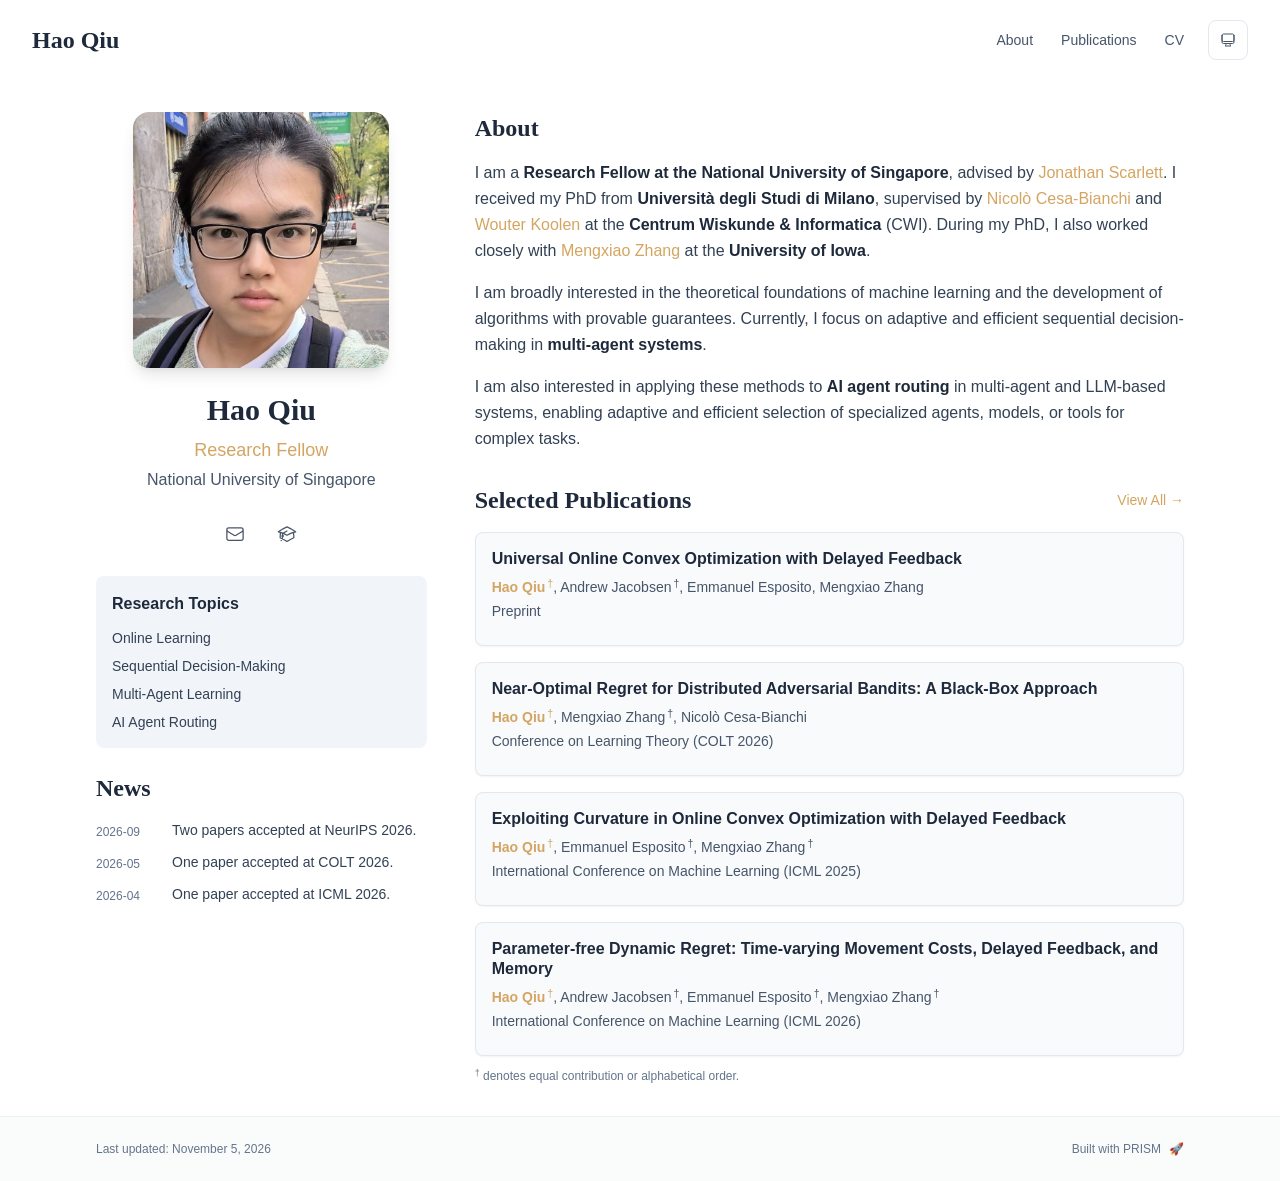
<file: index.html>
<!DOCTYPE html><html lang="en" class="scroll-smooth"><head><meta charSet="utf-8"/><meta name="viewport" content="width=device-width, initial-scale=1"/><link rel="preload" as="image" href="/avatar.jpg"/><link rel="stylesheet" href="/_next/static/css/0f0ed3a03ead60fb.css" data-precedence="next"/><link rel="preload" as="script" fetchPriority="low" href="/_next/static/chunks/webpack-26315814ab64e90c.js"/><script src="/_next/static/chunks/594be1c0-6ae170dead7b0930.js" async=""></script><script src="/_next/static/chunks/172-5ac7b469010a2cfb.js" async=""></script><script src="/_next/static/chunks/main-app-515088f2f0cce254.js" async=""></script><script src="/_next/static/chunks/888-49c37c585af29909.js" async=""></script><script src="/_next/static/chunks/842-acccbd03236f4dfc.js" async=""></script><script src="/_next/static/chunks/800-3b8a0f8f7a1401d0.js" async=""></script><script src="/_next/static/chunks/app/layout-7c42a1c9aaa54ec1.js" async=""></script><script src="/_next/static/chunks/271-d2ed9885f86d4b56.js" async=""></script><script src="/_next/static/chunks/620-1c143b6e38920475.js" async=""></script><script src="/_next/static/chunks/app/page-17a260ae84b84f2a.js" async=""></script><link rel="icon" href="/favicon.svg" type="image/svg+xml"/><script>
              try {
                const theme = localStorage.getItem('theme-storage');
                const parsed = theme ? JSON.parse(theme) : null;
                const setting = parsed?.state?.theme || 'system';
                const prefersDark = typeof window !== 'undefined' && window.matchMedia && window.matchMedia('(prefers-color-scheme: dark)').matches;
                const effective = setting === 'dark' ? 'dark' : (setting === 'light' ? 'light' : (prefersDark ? 'dark' : 'light'));
                var root = document.documentElement;
                root.classList.add(effective);
                root.setAttribute('data-theme', effective);
              } catch (e) {
                var root = document.documentElement;
                root.classList.add('light');
                root.setAttribute('data-theme', 'light');
              }
            </script><script>
    try {
      const cfg = {"enabled":false,"locales":["en"],"defaultLocale":"en","mode":"fixed","fixedLocale":"en","persist":false,"switcher":false,"labels":{"en":"English"}};
      const storageKey = 'locale-storage';
      const normalize = (value) => typeof value === 'string' ? value.trim().replace('_', '-').toLowerCase() : '';
      const matchLocale = (candidate) => {
        const normalized = normalize(candidate);
        if (!normalized) return null;
        if (cfg.locales.includes(normalized)) return normalized;
        const language = normalized.split('-')[0];
        if (cfg.locales.includes(language)) return language;
        return null;
      };

      let resolved = null;

      if (!cfg.enabled) {
        resolved = cfg.defaultLocale;
      } else if (cfg.persist) {
        resolved = matchLocale(localStorage.getItem(storageKey));
      }

      if (!resolved) {
        if (cfg.mode === 'fixed') {
          resolved = cfg.fixedLocale;
        } else {
          resolved = matchLocale(navigator.language);
        }
      }

      if (!resolved) {
        resolved = cfg.defaultLocale;
      }

      const root = document.documentElement;
      root.lang = resolved;
      root.setAttribute('data-locale', resolved);

      if (cfg.persist) {
        localStorage.setItem(storageKey, resolved);
      }
    } catch (e) {
      const root = document.documentElement;
      root.lang = 'en';
      root.setAttribute('data-locale', 'en');
    }
  </script><title>Hao Qiu</title><meta name="description" content="Hao Qiu is a Research Fellow at the National University of Singapore and received his PhD from Università degli Studi di Milano."/><meta name="author" content="Hao Qiu"/><meta name="keywords" content="Hao Qiu,PhD,Research,National University of Singapore"/><meta name="creator" content="Hao Qiu"/><meta name="publisher" content="Hao Qiu"/><meta property="og:title" content="Hao Qiu"/><meta property="og:description" content="Hao Qiu is a Research Fellow at the National University of Singapore and received his PhD from Università degli Studi di Milano."/><meta property="og:site_name" content="Hao Qiu&#x27;s Academic Website"/><meta property="og:locale" content="en_US"/><meta property="og:type" content="website"/><meta name="twitter:card" content="summary"/><meta name="twitter:title" content="Hao Qiu"/><meta name="twitter:description" content="Hao Qiu is a Research Fellow at the National University of Singapore and received his PhD from Università degli Studi di Milano."/><link rel="icon" href="/favicon.svg"/><script>document.querySelectorAll('body link[rel="icon"], body link[rel="apple-touch-icon"]').forEach(el => document.head.appendChild(el))</script><script src="/_next/static/chunks/polyfills-42372ed130431b0a.js" noModule=""></script></head><body class="font-sans antialiased"><div style="visibility:hidden"><nav class="fixed top-0 left-0 right-0 z-50" data-headlessui-state=""><div class="transition-all duration-300 ease-out bg-transparent" style="transform:translateY(-100px)"><div class="max-w-7xl mx-auto px-4 sm:px-6 lg:px-8"><div class="flex justify-between items-center h-16 lg:h-20"><div class="flex-shrink-0" tabindex="0"><a class="text-xl lg:text-2xl font-serif font-semibold text-primary hover:text-accent transition-colors duration-200" href="/">Hao Qiu</a></div><div class="hidden lg:block"><div class="ml-10 flex items-center space-x-3"><div class="relative flex items-baseline space-x-1"><a data-nav-href="/" class="relative px-3 py-2 text-sm font-medium rounded-lg transition-colors duration-150 text-primary" href="/">About</a><a data-nav-href="/publications" class="relative px-3 py-2 text-sm font-medium rounded-lg transition-colors duration-150 text-neutral-600" href="/publications/">Publications</a><a data-nav-href="/cv.pdf" class="relative px-3 py-2 text-sm font-medium rounded-lg transition-colors duration-150 text-neutral-600" href="/cv.pdf" target="_blank" rel="noopener noreferrer">CV</a></div><div class="flex items-center justify-center w-10 h-10 rounded-lg border border-neutral-200 dark:border-[rgba(148,163,184,0.24)] bg-background dark:bg-neutral-800"><div class="w-4 h-4 rounded-full bg-neutral-300 animate-pulse"></div></div></div></div><div class="lg:hidden flex items-center space-x-2"><div class="flex items-center justify-center w-10 h-10 rounded-lg border border-neutral-200 dark:border-[rgba(148,163,184,0.24)] bg-background dark:bg-neutral-800"><div class="w-4 h-4 rounded-full bg-neutral-300 animate-pulse"></div></div><button class="inline-flex items-center justify-center p-2 rounded-md text-neutral-600 hover:text-primary hover:bg-neutral-100 dark:hover:bg-neutral-800 focus:outline-none focus:ring-2 focus:ring-inset focus:ring-accent transition-colors duration-200" id="headlessui-disclosure-button-«R7pdb»" type="button" aria-expanded="false" data-headlessui-state=""><span class="sr-only">Open main menu</span><div><svg xmlns="http://www.w3.org/2000/svg" fill="none" viewBox="0 0 24 24" stroke-width="1.5" stroke="currentColor" aria-hidden="true" data-slot="icon" class="block h-6 w-6"><path stroke-linecap="round" stroke-linejoin="round" d="M3.75 6.75h16.5M3.75 12h16.5m-16.5 5.25h16.5"></path></svg></div></button></div></div></div></div></nav><main class="min-h-screen pt-16 lg:pt-20"><div class="max-w-6xl mx-auto px-4 sm:px-6 lg:px-8 py-8 bg-background min-h-screen"><div class="grid grid-cols-1 lg:grid-cols-3 gap-12"><div class="lg:col-span-1"><div class="sticky top-8" style="opacity:0;transform:translateY(20px)"><div class="w-64 h-64 mx-auto mb-6 rounded-2xl overflow-hidden shadow-lg hover:shadow-xl transition-all duration-200 hover:scale-105"><img alt="Hao Qiu" width="256" height="256" decoding="async" data-nimg="1" class="w-full h-full object-cover object-center" style="color:transparent" src="/avatar.jpg"/></div><div class="text-center mb-6"><h1 class="text-3xl font-serif font-bold text-primary mb-2">Hao Qiu</h1><p class="text-lg text-accent font-medium mb-1">Research Fellow</p><p class="text-neutral-600 mb-2">National University of Singapore</p></div><div class="flex flex-wrap justify-center gap-3 sm:gap-4 mb-6 relative px-2"><div class="relative"><button class="p-2 sm:p-2 transition-colors duration-200 text-neutral-600 dark:text-neutral-400 hover:text-accent" aria-label="Email"><svg xmlns="http://www.w3.org/2000/svg" fill="none" viewBox="0 0 24 24" stroke-width="1.5" stroke="currentColor" aria-hidden="true" data-slot="icon" class="h-5 w-5"><path stroke-linecap="round" stroke-linejoin="round" d="M21.75 6.75v10.5a2.25 2.25 0 0 1-2.25 2.25h-15a2.25 2.25 0 0 1-2.25-2.25V6.75m19.5 0A2.25 2.25 0 0 0 19.5 4.5h-15a2.25 2.25 0 0 0-2.25 2.25m19.5 0v.243a2.25 2.25 0 0 1-1.07 1.916l-7.5 4.615a2.25 2.25 0 0 1-2.36 0L3.32 8.91a2.25 2.25 0 0 1-1.07-1.916V6.75"></path></svg></button></div><a href="https://scholar.google.com/citations?user=1qCDd8cAAAAJ&amp;hl=zh-CN" target="_blank" rel="noopener noreferrer" class="p-2 sm:p-2 text-neutral-600 dark:text-neutral-400 hover:text-accent transition-colors duration-200" aria-label="Google Scholar"><svg xmlns="http://www.w3.org/2000/svg" fill="none" viewBox="0 0 24 24" stroke-width="1.5" stroke="currentColor" aria-hidden="true" data-slot="icon" class="h-5 w-5"><path stroke-linecap="round" stroke-linejoin="round" d="M4.26 10.147a60.438 60.438 0 0 0-.491 6.347A48.62 48.62 0 0 1 12 20.904a48.62 48.62 0 0 1 8.232-4.41 60.46 60.46 0 0 0-.491-6.347m-15.482 0a50.636 50.636 0 0 0-2.658-.813A59.906 59.906 0 0 1 12 3.493a59.903 59.903 0 0 1 10.399 5.84c-.896.248-1.783.52-2.658.814m-15.482 0A50.717 50.717 0 0 1 12 13.489a50.702 50.702 0 0 1 7.74-3.342M6.75 15a.75.75 0 1 0 0-1.5.75.75 0 0 0 0 1.5Zm0 0v-3.675A55.378 55.378 0 0 1 12 8.443m-7.007 11.55A5.981 5.981 0 0 0 6.75 15.75v-1.5"></path></svg></a></div><div class="bg-neutral-100 dark:bg-neutral-800 rounded-lg p-4 mb-6 hover:shadow-lg transition-all duration-200 hover:scale-[1.02]"><h3 class="font-semibold text-primary mb-3">Research Topics</h3><div class="space-y-2 text-sm text-neutral-700 dark:text-neutral-500"><div>Online Learning</div><div>Sequential Decision-Making</div><div>Multi-Agent Learning</div><div>AI Agent Routing</div></div></div><section style="opacity:0;transform:translateY(20px)"><h2 class="text-2xl font-serif font-bold text-primary mb-4">News</h2><div class="space-y-3"><div class="flex items-start space-x-3"><span class="text-xs text-neutral-500 mt-1 w-16 flex-shrink-0">2026-09</span><p class="text-sm text-neutral-700">Two papers accepted at NeurIPS 2026.</p></div><div class="flex items-start space-x-3"><span class="text-xs text-neutral-500 mt-1 w-16 flex-shrink-0">2026-05</span><p class="text-sm text-neutral-700">One paper accepted at COLT 2026.</p></div><div class="flex items-start space-x-3"><span class="text-xs text-neutral-500 mt-1 w-16 flex-shrink-0">2026-04</span><p class="text-sm text-neutral-700">One paper accepted at ICML 2026.</p></div></div></section></div></div><div class="lg:col-span-2 space-y-8"><section id="about" class="scroll-mt-24 space-y-8"><section style="opacity:0;transform:translateY(20px)"><h2 class="text-2xl font-serif font-bold text-primary mb-4">About</h2><div class="text-neutral-700 dark:text-neutral-600 leading-relaxed"><p class="mb-4 last:mb-0">I am a <strong class="font-semibold text-primary">Research Fellow at the National University of Singapore</strong>, advised by <a href="https://www.comp.nus.edu.sg/~scarlett/" node="[object Object]" target="_blank" rel="noopener noreferrer" class="text-accent font-medium transition-all duration-200 rounded hover:bg-accent/10 hover:shadow-sm">Jonathan Scarlett</a>. I received my PhD from <strong class="font-semibold text-primary">Università degli Studi di Milano</strong>, supervised by <a href="https://cesa-bianchi.di.unimi.it/index.html" node="[object Object]" target="_blank" rel="noopener noreferrer" class="text-accent font-medium transition-all duration-200 rounded hover:bg-accent/10 hover:shadow-sm">Nicolò Cesa-Bianchi</a> and <a href="https://wouterkoolen.info/" node="[object Object]" target="_blank" rel="noopener noreferrer" class="text-accent font-medium transition-all duration-200 rounded hover:bg-accent/10 hover:shadow-sm">Wouter Koolen</a> at the <strong class="font-semibold text-primary">Centrum Wiskunde &amp; Informatica</strong> (CWI). During my PhD, I also worked closely with <a href="https://mengxiaoz.github.io/" node="[object Object]" target="_blank" rel="noopener noreferrer" class="text-accent font-medium transition-all duration-200 rounded hover:bg-accent/10 hover:shadow-sm">Mengxiao Zhang</a> at the <strong class="font-semibold text-primary">University of Iowa</strong>.</p>
<p class="mb-4 last:mb-0">I am broadly interested in the theoretical foundations of machine learning and the development of algorithms with provable guarantees. Currently, I focus on adaptive and efficient sequential decision-making in <strong class="font-semibold text-primary">multi-agent systems</strong>.</p><p class="mb-4 last:mb-0">I am also interested in applying these methods to <strong class="font-semibold text-primary">AI agent routing</strong> in multi-agent and LLM-based systems, enabling adaptive and efficient selection of specialized agents, models, or tools for complex tasks.</p></div></section><section style="opacity:0;transform:translateY(20px)"><div class="flex items-center justify-between mb-4"><h2 class="text-2xl font-serif font-bold text-primary">Selected Publications</h2><a class="text-accent hover:text-accent-dark text-sm font-medium transition-all duration-200 rounded hover:bg-accent/10 hover:shadow-sm" href="/publications/">View All<!-- --> →</a></div><div class="space-y-4"><div class="bg-neutral-50 dark:bg-neutral-800 p-4 rounded-lg shadow-sm border border-neutral-200 dark:border-[rgba(148,163,184,0.24)] hover:shadow-lg transition-all duration-200 hover:scale-[1.02]" style="opacity:0;transform:translateY(20px)"><h3 class="font-semibold text-primary mb-2 leading-tight"><a href="https://arxiv.org/abs/2610.28058" target="_blank" rel="noopener noreferrer" class="hover:text-accent transition-colors">Universal Online Convex Optimization with Delayed Feedback</a></h3><p class="text-sm text-neutral-600 dark:text-neutral-500 mb-1"><span><span class="font-semibold text-accent">Hao Qiu</span><sup class="ml-0.5 text-accent">†</sup>, </span><span><span class="">Andrew Jacobsen</span><sup class="ml-0.5 text-neutral-600 dark:text-neutral-500">†</sup>, </span><span><span class="">Emmanuel Esposito</span>, </span><span><span class="">Mengxiao Zhang</span></span></p><p class="text-sm text-neutral-600 dark:text-neutral-500 mb-2">Preprint</p></div><div class="bg-neutral-50 dark:bg-neutral-800 p-4 rounded-lg shadow-sm border border-neutral-200 dark:border-[rgba(148,163,184,0.24)] hover:shadow-lg transition-all duration-200 hover:scale-[1.02]" style="opacity:0;transform:translateY(20px)"><h3 class="font-semibold text-primary mb-2 leading-tight"><a href="https://arxiv.org/abs/2602.06404" target="_blank" rel="noopener noreferrer" class="hover:text-accent transition-colors">Near-Optimal Regret for Distributed Adversarial Bandits: A Black-Box Approach</a></h3><p class="text-sm text-neutral-600 dark:text-neutral-500 mb-1"><span><span class="font-semibold text-accent">Hao Qiu</span><sup class="ml-0.5 text-accent">†</sup>, </span><span><span class="">Mengxiao Zhang</span><sup class="ml-0.5 text-neutral-600 dark:text-neutral-500">†</sup>, </span><span><span class="">Nicolò Cesa-Bianchi</span></span></p><p class="text-sm text-neutral-600 dark:text-neutral-500 mb-2">Conference on Learning Theory (COLT 2026)</p></div><div class="bg-neutral-50 dark:bg-neutral-800 p-4 rounded-lg shadow-sm border border-neutral-200 dark:border-[rgba(148,163,184,0.24)] hover:shadow-lg transition-all duration-200 hover:scale-[1.02]" style="opacity:0;transform:translateY(20px)"><h3 class="font-semibold text-primary mb-2 leading-tight"><a href="https://arxiv.org/abs/2506.07595" target="_blank" rel="noopener noreferrer" class="hover:text-accent transition-colors">Exploiting Curvature in Online Convex Optimization with Delayed Feedback</a></h3><p class="text-sm text-neutral-600 dark:text-neutral-500 mb-1"><span><span class="font-semibold text-accent">Hao Qiu</span><sup class="ml-0.5 text-accent">†</sup>, </span><span><span class="">Emmanuel Esposito</span><sup class="ml-0.5 text-neutral-600 dark:text-neutral-500">†</sup>, </span><span><span class="">Mengxiao Zhang</span><sup class="ml-0.5 text-neutral-600 dark:text-neutral-500">†</sup></span></p><p class="text-sm text-neutral-600 dark:text-neutral-500 mb-2">International Conference on Machine Learning (ICML 2025)</p></div><div class="bg-neutral-50 dark:bg-neutral-800 p-4 rounded-lg shadow-sm border border-neutral-200 dark:border-[rgba(148,163,184,0.24)] hover:shadow-lg transition-all duration-200 hover:scale-[1.02]" style="opacity:0;transform:translateY(20px)"><h3 class="font-semibold text-primary mb-2 leading-tight"><a href="https://arxiv.org/abs/2602.06902" target="_blank" rel="noopener noreferrer" class="hover:text-accent transition-colors">Parameter-free Dynamic Regret: Time-varying Movement Costs, Delayed Feedback, and Memory</a></h3><p class="text-sm text-neutral-600 dark:text-neutral-500 mb-1"><span><span class="font-semibold text-accent">Hao Qiu</span><sup class="ml-0.5 text-accent">†</sup>, </span><span><span class="">Andrew Jacobsen</span><sup class="ml-0.5 text-neutral-600 dark:text-neutral-500">†</sup>, </span><span><span class="">Emmanuel Esposito</span><sup class="ml-0.5 text-neutral-600 dark:text-neutral-500">†</sup>, </span><span><span class="">Mengxiao Zhang</span><sup class="ml-0.5 text-neutral-600 dark:text-neutral-500">†</sup></span></p><p class="text-sm text-neutral-600 dark:text-neutral-500 mb-2">International Conference on Machine Learning (ICML 2026)</p></div></div><p class="mt-3 text-xs text-neutral-500 dark:text-neutral-400"><sup>†</sup> <!-- -->denotes equal contribution or alphabetical order.</p></section></section></div></div></div><!--$--><!--/$--><!--$--><!--/$--></main><footer class="border-t border-neutral-200/50 bg-neutral-50/50 dark:bg-neutral-900/50 dark:border-neutral-700/50"><div class="max-w-6xl mx-auto px-4 sm:px-6 lg:px-8 py-6"><div class="flex flex-col sm:flex-row justify-between items-center gap-2"><p class="text-xs text-neutral-500">Last updated<!-- -->: <!-- -->November 5, 2026</p><p class="text-xs text-neutral-500 flex items-center"><a href="https://github.com/xyjoey/PRISM" target="_blank" rel="noopener noreferrer">Built with PRISM</a><span class="ml-2">🚀</span></p></div></div></footer></div><script src="/_next/static/chunks/webpack-26315814ab64e90c.js" async=""></script><script>(self.__next_f=self.__next_f||[]).push([0])</script><script>self.__next_f.push([1,"1:\"$Sreact.fragment\"\n3:I[4967,[\"888\",\"static/chunks/888-49c37c585af29909.js\",\"842\",\"static/chunks/842-acccbd03236f4dfc.js\",\"800\",\"static/chunks/800-3b8a0f8f7a1401d0.js\",\"177\",\"static/chunks/app/layout-7c42a1c9aaa54ec1.js\"],\"ThemeProvider\"]\n4:I[7040,[\"888\",\"static/chunks/888-49c37c585af29909.js\",\"842\",\"static/chunks/842-acccbd03236f4dfc.js\",\"800\",\"static/chunks/800-3b8a0f8f7a1401d0.js\",\"177\",\"static/chunks/app/layout-7c42a1c9aaa54ec1.js\"],\"LocaleProvider\"]\n5:I[7780,[\"888\",\"static/chunks/888-49c37c585af29909.js\",\"842\",\"static/chunks/842-acccbd03236f4dfc.js\",\"800\",\"static/chunks/800-3b8a0f8f7a1401d0.js\",\"177\",\"static/chunks/app/layout-7c42a1c9aaa54ec1.js\"],\"default\"]\n6:I[1379,[],\"\"]\n7:I[8287,[],\"\"]\n8:I[5364,[\"888\",\"static/chunks/888-49c37c585af29909.js\",\"842\",\"static/chunks/842-acccbd03236f4dfc.js\",\"800\",\"static/chunks/800-3b8a0f8f7a1401d0.js\",\"177\",\"static/chunks/app/layout-7c42a1c9aaa54ec1.js\"],\"default\"]\n9:I[643,[\"888\",\"static/chunks/888-49c37c585af29909.js\",\"271\",\"static/chunks/271-d2ed9885f86d4b56.js\",\"842\",\"static/chunks/842-acccbd03236f4dfc.js\",\"620\",\"static/chunks/620-1c143b6e38920475.js\",\"974\",\"static/chunks/app/page-17a260ae84b84f2a.js\"],\"default\"]\na:I[8257,[],\"MetadataBoundary\"]\nc:I[8257,[],\"OutletBoundary\"]\nf:I[7295,[],\"AsyncMetadataOutlet\"]\n11:I[8257,[],\"ViewportBoundary\"]\n13:I[1414,[],\"\"]\n:HL[\"/_next/static/css/0f0ed3a03ead60fb.css\",\"style\"]\n2:T5c8,\n    try {\n      const cfg = {\"enabled\":false,\"locales\":[\"en\"],\"defaultLocale\":\"en\",\"mode\":\"fixed\",\"fixedLocale\":\"en\",\"persist\":false,\"switcher\":false,\"labels\":{\"en\":\"English\"}};\n      const storageKey = 'locale-storage';\n      const normalize = (value) => typeof value === 'string' ? value.trim().replace('_', '-').toLowerCase() : '';\n      const matchLocale = (candidate) => {\n        const normalized = normalize(candidate);\n        if (!normalized) return null;\n        if (cfg.locales.includes(normalized)) return normalized;\n        const language = normalized.split('-')[0];\n        if (cfg.locales.includes(language)) return language;\n        return null;\n  "])</script><script>self.__next_f.push([1,"    };\n\n      let resolved = null;\n\n      if (!cfg.enabled) {\n        resolved = cfg.defaultLocale;\n      } else if (cfg.persist) {\n        resolved = matchLocale(localStorage.getItem(storageKey));\n      }\n\n      if (!resolved) {\n        if (cfg.mode === 'fixed') {\n          resolved = cfg.fixedLocale;\n        } else {\n          resolved = matchLocale(navigator.language);\n        }\n      }\n\n      if (!resolved) {\n        resolved = cfg.defaultLocale;\n      }\n\n      const root = document.documentElement;\n      root.lang = resolved;\n      root.setAttribute('data-locale', resolved);\n\n      if (cfg.persist) {\n        localStorage.setItem(storageKey, resolved);\n      }\n    } catch (e) {\n      const root = document.documentElement;\n      root.lang = 'en';\n      root.setAttribute('data-locale', 'en');\n    }\n  "])</script><script>self.__next_f.push([1,"0:{\"P\":null,\"b\":\"4PyNMyWjgPs3dt6mYCtUz\",\"p\":\"\",\"c\":[\"\",\"\"],\"i\":false,\"f\":[[[\"\",{\"children\":[\"__PAGE__\",{}]},\"$undefined\",\"$undefined\",true],[\"\",[\"$\",\"$1\",\"c\",{\"children\":[[[\"$\",\"link\",\"0\",{\"rel\":\"stylesheet\",\"href\":\"/_next/static/css/0f0ed3a03ead60fb.css\",\"precedence\":\"next\",\"crossOrigin\":\"$undefined\",\"nonce\":\"$undefined\"}]],[\"$\",\"html\",null,{\"lang\":\"en\",\"className\":\"scroll-smooth\",\"suppressHydrationWarning\":true,\"children\":[[\"$\",\"head\",null,{\"children\":[[\"$\",\"link\",null,{\"rel\":\"icon\",\"href\":\"/favicon.svg\",\"type\":\"image/svg+xml\"}],[\"$\",\"script\",null,{\"dangerouslySetInnerHTML\":{\"__html\":\"\\n              try {\\n                const theme = localStorage.getItem('theme-storage');\\n                const parsed = theme ? JSON.parse(theme) : null;\\n                const setting = parsed?.state?.theme || 'system';\\n                const prefersDark = typeof window !== 'undefined' && window.matchMedia && window.matchMedia('(prefers-color-scheme: dark)').matches;\\n                const effective = setting === 'dark' ? 'dark' : (setting === 'light' ? 'light' : (prefersDark ? 'dark' : 'light'));\\n                var root = document.documentElement;\\n                root.classList.add(effective);\\n                root.setAttribute('data-theme', effective);\\n              } catch (e) {\\n                var root = document.documentElement;\\n                root.classList.add('light');\\n                root.setAttribute('data-theme', 'light');\\n              }\\n            \"}}],[\"$\",\"script\",null,{\"dangerouslySetInnerHTML\":{\"__html\":\"$2\"}}]]}],[\"$\",\"body\",null,{\"className\":\"font-sans antialiased\",\"children\":[\"$\",\"$L3\",null,{\"children\":[\"$\",\"$L4\",null,{\"config\":{\"enabled\":false,\"locales\":[\"en\"],\"defaultLocale\":\"en\",\"mode\":\"fixed\",\"fixedLocale\":\"en\",\"persist\":false,\"switcher\":false,\"labels\":{\"en\":\"English\"}},\"children\":[[\"$\",\"$L5\",null,{\"items\":[{\"title\":\"About\",\"type\":\"page\",\"target\":\"about\",\"href\":\"/\"},{\"title\":\"Publications\",\"type\":\"page\",\"target\":\"publications\",\"href\":\"/publications\"},{\"title\":\"CV\",\"type\":\"link\",\"target\":\"cv\",\"href\":\"/cv.pdf\"}],\"siteTitle\":\"Hao Qiu\",\"enableOnePageMode\":false,\"i18n\":\"$0:f:0:1:1:props:children:1:props:children:1:props:children:props:children:props:config\",\"itemsByLocale\":{\"en\":[{\"title\":\"About\",\"type\":\"page\",\"target\":\"about\",\"href\":\"/\"},{\"title\":\"Publications\",\"type\":\"page\",\"target\":\"publications\",\"href\":\"/publications\"},{\"title\":\"CV\",\"type\":\"link\",\"target\":\"cv\",\"href\":\"/cv.pdf\"}]},\"siteTitleByLocale\":{\"en\":\"Hao Qiu\"}}],[\"$\",\"main\",null,{\"className\":\"min-h-screen pt-16 lg:pt-20\",\"children\":[\"$\",\"$L6\",null,{\"parallelRouterKey\":\"children\",\"error\":\"$undefined\",\"errorStyles\":\"$undefined\",\"errorScripts\":\"$undefined\",\"template\":[\"$\",\"$L7\",null,{}],\"templateStyles\":\"$undefined\",\"templateScripts\":\"$undefined\",\"notFound\":[[[\"$\",\"title\",null,{\"children\":\"404: This page could not be found.\"}],[\"$\",\"div\",null,{\"style\":{\"fontFamily\":\"system-ui,\\\"Segoe UI\\\",Roboto,Helvetica,Arial,sans-serif,\\\"Apple Color Emoji\\\",\\\"Segoe UI Emoji\\\"\",\"height\":\"100vh\",\"textAlign\":\"center\",\"display\":\"flex\",\"flexDirection\":\"column\",\"alignItems\":\"center\",\"justifyContent\":\"center\"},\"children\":[\"$\",\"div\",null,{\"children\":[[\"$\",\"style\",null,{\"dangerouslySetInnerHTML\":{\"__html\":\"body{color:#000;background:#fff;margin:0}.next-error-h1{border-right:1px solid rgba(0,0,0,.3)}@media (prefers-color-scheme:dark){body{color:#fff;background:#000}.next-error-h1{border-right:1px solid rgba(255,255,255,.3)}}\"}}],[\"$\",\"h1\",null,{\"className\":\"next-error-h1\",\"style\":{\"display\":\"inline-block\",\"margin\":\"0 20px 0 0\",\"padding\":\"0 23px 0 0\",\"fontSize\":24,\"fontWeight\":500,\"verticalAlign\":\"top\",\"lineHeight\":\"49px\"},\"children\":404}],[\"$\",\"div\",null,{\"style\":{\"display\":\"inline-block\"},\"children\":[\"$\",\"h2\",null,{\"style\":{\"fontSize\":14,\"fontWeight\":400,\"lineHeight\":\"49px\",\"margin\":0},\"children\":\"This page could not be found.\"}]}]]}]}]],[]],\"forbidden\":\"$undefined\",\"unauthorized\":\"$undefined\"}]}],[\"$\",\"$L8\",null,{\"lastUpdated\":\"November 5, 2026\",\"lastUpdatedByLocale\":{\"en\":\"November 5, 2026\"},\"defaultLocale\":\"en\"}]]}]}]}]]}]]}],{\"children\":[\"__PAGE__\",[\"$\",\"$1\",\"c\",{\"children\":[[\"$\",\"$L9\",null,{\"dataByLocale\":{\"en\":{\"author\":{\"name\":\"Hao Qiu\",\"title\":\"Research Fellow\",\"institution\":\"National University of Singapore\",\"avatar\":\"/avatar.jpg\"},\"social\":{\"email\":\"qiuhaosai@gmail.com\",\"google_scholar\":\"https://scholar.google.com/citations?user=1qCDd8cAAAAJ&hl=zh-CN\"},\"features\":{\"enable_likes\":false,\"enable_one_page_mode\":false},\"enableOnePageMode\":false,\"researchInterests\":[\"Online Learning\",\"Sequential Decision-Making\",\"Multi-Agent Learning\",\"AI Agent Routing\"],\"pagesToShow\":[{\"type\":\"about\",\"id\":\"about\",\"sections\":[{\"id\":\"about\",\"type\":\"markdown\",\"source\":\"bio.md\",\"title\":\"About\",\"content\":\"I am a **Research Fellow at the National University of Singapore**, advised by [Jonathan Scarlett](https://www.comp.nus.edu.sg/~scarlett/). I received my PhD from **Università degli Studi di Milano**, supervised by [Nicolò Cesa-Bianchi](https://cesa-bianchi.di.unimi.it/index.html) and [Wouter Koolen](https://wouterkoolen.info/) at the **Centrum Wiskunde & Informatica** (CWI). During my PhD, I also worked closely with [Mengxiao Zhang](https://mengxiaoz.github.io/) at the **University of Iowa**.\\n\\nI am broadly interested in the theoretical foundations of machine learning and the development of algorithms with provable guarantees. Currently, I focus on adaptive and efficient sequential decision-making in **multi-agent systems**.\\n\\nI am also interested in applying these methods to **AI agent routing** in multi-agent and LLM-based systems, enabling adaptive and efficient selection of specialized agents, models, or tools for complex tasks.\\n\"},{\"id\":\"featured_publications\",\"type\":\"publications\",\"title\":\"Selected Publications\",\"filter\":\"selected\",\"limit\":4,\"publications\":[{\"id\":\"qiu2026universaldelayed\",\"title\":\"Universal Online Convex Optimization with Delayed Feedback\",\"titleNodes\":[{\"type\":\"text\",\"text\":\"Universal Online Convex Optimization with Delayed Feedback\"}],\"authors\":[{\"name\":\"Hao Qiu\",\"isHighlighted\":true,\"isCorresponding\":false,\"isEqualContribution\":true},{\"name\":\"Andrew Jacobsen\",\"isHighlighted\":false,\"isCorresponding\":false,\"isEqualContribution\":true},{\"name\":\"Emmanuel Esposito\",\"isHighlighted\":false,\"isCorresponding\":false,\"isEqualContribution\":false},{\"name\":\"Mengxiao Zhang\",\"isHighlighted\":false,\"isCorresponding\":false,\"isEqualContribution\":false}],\"year\":2026,\"type\":\"preprint\",\"status\":\"published\",\"tags\":[\"Machine Learning\",\"Online Optimization\",\"Delayed Feedback\"],\"keywords\":[\"Machine Learning\",\"Online Optimization\",\"Delayed Feedback\"],\"researchArea\":\"machine-learning\",\"journal\":\"arXiv preprint arXiv:2610.28058\",\"conference\":\"\",\"url\":\"https://arxiv.org/abs/2610.28058\",\"abstract\":\"\",\"description\":\"\",\"publishedDate\":\"2026-10-20\",\"selected\":true,\"bibtex\":\"@misc{qiu2026universaldelayed,\\n  title = {Universal Online Convex Optimization With Delayed Feedback},\\n  author = {Hao Qiu and Andrew Jacobsen and Emmanuel Esposito and Mengxiao Zhang},\\n  year = {2026},\\n  eprint = {2610.28058},\\n  archivePrefix = {arXiv},\\n  primaryClass = {cs.LG},\\n  url = {https://arxiv.org/abs/2610.28058}\\n}\",\"selectedOrder\":1,\"displayVenue\":\"Preprint\"},{\"id\":\"qiu2026distributedbandits\",\"title\":\"Near-Optimal Regret for Distributed Adversarial Bandits: A Black-Box Approach\",\"titleNodes\":[{\"type\":\"text\",\"text\":\"Near-Optimal Regret for Distributed Adversarial Bandits: A Black-Box Approach\"}],\"authors\":[{\"name\":\"Hao Qiu\",\"isHighlighted\":true,\"isCorresponding\":false,\"isEqualContribution\":true},{\"name\":\"Mengxiao Zhang\",\"isHighlighted\":false,\"isCorresponding\":false,\"isEqualContribution\":true},{\"name\":\"Nicolò Cesa-Bianchi\",\"isHighlighted\":false,\"isCorresponding\":false,\"isEqualContribution\":false}],\"year\":2026,\"type\":\"conference\",\"status\":\"published\",\"tags\":[\"Machine Learning\",\"Distributed Learning\",\"Adversarial Bandits\",\"Regret Analysis\"],\"keywords\":[\"Machine Learning\",\"Distributed Learning\",\"Adversarial Bandits\",\"Regret Analysis\"],\"researchArea\":\"machine-learning\",\"journal\":\"\",\"conference\":\"Conference on Learning Theory (COLT)\",\"volume\":\"336\",\"pages\":\"5465--5517\",\"url\":\"https://arxiv.org/abs/2602.06404\",\"abstract\":\"\",\"description\":\"\",\"publishedDate\":\"2026-06-29\",\"selected\":true,\"selectedOrder\":2,\"bibtex\":\"@inproceedings{qiu2026distributedbandits,\\n  title = {Near-Optimal Regret for Distributed Adversarial Bandits: A Black-Box Approach},\\n  author = {Hao Qiu and Mengxiao Zhang and Nicolò Cesa-Bianchi},\\n  year = {2026},\\n  booktitle = {Conference on Learning Theory (COLT)},\\n  pages = {5465--5517},\\n  volume = {336},\\n  series = {Proceedings of Machine Learning Research},\\n  publisher = {PMLR},\\n  url = {https://arxiv.org/abs/2602.06404}\\n}\"},{\"id\":\"qiu2025curvature\",\"title\":\"Exploiting Curvature in Online Convex Optimization with Delayed Feedback\",\"titleNodes\":[{\"type\":\"text\",\"text\":\"Exploiting Curvature in Online Convex Optimization with Delayed Feedback\"}],\"authors\":[{\"name\":\"Hao Qiu\",\"isHighlighted\":true,\"isCorresponding\":false,\"isEqualContribution\":true},{\"name\":\"Emmanuel Esposito\",\"isHighlighted\":false,\"isCorresponding\":false,\"isEqualContribution\":true},{\"name\":\"Mengxiao Zhang\",\"isHighlighted\":false,\"isCorresponding\":false,\"isEqualContribution\":true}],\"year\":2025,\"type\":\"conference\",\"status\":\"published\",\"tags\":[\"Machine Learning\",\"Online Learning\",\"Online Convex Optimization\",\"Delayed Feedback\"],\"keywords\":[\"Machine Learning\",\"Online Learning\",\"Online Convex Optimization\",\"Delayed Feedback\"],\"researchArea\":\"machine-learning\",\"journal\":\"\",\"conference\":\"International Conference on Machine Learning (ICML)\",\"volume\":\"267\",\"pages\":\"50448--50479\",\"url\":\"https://arxiv.org/abs/2506.07595\",\"abstract\":\"\",\"description\":\"\",\"publishedDate\":\"2025-07-13\",\"selected\":true,\"selectedOrder\":3,\"bibtex\":\"@inproceedings{qiu2025curvature,\\n  title = {Exploiting Curvature in Online Convex Optimization with Delayed Feedback},\\n  author = {Hao Qiu and Emmanuel Esposito and Mengxiao Zhang},\\n  year = {2025},\\n  booktitle = {International Conference on Machine Learning (ICML)},\\n  pages = {50448--50479},\\n  volume = {267},\\n  series = {Proceedings of Machine Learning Research},\\n  publisher = {PMLR},\\n  url = {https://arxiv.org/abs/2506.07595}\\n}\"},{\"id\":\"qiu2026parameterfree\",\"title\":\"Parameter-free Dynamic Regret: Time-varying Movement Costs, Delayed Feedback, and Memory\",\"titleNodes\":[{\"type\":\"text\",\"text\":\"Parameter-free Dynamic Regret: Time-varying Movement Costs, Delayed Feedback, and Memory\"}],\"authors\":[{\"name\":\"Hao Qiu\",\"isHighlighted\":true,\"isCorresponding\":false,\"isEqualContribution\":true},{\"name\":\"Andrew Jacobsen\",\"isHighlighted\":false,\"isCorresponding\":false,\"isEqualContribution\":true},{\"name\":\"Emmanuel Esposito\",\"isHighlighted\":false,\"isCorresponding\":false,\"isEqualContribution\":true},{\"name\":\"Mengxiao Zhang\",\"isHighlighted\":false,\"isCorresponding\":false,\"isEqualContribution\":true}],\"year\":2026,\"type\":\"conference\",\"status\":\"published\",\"tags\":[\"Machine Learning\",\"Online Learning\",\"Dynamic Regret\",\"Delayed Feedback\"],\"keywords\":[\"Machine Learning\",\"Online Learning\",\"Dynamic Regret\",\"Delayed Feedback\"],\"researchArea\":\"machine-learning\",\"journal\":\"\",\"conference\":\"International Conference on Machine Learning (ICML)\",\"volume\":\"306\",\"url\":\"https://arxiv.org/abs/2602.06902\",\"abstract\":\"\",\"description\":\"\",\"publishedDate\":\"2026-07-06\",\"selected\":true,\"selectedOrder\":4,\"bibtex\":\"@inproceedings{qiu2026parameterfree,\\n  title = {Parameter-free Dynamic Regret: Time-varying Movement Costs, Delayed Feedback, and Memory},\\n  author = {Hao Qiu and Andrew Jacobsen and Emmanuel Esposito and Mengxiao Zhang},\\n  year = {2026},\\n  booktitle = {International Conference on Machine Learning (ICML)},\\n  volume = {306},\\n  series = {Proceedings of Machine Learning Research},\\n  publisher = {PMLR},\\n  url = {https://arxiv.org/abs/2602.06902}\\n}\"}]},{\"id\":\"news\",\"type\":\"list\",\"title\":\"News\",\"source\":\"news.toml\",\"items\":[{\"date\":\"2026-09\",\"content\":\"Two papers accepted at NeurIPS 2026.\"},{\"date\":\"2026-05\",\"content\":\"One paper accepted at COLT 2026.\"},{\"date\":\"2026-04\",\"content\":\"One paper accepted at ICML 2026.\"}]}]}]}},\"defaultLocale\":\"en\"}],[\"$\",\"$La\",null,{\"children\":\"$Lb\"}],null,[\"$\",\"$Lc\",null,{\"children\":[\"$Ld\",\"$Le\",[\"$\",\"$Lf\",null,{\"promise\":\"$@10\"}]]}]]}],{},null,false]},null,false],[\"$\",\"$1\",\"h\",{\"children\":[null,[\"$\",\"$1\",\"fzX0n_hZYVjwOl7uZLFU1\",{\"children\":[[\"$\",\"$L11\",null,{\"children\":\"$L12\"}],null]}],null]}],false]],\"m\":\"$undefined\",\"G\":[\"$13\",\"$undefined\"],\"s\":false,\"S\":true}\n"])</script><script>self.__next_f.push([1,"14:\"$Sreact.suspense\"\n15:I[7295,[],\"AsyncMetadata\"]\nb:[\"$\",\"$14\",null,{\"fallback\":null,\"children\":[\"$\",\"$L15\",null,{\"promise\":\"$@16\"}]}]\n"])</script><script>self.__next_f.push([1,"e:null\n"])</script><script>self.__next_f.push([1,"12:[[\"$\",\"meta\",\"0\",{\"charSet\":\"utf-8\"}],[\"$\",\"meta\",\"1\",{\"name\":\"viewport\",\"content\":\"width=device-width, initial-scale=1\"}]]\nd:null\n"])</script><script>self.__next_f.push([1,"16:{\"metadata\":[[\"$\",\"title\",\"0\",{\"children\":\"Hao Qiu\"}],[\"$\",\"meta\",\"1\",{\"name\":\"description\",\"content\":\"Hao Qiu is a Research Fellow at the National University of Singapore and received his PhD from Università degli Studi di Milano.\"}],[\"$\",\"meta\",\"2\",{\"name\":\"author\",\"content\":\"Hao Qiu\"}],[\"$\",\"meta\",\"3\",{\"name\":\"keywords\",\"content\":\"Hao Qiu,PhD,Research,National University of Singapore\"}],[\"$\",\"meta\",\"4\",{\"name\":\"creator\",\"content\":\"Hao Qiu\"}],[\"$\",\"meta\",\"5\",{\"name\":\"publisher\",\"content\":\"Hao Qiu\"}],[\"$\",\"meta\",\"6\",{\"property\":\"og:title\",\"content\":\"Hao Qiu\"}],[\"$\",\"meta\",\"7\",{\"property\":\"og:description\",\"content\":\"Hao Qiu is a Research Fellow at the National University of Singapore and received his PhD from Università degli Studi di Milano.\"}],[\"$\",\"meta\",\"8\",{\"property\":\"og:site_name\",\"content\":\"Hao Qiu's Academic Website\"}],[\"$\",\"meta\",\"9\",{\"property\":\"og:locale\",\"content\":\"en_US\"}],[\"$\",\"meta\",\"10\",{\"property\":\"og:type\",\"content\":\"website\"}],[\"$\",\"meta\",\"11\",{\"name\":\"twitter:card\",\"content\":\"summary\"}],[\"$\",\"meta\",\"12\",{\"name\":\"twitter:title\",\"content\":\"Hao Qiu\"}],[\"$\",\"meta\",\"13\",{\"name\":\"twitter:description\",\"content\":\"Hao Qiu is a Research Fellow at the National University of Singapore and received his PhD from Università degli Studi di Milano.\"}],[\"$\",\"link\",\"14\",{\"rel\":\"icon\",\"href\":\"/favicon.svg\"}]],\"error\":null,\"digest\":\"$undefined\"}\n10:{\"metadata\":\"$16:metadata\",\"error\":null,\"digest\":\"$undefined\"}\n"])</script></body></html>
</file>
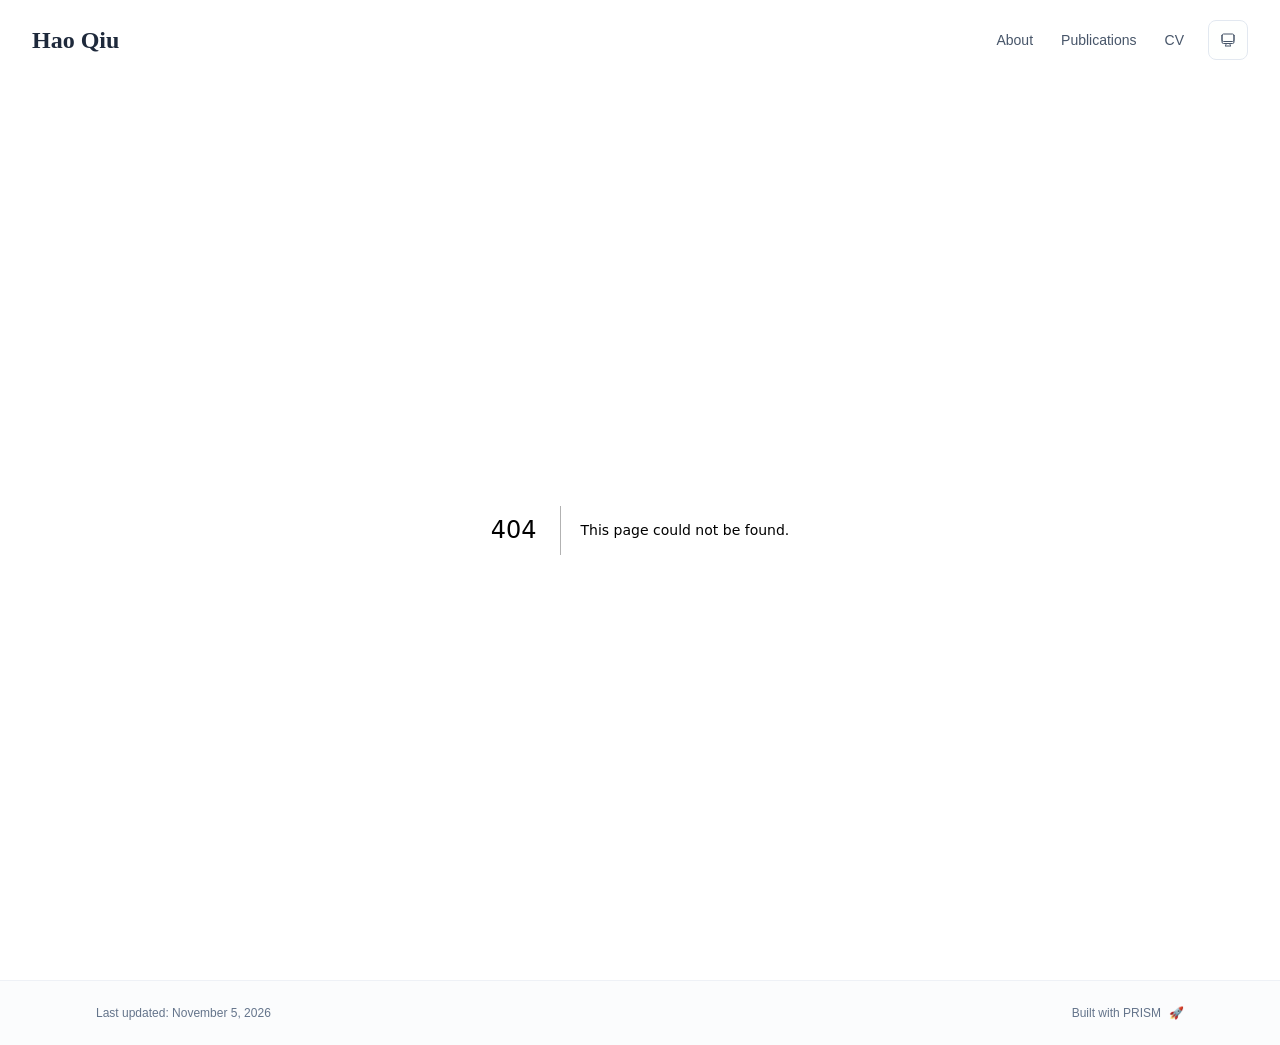
<file: 404/index.html>
<!DOCTYPE html><html lang="en" class="scroll-smooth"><head><meta charSet="utf-8"/><meta name="viewport" content="width=device-width, initial-scale=1"/><link rel="stylesheet" href="/_next/static/css/0f0ed3a03ead60fb.css" data-precedence="next"/><link rel="preload" as="script" fetchPriority="low" href="/_next/static/chunks/webpack-26315814ab64e90c.js"/><script src="/_next/static/chunks/594be1c0-6ae170dead7b0930.js" async=""></script><script src="/_next/static/chunks/172-5ac7b469010a2cfb.js" async=""></script><script src="/_next/static/chunks/main-app-515088f2f0cce254.js" async=""></script><script src="/_next/static/chunks/888-49c37c585af29909.js" async=""></script><script src="/_next/static/chunks/842-acccbd03236f4dfc.js" async=""></script><script src="/_next/static/chunks/800-3b8a0f8f7a1401d0.js" async=""></script><script src="/_next/static/chunks/app/layout-7c42a1c9aaa54ec1.js" async=""></script><meta name="robots" content="noindex"/><title>404: This page could not be found.</title><link rel="icon" href="/favicon.svg" type="image/svg+xml"/><script>
              try {
                const theme = localStorage.getItem('theme-storage');
                const parsed = theme ? JSON.parse(theme) : null;
                const setting = parsed?.state?.theme || 'system';
                const prefersDark = typeof window !== 'undefined' && window.matchMedia && window.matchMedia('(prefers-color-scheme: dark)').matches;
                const effective = setting === 'dark' ? 'dark' : (setting === 'light' ? 'light' : (prefersDark ? 'dark' : 'light'));
                var root = document.documentElement;
                root.classList.add(effective);
                root.setAttribute('data-theme', effective);
              } catch (e) {
                var root = document.documentElement;
                root.classList.add('light');
                root.setAttribute('data-theme', 'light');
              }
            </script><script>
    try {
      const cfg = {"enabled":false,"locales":["en"],"defaultLocale":"en","mode":"fixed","fixedLocale":"en","persist":false,"switcher":false,"labels":{"en":"English"}};
      const storageKey = 'locale-storage';
      const normalize = (value) => typeof value === 'string' ? value.trim().replace('_', '-').toLowerCase() : '';
      const matchLocale = (candidate) => {
        const normalized = normalize(candidate);
        if (!normalized) return null;
        if (cfg.locales.includes(normalized)) return normalized;
        const language = normalized.split('-')[0];
        if (cfg.locales.includes(language)) return language;
        return null;
      };

      let resolved = null;

      if (!cfg.enabled) {
        resolved = cfg.defaultLocale;
      } else if (cfg.persist) {
        resolved = matchLocale(localStorage.getItem(storageKey));
      }

      if (!resolved) {
        if (cfg.mode === 'fixed') {
          resolved = cfg.fixedLocale;
        } else {
          resolved = matchLocale(navigator.language);
        }
      }

      if (!resolved) {
        resolved = cfg.defaultLocale;
      }

      const root = document.documentElement;
      root.lang = resolved;
      root.setAttribute('data-locale', resolved);

      if (cfg.persist) {
        localStorage.setItem(storageKey, resolved);
      }
    } catch (e) {
      const root = document.documentElement;
      root.lang = 'en';
      root.setAttribute('data-locale', 'en');
    }
  </script><title>Hao Qiu</title><meta name="description" content="Hao Qiu is a Research Fellow at the National University of Singapore and received his PhD from Università degli Studi di Milano."/><meta name="author" content="Hao Qiu"/><meta name="keywords" content="Hao Qiu,PhD,Research,National University of Singapore"/><meta name="creator" content="Hao Qiu"/><meta name="publisher" content="Hao Qiu"/><meta property="og:title" content="Hao Qiu"/><meta property="og:description" content="Hao Qiu is a Research Fellow at the National University of Singapore and received his PhD from Università degli Studi di Milano."/><meta property="og:site_name" content="Hao Qiu&#x27;s Academic Website"/><meta property="og:locale" content="en_US"/><meta property="og:type" content="website"/><meta name="twitter:card" content="summary"/><meta name="twitter:title" content="Hao Qiu"/><meta name="twitter:description" content="Hao Qiu is a Research Fellow at the National University of Singapore and received his PhD from Università degli Studi di Milano."/><link rel="icon" href="/favicon.svg"/><script>document.querySelectorAll('body link[rel="icon"], body link[rel="apple-touch-icon"]').forEach(el => document.head.appendChild(el))</script><script src="/_next/static/chunks/polyfills-42372ed130431b0a.js" noModule=""></script></head><body class="font-sans antialiased"><div style="visibility:hidden"><nav class="fixed top-0 left-0 right-0 z-50" data-headlessui-state=""><div class="transition-all duration-300 ease-out bg-transparent" style="transform:translateY(-100px)"><div class="max-w-7xl mx-auto px-4 sm:px-6 lg:px-8"><div class="flex justify-between items-center h-16 lg:h-20"><div class="flex-shrink-0" tabindex="0"><a class="text-xl lg:text-2xl font-serif font-semibold text-primary hover:text-accent transition-colors duration-200" href="/">Hao Qiu</a></div><div class="hidden lg:block"><div class="ml-10 flex items-center space-x-3"><div class="relative flex items-baseline space-x-1"><a data-nav-href="/" class="relative px-3 py-2 text-sm font-medium rounded-lg transition-colors duration-150 text-neutral-600" href="/">About</a><a data-nav-href="/publications" class="relative px-3 py-2 text-sm font-medium rounded-lg transition-colors duration-150 text-neutral-600" href="/publications/">Publications</a><a data-nav-href="/cv.pdf" class="relative px-3 py-2 text-sm font-medium rounded-lg transition-colors duration-150 text-neutral-600" href="/cv.pdf" target="_blank" rel="noopener noreferrer">CV</a></div><div class="flex items-center justify-center w-10 h-10 rounded-lg border border-neutral-200 dark:border-[rgba(148,163,184,0.24)] bg-background dark:bg-neutral-800"><div class="w-4 h-4 rounded-full bg-neutral-300 animate-pulse"></div></div></div></div><div class="lg:hidden flex items-center space-x-2"><div class="flex items-center justify-center w-10 h-10 rounded-lg border border-neutral-200 dark:border-[rgba(148,163,184,0.24)] bg-background dark:bg-neutral-800"><div class="w-4 h-4 rounded-full bg-neutral-300 animate-pulse"></div></div><button class="inline-flex items-center justify-center p-2 rounded-md text-neutral-600 hover:text-primary hover:bg-neutral-100 dark:hover:bg-neutral-800 focus:outline-none focus:ring-2 focus:ring-inset focus:ring-accent transition-colors duration-200" id="headlessui-disclosure-button-«R7pdb»" type="button" aria-expanded="false" data-headlessui-state=""><span class="sr-only">Open main menu</span><div><svg xmlns="http://www.w3.org/2000/svg" fill="none" viewBox="0 0 24 24" stroke-width="1.5" stroke="currentColor" aria-hidden="true" data-slot="icon" class="block h-6 w-6"><path stroke-linecap="round" stroke-linejoin="round" d="M3.75 6.75h16.5M3.75 12h16.5m-16.5 5.25h16.5"></path></svg></div></button></div></div></div></div></nav><main class="min-h-screen pt-16 lg:pt-20"><div style="font-family:system-ui,&quot;Segoe UI&quot;,Roboto,Helvetica,Arial,sans-serif,&quot;Apple Color Emoji&quot;,&quot;Segoe UI Emoji&quot;;height:100vh;text-align:center;display:flex;flex-direction:column;align-items:center;justify-content:center"><div><style>body{color:#000;background:#fff;margin:0}.next-error-h1{border-right:1px solid rgba(0,0,0,.3)}@media (prefers-color-scheme:dark){body{color:#fff;background:#000}.next-error-h1{border-right:1px solid rgba(255,255,255,.3)}}</style><h1 class="next-error-h1" style="display:inline-block;margin:0 20px 0 0;padding:0 23px 0 0;font-size:24px;font-weight:500;vertical-align:top;line-height:49px">404</h1><div style="display:inline-block"><h2 style="font-size:14px;font-weight:400;line-height:49px;margin:0">This page could not be found.</h2></div></div></div><!--$--><!--/$--><!--$--><!--/$--></main><footer class="border-t border-neutral-200/50 bg-neutral-50/50 dark:bg-neutral-900/50 dark:border-neutral-700/50"><div class="max-w-6xl mx-auto px-4 sm:px-6 lg:px-8 py-6"><div class="flex flex-col sm:flex-row justify-between items-center gap-2"><p class="text-xs text-neutral-500">Last updated<!-- -->: <!-- -->November 5, 2026</p><p class="text-xs text-neutral-500 flex items-center"><a href="https://github.com/xyjoey/PRISM" target="_blank" rel="noopener noreferrer">Built with PRISM</a><span class="ml-2">🚀</span></p></div></div></footer></div><script src="/_next/static/chunks/webpack-26315814ab64e90c.js" async=""></script><script>(self.__next_f=self.__next_f||[]).push([0])</script><script>self.__next_f.push([1,"1:\"$Sreact.fragment\"\n3:I[4967,[\"888\",\"static/chunks/888-49c37c585af29909.js\",\"842\",\"static/chunks/842-acccbd03236f4dfc.js\",\"800\",\"static/chunks/800-3b8a0f8f7a1401d0.js\",\"177\",\"static/chunks/app/layout-7c42a1c9aaa54ec1.js\"],\"ThemeProvider\"]\n4:I[7040,[\"888\",\"static/chunks/888-49c37c585af29909.js\",\"842\",\"static/chunks/842-acccbd03236f4dfc.js\",\"800\",\"static/chunks/800-3b8a0f8f7a1401d0.js\",\"177\",\"static/chunks/app/layout-7c42a1c9aaa54ec1.js\"],\"LocaleProvider\"]\n5:I[7780,[\"888\",\"static/chunks/888-49c37c585af29909.js\",\"842\",\"static/chunks/842-acccbd03236f4dfc.js\",\"800\",\"static/chunks/800-3b8a0f8f7a1401d0.js\",\"177\",\"static/chunks/app/layout-7c42a1c9aaa54ec1.js\"],\"default\"]\n6:I[1379,[],\"\"]\n7:I[8287,[],\"\"]\n8:I[5364,[\"888\",\"static/chunks/888-49c37c585af29909.js\",\"842\",\"static/chunks/842-acccbd03236f4dfc.js\",\"800\",\"static/chunks/800-3b8a0f8f7a1401d0.js\",\"177\",\"static/chunks/app/layout-7c42a1c9aaa54ec1.js\"],\"default\"]\n9:I[8257,[],\"MetadataBoundary\"]\nb:I[8257,[],\"OutletBoundary\"]\ne:I[7295,[],\"AsyncMetadataOutlet\"]\n10:I[8257,[],\"ViewportBoundary\"]\n12:I[1414,[],\"\"]\n:HL[\"/_next/static/css/0f0ed3a03ead60fb.css\",\"style\"]\n2:T5c8,\n    try {\n      const cfg = {\"enabled\":false,\"locales\":[\"en\"],\"defaultLocale\":\"en\",\"mode\":\"fixed\",\"fixedLocale\":\"en\",\"persist\":false,\"switcher\":false,\"labels\":{\"en\":\"English\"}};\n      const storageKey = 'locale-storage';\n      const normalize = (value) => typeof value === 'string' ? value.trim().replace('_', '-').toLowerCase() : '';\n      const matchLocale = (candidate) => {\n        const normalized = normalize(candidate);\n        if (!normalized) return null;\n        if (cfg.locales.includes(normalized)) return normalized;\n        const language = normalized.split('-')[0];\n        if (cfg.locales.includes(language)) return language;\n        return null;\n      };\n\n      let resolved = null;\n\n      if (!cfg.enabled) {\n        resolved = cfg.defaultLocale;\n      } else if (cfg.persist) {\n        resolved = matchLocale(localStorage.getItem(storageKey));\n      }\n\n      if (!resolved) {\n        if (cfg.mode === '"])</script><script>self.__next_f.push([1,"fixed') {\n          resolved = cfg.fixedLocale;\n        } else {\n          resolved = matchLocale(navigator.language);\n        }\n      }\n\n      if (!resolved) {\n        resolved = cfg.defaultLocale;\n      }\n\n      const root = document.documentElement;\n      root.lang = resolved;\n      root.setAttribute('data-locale', resolved);\n\n      if (cfg.persist) {\n        localStorage.setItem(storageKey, resolved);\n      }\n    } catch (e) {\n      const root = document.documentElement;\n      root.lang = 'en';\n      root.setAttribute('data-locale', 'en');\n    }\n  "])</script><script>self.__next_f.push([1,"0:{\"P\":null,\"b\":\"4PyNMyWjgPs3dt6mYCtUz\",\"p\":\"\",\"c\":[\"\",\"_not-found\",\"\"],\"i\":false,\"f\":[[[\"\",{\"children\":[\"/_not-found\",{\"children\":[\"__PAGE__\",{}]}]},\"$undefined\",\"$undefined\",true],[\"\",[\"$\",\"$1\",\"c\",{\"children\":[[[\"$\",\"link\",\"0\",{\"rel\":\"stylesheet\",\"href\":\"/_next/static/css/0f0ed3a03ead60fb.css\",\"precedence\":\"next\",\"crossOrigin\":\"$undefined\",\"nonce\":\"$undefined\"}]],[\"$\",\"html\",null,{\"lang\":\"en\",\"className\":\"scroll-smooth\",\"suppressHydrationWarning\":true,\"children\":[[\"$\",\"head\",null,{\"children\":[[\"$\",\"link\",null,{\"rel\":\"icon\",\"href\":\"/favicon.svg\",\"type\":\"image/svg+xml\"}],[\"$\",\"script\",null,{\"dangerouslySetInnerHTML\":{\"__html\":\"\\n              try {\\n                const theme = localStorage.getItem('theme-storage');\\n                const parsed = theme ? JSON.parse(theme) : null;\\n                const setting = parsed?.state?.theme || 'system';\\n                const prefersDark = typeof window !== 'undefined' && window.matchMedia && window.matchMedia('(prefers-color-scheme: dark)').matches;\\n                const effective = setting === 'dark' ? 'dark' : (setting === 'light' ? 'light' : (prefersDark ? 'dark' : 'light'));\\n                var root = document.documentElement;\\n                root.classList.add(effective);\\n                root.setAttribute('data-theme', effective);\\n              } catch (e) {\\n                var root = document.documentElement;\\n                root.classList.add('light');\\n                root.setAttribute('data-theme', 'light');\\n              }\\n            \"}}],[\"$\",\"script\",null,{\"dangerouslySetInnerHTML\":{\"__html\":\"$2\"}}]]}],[\"$\",\"body\",null,{\"className\":\"font-sans antialiased\",\"children\":[\"$\",\"$L3\",null,{\"children\":[\"$\",\"$L4\",null,{\"config\":{\"enabled\":false,\"locales\":[\"en\"],\"defaultLocale\":\"en\",\"mode\":\"fixed\",\"fixedLocale\":\"en\",\"persist\":false,\"switcher\":false,\"labels\":{\"en\":\"English\"}},\"children\":[[\"$\",\"$L5\",null,{\"items\":[{\"title\":\"About\",\"type\":\"page\",\"target\":\"about\",\"href\":\"/\"},{\"title\":\"Publications\",\"type\":\"page\",\"target\":\"publications\",\"href\":\"/publications\"},{\"title\":\"CV\",\"type\":\"link\",\"target\":\"cv\",\"href\":\"/cv.pdf\"}],\"siteTitle\":\"Hao Qiu\",\"enableOnePageMode\":false,\"i18n\":\"$0:f:0:1:1:props:children:1:props:children:1:props:children:props:children:props:config\",\"itemsByLocale\":{\"en\":[{\"title\":\"About\",\"type\":\"page\",\"target\":\"about\",\"href\":\"/\"},{\"title\":\"Publications\",\"type\":\"page\",\"target\":\"publications\",\"href\":\"/publications\"},{\"title\":\"CV\",\"type\":\"link\",\"target\":\"cv\",\"href\":\"/cv.pdf\"}]},\"siteTitleByLocale\":{\"en\":\"Hao Qiu\"}}],[\"$\",\"main\",null,{\"className\":\"min-h-screen pt-16 lg:pt-20\",\"children\":[\"$\",\"$L6\",null,{\"parallelRouterKey\":\"children\",\"error\":\"$undefined\",\"errorStyles\":\"$undefined\",\"errorScripts\":\"$undefined\",\"template\":[\"$\",\"$L7\",null,{}],\"templateStyles\":\"$undefined\",\"templateScripts\":\"$undefined\",\"notFound\":[[[\"$\",\"title\",null,{\"children\":\"404: This page could not be found.\"}],[\"$\",\"div\",null,{\"style\":{\"fontFamily\":\"system-ui,\\\"Segoe UI\\\",Roboto,Helvetica,Arial,sans-serif,\\\"Apple Color Emoji\\\",\\\"Segoe UI Emoji\\\"\",\"height\":\"100vh\",\"textAlign\":\"center\",\"display\":\"flex\",\"flexDirection\":\"column\",\"alignItems\":\"center\",\"justifyContent\":\"center\"},\"children\":[\"$\",\"div\",null,{\"children\":[[\"$\",\"style\",null,{\"dangerouslySetInnerHTML\":{\"__html\":\"body{color:#000;background:#fff;margin:0}.next-error-h1{border-right:1px solid rgba(0,0,0,.3)}@media (prefers-color-scheme:dark){body{color:#fff;background:#000}.next-error-h1{border-right:1px solid rgba(255,255,255,.3)}}\"}}],[\"$\",\"h1\",null,{\"className\":\"next-error-h1\",\"style\":{\"display\":\"inline-block\",\"margin\":\"0 20px 0 0\",\"padding\":\"0 23px 0 0\",\"fontSize\":24,\"fontWeight\":500,\"verticalAlign\":\"top\",\"lineHeight\":\"49px\"},\"children\":404}],[\"$\",\"div\",null,{\"style\":{\"display\":\"inline-block\"},\"children\":[\"$\",\"h2\",null,{\"style\":{\"fontSize\":14,\"fontWeight\":400,\"lineHeight\":\"49px\",\"margin\":0},\"children\":\"This page could not be found.\"}]}]]}]}]],[]],\"forbidden\":\"$undefined\",\"unauthorized\":\"$undefined\"}]}],[\"$\",\"$L8\",null,{\"lastUpdated\":\"November 5, 2026\",\"lastUpdatedByLocale\":{\"en\":\"November 5, 2026\"},\"defaultLocale\":\"en\"}]]}]}]}]]}]]}],{\"children\":[\"/_not-found\",[\"$\",\"$1\",\"c\",{\"children\":[null,[\"$\",\"$L6\",null,{\"parallelRouterKey\":\"children\",\"error\":\"$undefined\",\"errorStyles\":\"$undefined\",\"errorScripts\":\"$undefined\",\"template\":[\"$\",\"$L7\",null,{}],\"templateStyles\":\"$undefined\",\"templateScripts\":\"$undefined\",\"notFound\":\"$undefined\",\"forbidden\":\"$undefined\",\"unauthorized\":\"$undefined\"}]]}],{\"children\":[\"__PAGE__\",[\"$\",\"$1\",\"c\",{\"children\":[[[\"$\",\"title\",null,{\"children\":\"404: This page could not be found.\"}],[\"$\",\"div\",null,{\"style\":\"$0:f:0:1:1:props:children:1:props:children:1:props:children:props:children:props:children:1:props:children:props:notFound:0:1:props:style\",\"children\":[\"$\",\"div\",null,{\"children\":[[\"$\",\"style\",null,{\"dangerouslySetInnerHTML\":{\"__html\":\"body{color:#000;background:#fff;margin:0}.next-error-h1{border-right:1px solid rgba(0,0,0,.3)}@media (prefers-color-scheme:dark){body{color:#fff;background:#000}.next-error-h1{border-right:1px solid rgba(255,255,255,.3)}}\"}}],[\"$\",\"h1\",null,{\"className\":\"next-error-h1\",\"style\":\"$0:f:0:1:1:props:children:1:props:children:1:props:children:props:children:props:children:1:props:children:props:notFound:0:1:props:children:props:children:1:props:style\",\"children\":404}],[\"$\",\"div\",null,{\"style\":\"$0:f:0:1:1:props:children:1:props:children:1:props:children:props:children:props:children:1:props:children:props:notFound:0:1:props:children:props:children:2:props:style\",\"children\":[\"$\",\"h2\",null,{\"style\":\"$0:f:0:1:1:props:children:1:props:children:1:props:children:props:children:props:children:1:props:children:props:notFound:0:1:props:children:props:children:2:props:children:props:style\",\"children\":\"This page could not be found.\"}]}]]}]}]],[\"$\",\"$L9\",null,{\"children\":\"$La\"}],null,[\"$\",\"$Lb\",null,{\"children\":[\"$Lc\",\"$Ld\",[\"$\",\"$Le\",null,{\"promise\":\"$@f\"}]]}]]}],{},null,false]},null,false]},null,false],[\"$\",\"$1\",\"h\",{\"children\":[[\"$\",\"meta\",null,{\"name\":\"robots\",\"content\":\"noindex\"}],[\"$\",\"$1\",\"9L4RFQPTCcIGDzlxeqAaO\",{\"children\":[[\"$\",\"$L10\",null,{\"children\":\"$L11\"}],null]}],null]}],false]],\"m\":\"$undefined\",\"G\":[\"$12\",\"$undefined\"],\"s\":false,\"S\":true}\n"])</script><script>self.__next_f.push([1,"13:\"$Sreact.suspense\"\n14:I[7295,[],\"AsyncMetadata\"]\na:[\"$\",\"$13\",null,{\"fallback\":null,\"children\":[\"$\",\"$L14\",null,{\"promise\":\"$@15\"}]}]\n"])</script><script>self.__next_f.push([1,"d:null\n"])</script><script>self.__next_f.push([1,"11:[[\"$\",\"meta\",\"0\",{\"charSet\":\"utf-8\"}],[\"$\",\"meta\",\"1\",{\"name\":\"viewport\",\"content\":\"width=device-width, initial-scale=1\"}]]\nc:null\n"])</script><script>self.__next_f.push([1,"15:{\"metadata\":[[\"$\",\"title\",\"0\",{\"children\":\"Hao Qiu\"}],[\"$\",\"meta\",\"1\",{\"name\":\"description\",\"content\":\"Hao Qiu is a Research Fellow at the National University of Singapore and received his PhD from Università degli Studi di Milano.\"}],[\"$\",\"meta\",\"2\",{\"name\":\"author\",\"content\":\"Hao Qiu\"}],[\"$\",\"meta\",\"3\",{\"name\":\"keywords\",\"content\":\"Hao Qiu,PhD,Research,National University of Singapore\"}],[\"$\",\"meta\",\"4\",{\"name\":\"creator\",\"content\":\"Hao Qiu\"}],[\"$\",\"meta\",\"5\",{\"name\":\"publisher\",\"content\":\"Hao Qiu\"}],[\"$\",\"meta\",\"6\",{\"property\":\"og:title\",\"content\":\"Hao Qiu\"}],[\"$\",\"meta\",\"7\",{\"property\":\"og:description\",\"content\":\"Hao Qiu is a Research Fellow at the National University of Singapore and received his PhD from Università degli Studi di Milano.\"}],[\"$\",\"meta\",\"8\",{\"property\":\"og:site_name\",\"content\":\"Hao Qiu's Academic Website\"}],[\"$\",\"meta\",\"9\",{\"property\":\"og:locale\",\"content\":\"en_US\"}],[\"$\",\"meta\",\"10\",{\"property\":\"og:type\",\"content\":\"website\"}],[\"$\",\"meta\",\"11\",{\"name\":\"twitter:card\",\"content\":\"summary\"}],[\"$\",\"meta\",\"12\",{\"name\":\"twitter:title\",\"content\":\"Hao Qiu\"}],[\"$\",\"meta\",\"13\",{\"name\":\"twitter:description\",\"content\":\"Hao Qiu is a Research Fellow at the National University of Singapore and received his PhD from Università degli Studi di Milano.\"}],[\"$\",\"link\",\"14\",{\"rel\":\"icon\",\"href\":\"/favicon.svg\"}]],\"error\":null,\"digest\":\"$undefined\"}\nf:{\"metadata\":\"$15:metadata\",\"error\":null,\"digest\":\"$undefined\"}\n"])</script></body></html>
</file>
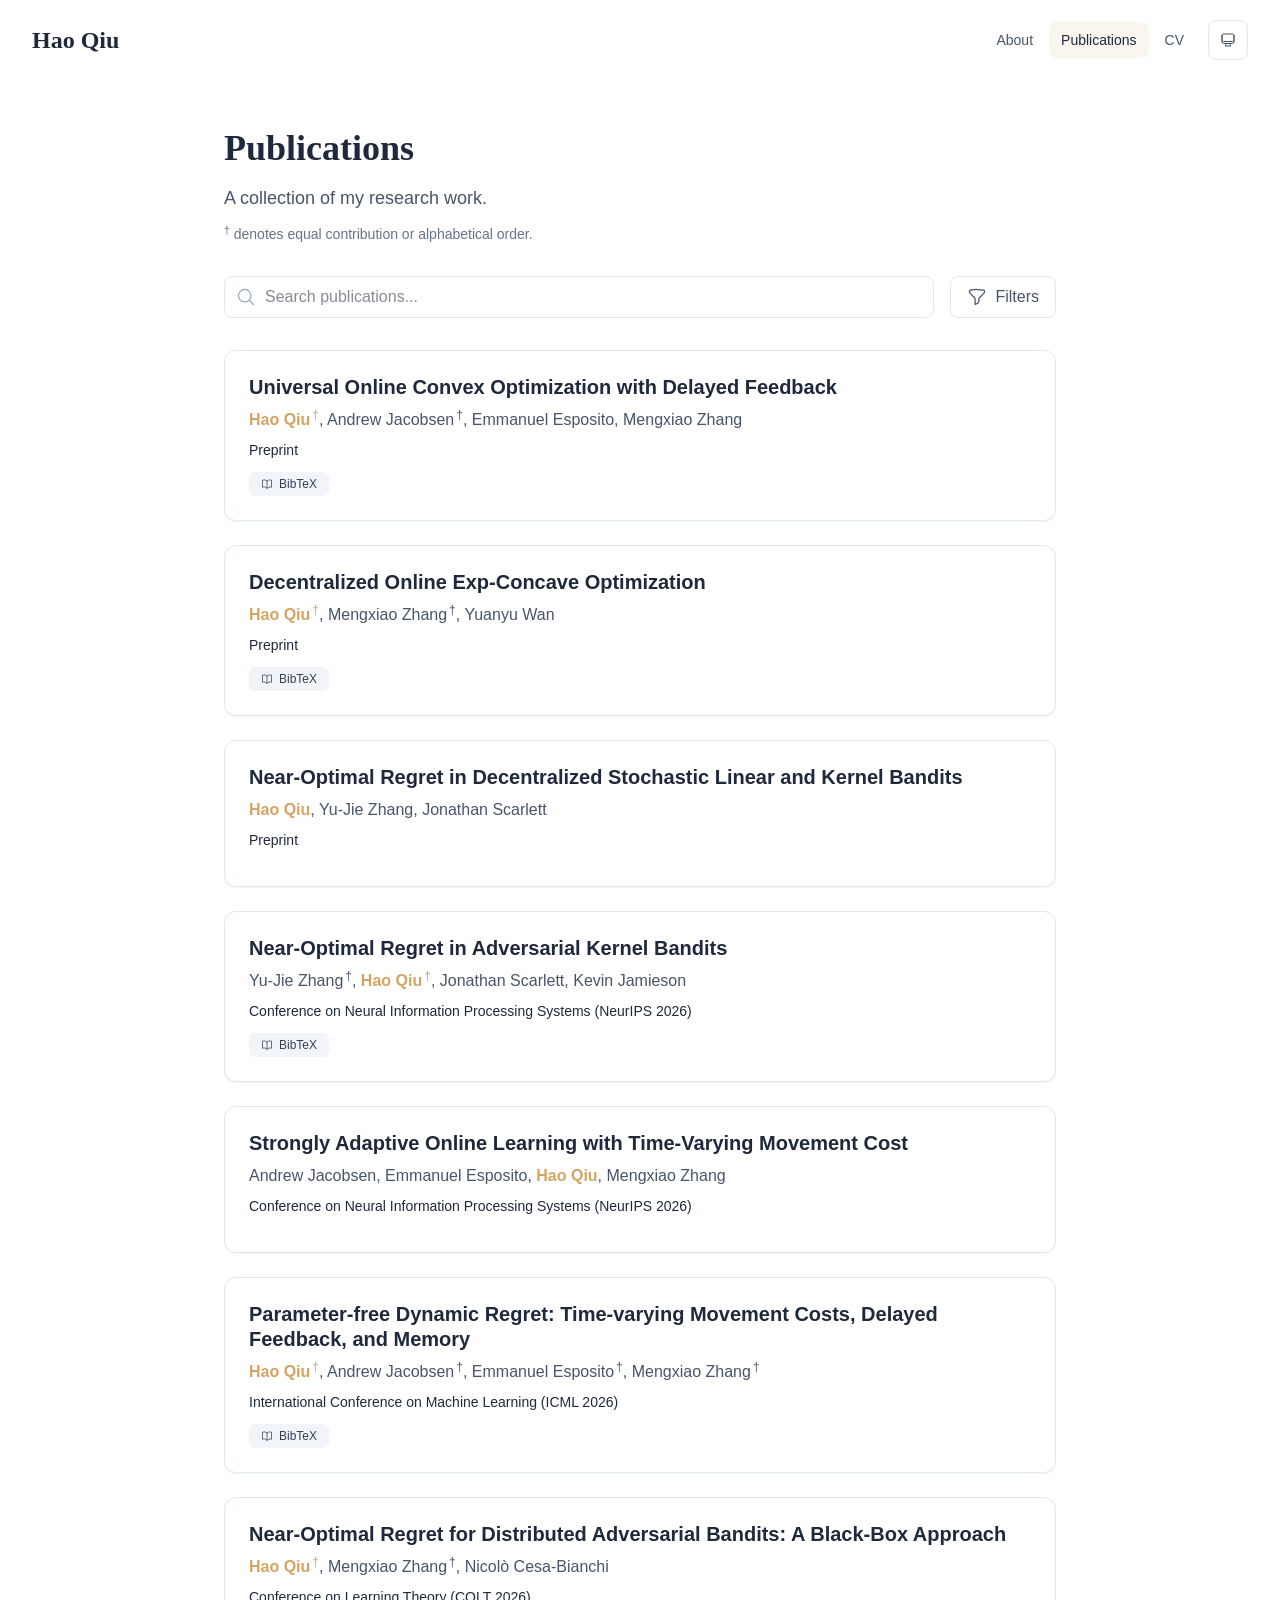
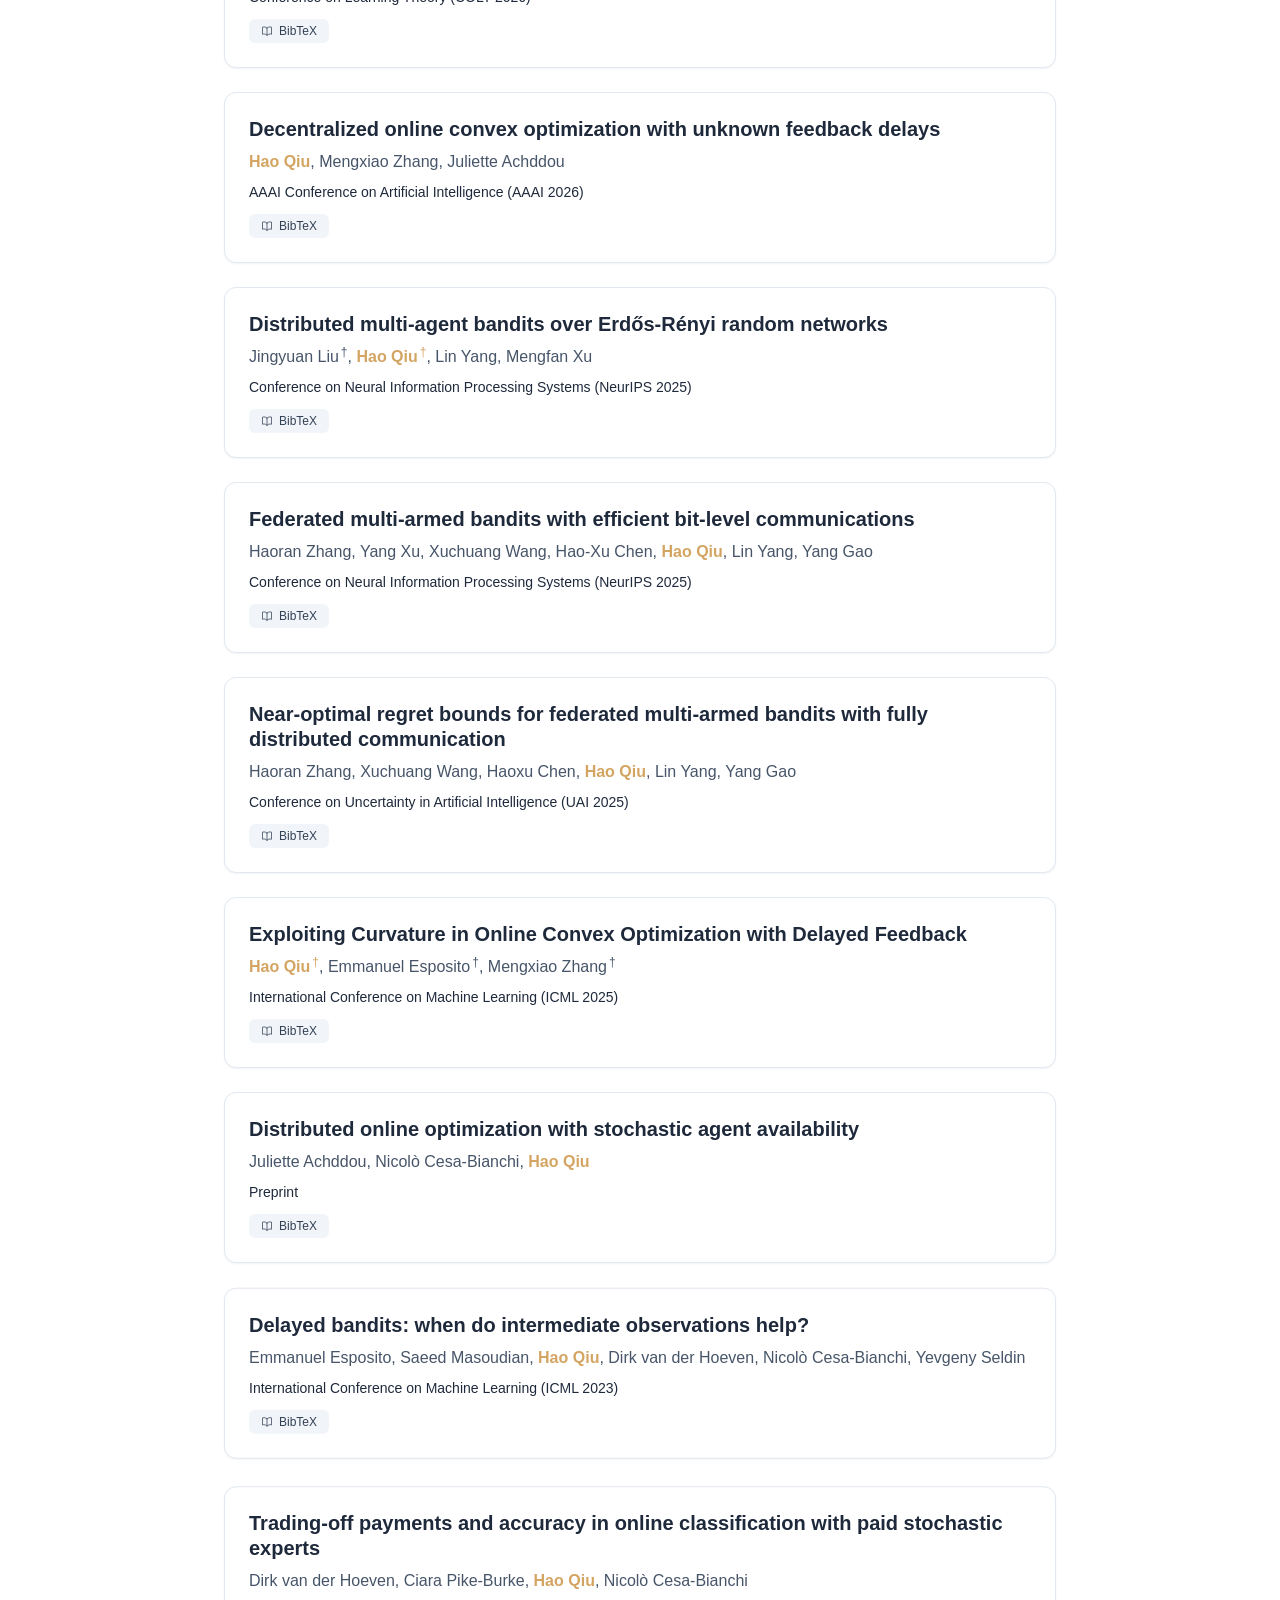
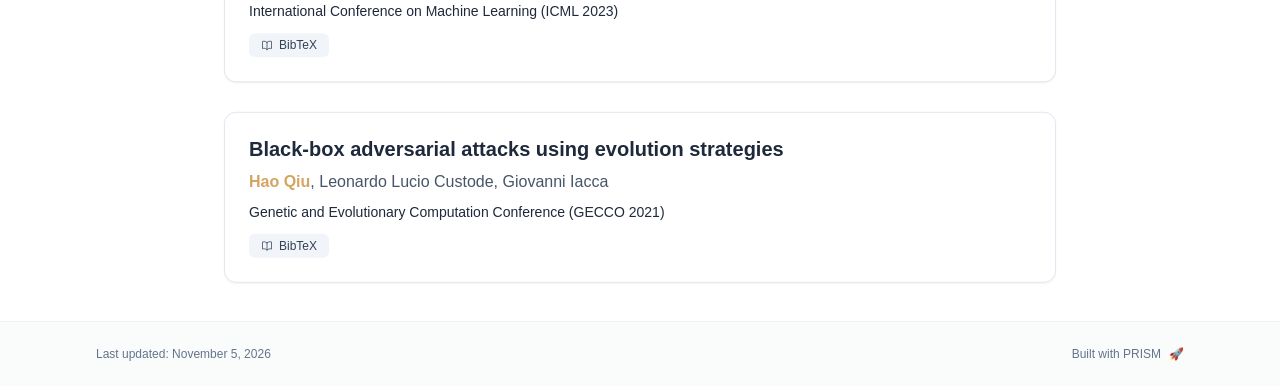
<file: publications/index.html>
<!DOCTYPE html><html lang="en" class="scroll-smooth"><head><meta charSet="utf-8"/><meta name="viewport" content="width=device-width, initial-scale=1"/><link rel="stylesheet" href="/_next/static/css/0f0ed3a03ead60fb.css" data-precedence="next"/><link rel="preload" as="script" fetchPriority="low" href="/_next/static/chunks/webpack-26315814ab64e90c.js"/><script src="/_next/static/chunks/594be1c0-6ae170dead7b0930.js" async=""></script><script src="/_next/static/chunks/172-5ac7b469010a2cfb.js" async=""></script><script src="/_next/static/chunks/main-app-515088f2f0cce254.js" async=""></script><script src="/_next/static/chunks/888-49c37c585af29909.js" async=""></script><script src="/_next/static/chunks/842-acccbd03236f4dfc.js" async=""></script><script src="/_next/static/chunks/800-3b8a0f8f7a1401d0.js" async=""></script><script src="/_next/static/chunks/app/layout-7c42a1c9aaa54ec1.js" async=""></script><script src="/_next/static/chunks/271-d2ed9885f86d4b56.js" async=""></script><script src="/_next/static/chunks/620-1c143b6e38920475.js" async=""></script><script src="/_next/static/chunks/app/%5Bslug%5D/page-116ea3e1a81a7f14.js" async=""></script><link rel="icon" href="/favicon.svg" type="image/svg+xml"/><script>
              try {
                const theme = localStorage.getItem('theme-storage');
                const parsed = theme ? JSON.parse(theme) : null;
                const setting = parsed?.state?.theme || 'system';
                const prefersDark = typeof window !== 'undefined' && window.matchMedia && window.matchMedia('(prefers-color-scheme: dark)').matches;
                const effective = setting === 'dark' ? 'dark' : (setting === 'light' ? 'light' : (prefersDark ? 'dark' : 'light'));
                var root = document.documentElement;
                root.classList.add(effective);
                root.setAttribute('data-theme', effective);
              } catch (e) {
                var root = document.documentElement;
                root.classList.add('light');
                root.setAttribute('data-theme', 'light');
              }
            </script><script>
    try {
      const cfg = {"enabled":false,"locales":["en"],"defaultLocale":"en","mode":"fixed","fixedLocale":"en","persist":false,"switcher":false,"labels":{"en":"English"}};
      const storageKey = 'locale-storage';
      const normalize = (value) => typeof value === 'string' ? value.trim().replace('_', '-').toLowerCase() : '';
      const matchLocale = (candidate) => {
        const normalized = normalize(candidate);
        if (!normalized) return null;
        if (cfg.locales.includes(normalized)) return normalized;
        const language = normalized.split('-')[0];
        if (cfg.locales.includes(language)) return language;
        return null;
      };

      let resolved = null;

      if (!cfg.enabled) {
        resolved = cfg.defaultLocale;
      } else if (cfg.persist) {
        resolved = matchLocale(localStorage.getItem(storageKey));
      }

      if (!resolved) {
        if (cfg.mode === 'fixed') {
          resolved = cfg.fixedLocale;
        } else {
          resolved = matchLocale(navigator.language);
        }
      }

      if (!resolved) {
        resolved = cfg.defaultLocale;
      }

      const root = document.documentElement;
      root.lang = resolved;
      root.setAttribute('data-locale', resolved);

      if (cfg.persist) {
        localStorage.setItem(storageKey, resolved);
      }
    } catch (e) {
      const root = document.documentElement;
      root.lang = 'en';
      root.setAttribute('data-locale', 'en');
    }
  </script><title>Publications | Hao Qiu</title><meta name="description" content="A collection of my research work."/><meta name="author" content="Hao Qiu"/><meta name="keywords" content="Hao Qiu,PhD,Research,National University of Singapore"/><meta name="creator" content="Hao Qiu"/><meta name="publisher" content="Hao Qiu"/><meta property="og:title" content="Hao Qiu"/><meta property="og:description" content="Hao Qiu is a Research Fellow at the National University of Singapore and received his PhD from Università degli Studi di Milano."/><meta property="og:site_name" content="Hao Qiu&#x27;s Academic Website"/><meta property="og:locale" content="en_US"/><meta property="og:type" content="website"/><meta name="twitter:card" content="summary"/><meta name="twitter:title" content="Hao Qiu"/><meta name="twitter:description" content="Hao Qiu is a Research Fellow at the National University of Singapore and received his PhD from Università degli Studi di Milano."/><link rel="icon" href="/favicon.svg"/><script>document.querySelectorAll('body link[rel="icon"], body link[rel="apple-touch-icon"]').forEach(el => document.head.appendChild(el))</script><script src="/_next/static/chunks/polyfills-42372ed130431b0a.js" noModule=""></script></head><body class="font-sans antialiased"><div style="visibility:hidden"><nav class="fixed top-0 left-0 right-0 z-50" data-headlessui-state=""><div class="transition-all duration-300 ease-out bg-transparent" style="transform:translateY(-100px)"><div class="max-w-7xl mx-auto px-4 sm:px-6 lg:px-8"><div class="flex justify-between items-center h-16 lg:h-20"><div class="flex-shrink-0" tabindex="0"><a class="text-xl lg:text-2xl font-serif font-semibold text-primary hover:text-accent transition-colors duration-200" href="/">Hao Qiu</a></div><div class="hidden lg:block"><div class="ml-10 flex items-center space-x-3"><div class="relative flex items-baseline space-x-1"><a data-nav-href="/" class="relative px-3 py-2 text-sm font-medium rounded-lg transition-colors duration-150 text-neutral-600" href="/">About</a><a data-nav-href="/publications" class="relative px-3 py-2 text-sm font-medium rounded-lg transition-colors duration-150 text-primary" href="/publications/">Publications</a><a data-nav-href="/cv.pdf" class="relative px-3 py-2 text-sm font-medium rounded-lg transition-colors duration-150 text-neutral-600" href="/cv.pdf" target="_blank" rel="noopener noreferrer">CV</a></div><div class="flex items-center justify-center w-10 h-10 rounded-lg border border-neutral-200 dark:border-[rgba(148,163,184,0.24)] bg-background dark:bg-neutral-800"><div class="w-4 h-4 rounded-full bg-neutral-300 animate-pulse"></div></div></div></div><div class="lg:hidden flex items-center space-x-2"><div class="flex items-center justify-center w-10 h-10 rounded-lg border border-neutral-200 dark:border-[rgba(148,163,184,0.24)] bg-background dark:bg-neutral-800"><div class="w-4 h-4 rounded-full bg-neutral-300 animate-pulse"></div></div><button class="inline-flex items-center justify-center p-2 rounded-md text-neutral-600 hover:text-primary hover:bg-neutral-100 dark:hover:bg-neutral-800 focus:outline-none focus:ring-2 focus:ring-inset focus:ring-accent transition-colors duration-200" id="headlessui-disclosure-button-«R7pdb»" type="button" aria-expanded="false" data-headlessui-state=""><span class="sr-only">Open main menu</span><div><svg xmlns="http://www.w3.org/2000/svg" fill="none" viewBox="0 0 24 24" stroke-width="1.5" stroke="currentColor" aria-hidden="true" data-slot="icon" class="block h-6 w-6"><path stroke-linecap="round" stroke-linejoin="round" d="M3.75 6.75h16.5M3.75 12h16.5m-16.5 5.25h16.5"></path></svg></div></button></div></div></div></div></nav><main class="min-h-screen pt-16 lg:pt-20"><div class="max-w-4xl mx-auto px-4 sm:px-6 lg:px-8 py-12"><div style="opacity:0;transform:translateY(20px)"><div class="mb-8"><h1 class="text-4xl font-serif font-bold text-primary mb-4">Publications</h1><p class="text-lg text-neutral-600 dark:text-neutral-500 max-w-2xl">A collection of my research work.</p><p class="mt-3 text-sm text-neutral-500 dark:text-neutral-400"><span><sup>†</sup> <!-- -->denotes equal contribution or alphabetical order.</span></p></div><div class="mb-8 space-y-4"><div class="flex flex-col sm:flex-row gap-4"><div class="relative flex-grow"><svg xmlns="http://www.w3.org/2000/svg" fill="none" viewBox="0 0 24 24" stroke-width="1.5" stroke="currentColor" aria-hidden="true" data-slot="icon" class="absolute left-3 top-1/2 transform -translate-y-1/2 h-5 w-5 text-neutral-400"><path stroke-linecap="round" stroke-linejoin="round" d="m21 21-5.197-5.197m0 0A7.5 7.5 0 1 0 5.196 5.196a7.5 7.5 0 0 0 10.607 10.607Z"></path></svg><input type="text" placeholder="Search publications..." class="w-full pl-10 pr-4 py-2 rounded-lg border border-neutral-200 dark:border-neutral-800 bg-white dark:bg-neutral-900 focus:ring-2 focus:ring-accent focus:border-transparent transition-all duration-200" value=""/></div><button class="flex items-center justify-center px-4 py-2 rounded-lg border transition-all duration-200 bg-white dark:bg-neutral-900 border-neutral-200 dark:border-neutral-800 text-neutral-600 hover:border-accent hover:text-accent"><svg xmlns="http://www.w3.org/2000/svg" fill="none" viewBox="0 0 24 24" stroke-width="1.5" stroke="currentColor" aria-hidden="true" data-slot="icon" class="h-5 w-5 mr-2"><path stroke-linecap="round" stroke-linejoin="round" d="M12 3c2.755 0 5.455.232 8.083.678.533.09.917.556.917 1.096v1.044a2.25 2.25 0 0 1-.659 1.591l-5.432 5.432a2.25 2.25 0 0 0-.659 1.591v2.927a2.25 2.25 0 0 1-1.244 2.013L9.75 21v-6.568a2.25 2.25 0 0 0-.659-1.591L3.659 7.409A2.25 2.25 0 0 1 3 5.818V4.774c0-.54.384-1.006.917-1.096A48.32 48.32 0 0 1 12 3Z"></path></svg>Filters</button></div></div><div class="space-y-6"><div class="bg-white dark:bg-neutral-900 p-6 rounded-xl shadow-sm border border-neutral-200 dark:border-neutral-800 hover:shadow-md transition-all duration-200" style="opacity:0;transform:translateY(20px)"><div class="flex flex-col md:flex-row gap-6"><div class="flex-grow"><h3 class="text-xl font-semibold text-primary mb-2 leading-tight"><a href="https://arxiv.org/abs/2610.28058" target="_blank" rel="noopener noreferrer" class="hover:text-accent transition-colors">Universal Online Convex Optimization with Delayed Feedback</a></h3><p class="text-base text-neutral-600 dark:text-neutral-400 mb-2"><span><span class="font-semibold text-accent">Hao Qiu</span><sup class="ml-0.5 text-accent">†</sup>, </span><span><span class="">Andrew Jacobsen</span><sup class="ml-0.5 text-neutral-600 dark:text-neutral-400">†</sup>, </span><span><span class="">Emmanuel Esposito</span>, </span><span><span class="">Mengxiao Zhang</span></span></p><p class="text-sm font-medium text-neutral-800 dark:text-neutral-600 mb-3">Preprint</p><div class="flex flex-wrap gap-2 mt-auto"><button class="inline-flex items-center px-3 py-1 rounded-md text-xs font-medium transition-colors bg-neutral-100 dark:bg-neutral-800 text-neutral-700 dark:text-neutral-300 hover:bg-accent hover:text-white"><svg xmlns="http://www.w3.org/2000/svg" fill="none" viewBox="0 0 24 24" stroke-width="1.5" stroke="currentColor" aria-hidden="true" data-slot="icon" class="h-3 w-3 mr-1.5"><path stroke-linecap="round" stroke-linejoin="round" d="M12 6.042A8.967 8.967 0 0 0 6 3.75c-1.052 0-2.062.18-3 .512v14.25A8.987 8.987 0 0 1 6 18c2.305 0 4.408.867 6 2.292m0-14.25a8.966 8.966 0 0 1 6-2.292c1.052 0 2.062.18 3 .512v14.25A8.987 8.987 0 0 0 18 18a8.967 8.967 0 0 0-6 2.292m0-14.25v14.25"></path></svg>BibTeX</button></div></div></div></div><div class="bg-white dark:bg-neutral-900 p-6 rounded-xl shadow-sm border border-neutral-200 dark:border-neutral-800 hover:shadow-md transition-all duration-200" style="opacity:0;transform:translateY(20px)"><div class="flex flex-col md:flex-row gap-6"><div class="flex-grow"><h3 class="text-xl font-semibold text-primary mb-2 leading-tight"><a href="https://arxiv.org/abs/2610.25017" target="_blank" rel="noopener noreferrer" class="hover:text-accent transition-colors">Decentralized Online Exp-Concave Optimization</a></h3><p class="text-base text-neutral-600 dark:text-neutral-400 mb-2"><span><span class="font-semibold text-accent">Hao Qiu</span><sup class="ml-0.5 text-accent">†</sup>, </span><span><span class="">Mengxiao Zhang</span><sup class="ml-0.5 text-neutral-600 dark:text-neutral-400">†</sup>, </span><span><span class="">Yuanyu Wan</span></span></p><p class="text-sm font-medium text-neutral-800 dark:text-neutral-600 mb-3">Preprint</p><div class="flex flex-wrap gap-2 mt-auto"><button class="inline-flex items-center px-3 py-1 rounded-md text-xs font-medium transition-colors bg-neutral-100 dark:bg-neutral-800 text-neutral-700 dark:text-neutral-300 hover:bg-accent hover:text-white"><svg xmlns="http://www.w3.org/2000/svg" fill="none" viewBox="0 0 24 24" stroke-width="1.5" stroke="currentColor" aria-hidden="true" data-slot="icon" class="h-3 w-3 mr-1.5"><path stroke-linecap="round" stroke-linejoin="round" d="M12 6.042A8.967 8.967 0 0 0 6 3.75c-1.052 0-2.062.18-3 .512v14.25A8.987 8.987 0 0 1 6 18c2.305 0 4.408.867 6 2.292m0-14.25a8.966 8.966 0 0 1 6-2.292c1.052 0 2.062.18 3 .512v14.25A8.987 8.987 0 0 0 18 18a8.967 8.967 0 0 0-6 2.292m0-14.25v14.25"></path></svg>BibTeX</button></div></div></div></div><div class="bg-white dark:bg-neutral-900 p-6 rounded-xl shadow-sm border border-neutral-200 dark:border-neutral-800 hover:shadow-md transition-all duration-200" style="opacity:0;transform:translateY(20px)"><div class="flex flex-col md:flex-row gap-6"><div class="flex-grow"><h3 class="text-xl font-semibold text-primary mb-2 leading-tight">Near-Optimal Regret in Decentralized Stochastic Linear and Kernel Bandits</h3><p class="text-base text-neutral-600 dark:text-neutral-400 mb-2"><span><span class="font-semibold text-accent">Hao Qiu</span>, </span><span><span class="">Yu-Jie Zhang</span>, </span><span><span class="">Jonathan Scarlett</span></span></p><p class="text-sm font-medium text-neutral-800 dark:text-neutral-600 mb-3">Preprint</p><div class="flex flex-wrap gap-2 mt-auto"></div></div></div></div><div class="bg-white dark:bg-neutral-900 p-6 rounded-xl shadow-sm border border-neutral-200 dark:border-neutral-800 hover:shadow-md transition-all duration-200" style="opacity:0;transform:translateY(20px)"><div class="flex flex-col md:flex-row gap-6"><div class="flex-grow"><h3 class="text-xl font-semibold text-primary mb-2 leading-tight"><a href="https://arxiv.org/abs/2605.26585" target="_blank" rel="noopener noreferrer" class="hover:text-accent transition-colors">Near-Optimal Regret in Adversarial Kernel Bandits</a></h3><p class="text-base text-neutral-600 dark:text-neutral-400 mb-2"><span><span class="">Yu-Jie Zhang</span><sup class="ml-0.5 text-neutral-600 dark:text-neutral-400">†</sup>, </span><span><span class="font-semibold text-accent">Hao Qiu</span><sup class="ml-0.5 text-accent">†</sup>, </span><span><span class="">Jonathan Scarlett</span>, </span><span><span class="">Kevin Jamieson</span></span></p><p class="text-sm font-medium text-neutral-800 dark:text-neutral-600 mb-3">Conference on Neural Information Processing Systems (NeurIPS 2026)</p><div class="flex flex-wrap gap-2 mt-auto"><button class="inline-flex items-center px-3 py-1 rounded-md text-xs font-medium transition-colors bg-neutral-100 dark:bg-neutral-800 text-neutral-700 dark:text-neutral-300 hover:bg-accent hover:text-white"><svg xmlns="http://www.w3.org/2000/svg" fill="none" viewBox="0 0 24 24" stroke-width="1.5" stroke="currentColor" aria-hidden="true" data-slot="icon" class="h-3 w-3 mr-1.5"><path stroke-linecap="round" stroke-linejoin="round" d="M12 6.042A8.967 8.967 0 0 0 6 3.75c-1.052 0-2.062.18-3 .512v14.25A8.987 8.987 0 0 1 6 18c2.305 0 4.408.867 6 2.292m0-14.25a8.966 8.966 0 0 1 6-2.292c1.052 0 2.062.18 3 .512v14.25A8.987 8.987 0 0 0 18 18a8.967 8.967 0 0 0-6 2.292m0-14.25v14.25"></path></svg>BibTeX</button></div></div></div></div><div class="bg-white dark:bg-neutral-900 p-6 rounded-xl shadow-sm border border-neutral-200 dark:border-neutral-800 hover:shadow-md transition-all duration-200" style="opacity:0;transform:translateY(20px)"><div class="flex flex-col md:flex-row gap-6"><div class="flex-grow"><h3 class="text-xl font-semibold text-primary mb-2 leading-tight">Strongly Adaptive Online Learning with Time-Varying Movement Cost</h3><p class="text-base text-neutral-600 dark:text-neutral-400 mb-2"><span><span class="">Andrew Jacobsen</span>, </span><span><span class="">Emmanuel Esposito</span>, </span><span><span class="font-semibold text-accent">Hao Qiu</span>, </span><span><span class="">Mengxiao Zhang</span></span></p><p class="text-sm font-medium text-neutral-800 dark:text-neutral-600 mb-3">Conference on Neural Information Processing Systems (NeurIPS 2026)</p><div class="flex flex-wrap gap-2 mt-auto"></div></div></div></div><div class="bg-white dark:bg-neutral-900 p-6 rounded-xl shadow-sm border border-neutral-200 dark:border-neutral-800 hover:shadow-md transition-all duration-200" style="opacity:0;transform:translateY(20px)"><div class="flex flex-col md:flex-row gap-6"><div class="flex-grow"><h3 class="text-xl font-semibold text-primary mb-2 leading-tight"><a href="https://arxiv.org/abs/2602.06902" target="_blank" rel="noopener noreferrer" class="hover:text-accent transition-colors">Parameter-free Dynamic Regret: Time-varying Movement Costs, Delayed Feedback, and Memory</a></h3><p class="text-base text-neutral-600 dark:text-neutral-400 mb-2"><span><span class="font-semibold text-accent">Hao Qiu</span><sup class="ml-0.5 text-accent">†</sup>, </span><span><span class="">Andrew Jacobsen</span><sup class="ml-0.5 text-neutral-600 dark:text-neutral-400">†</sup>, </span><span><span class="">Emmanuel Esposito</span><sup class="ml-0.5 text-neutral-600 dark:text-neutral-400">†</sup>, </span><span><span class="">Mengxiao Zhang</span><sup class="ml-0.5 text-neutral-600 dark:text-neutral-400">†</sup></span></p><p class="text-sm font-medium text-neutral-800 dark:text-neutral-600 mb-3">International Conference on Machine Learning (ICML 2026)</p><div class="flex flex-wrap gap-2 mt-auto"><button class="inline-flex items-center px-3 py-1 rounded-md text-xs font-medium transition-colors bg-neutral-100 dark:bg-neutral-800 text-neutral-700 dark:text-neutral-300 hover:bg-accent hover:text-white"><svg xmlns="http://www.w3.org/2000/svg" fill="none" viewBox="0 0 24 24" stroke-width="1.5" stroke="currentColor" aria-hidden="true" data-slot="icon" class="h-3 w-3 mr-1.5"><path stroke-linecap="round" stroke-linejoin="round" d="M12 6.042A8.967 8.967 0 0 0 6 3.75c-1.052 0-2.062.18-3 .512v14.25A8.987 8.987 0 0 1 6 18c2.305 0 4.408.867 6 2.292m0-14.25a8.966 8.966 0 0 1 6-2.292c1.052 0 2.062.18 3 .512v14.25A8.987 8.987 0 0 0 18 18a8.967 8.967 0 0 0-6 2.292m0-14.25v14.25"></path></svg>BibTeX</button></div></div></div></div><div class="bg-white dark:bg-neutral-900 p-6 rounded-xl shadow-sm border border-neutral-200 dark:border-neutral-800 hover:shadow-md transition-all duration-200" style="opacity:0;transform:translateY(20px)"><div class="flex flex-col md:flex-row gap-6"><div class="flex-grow"><h3 class="text-xl font-semibold text-primary mb-2 leading-tight"><a href="https://arxiv.org/abs/2602.06404" target="_blank" rel="noopener noreferrer" class="hover:text-accent transition-colors">Near-Optimal Regret for Distributed Adversarial Bandits: A Black-Box Approach</a></h3><p class="text-base text-neutral-600 dark:text-neutral-400 mb-2"><span><span class="font-semibold text-accent">Hao Qiu</span><sup class="ml-0.5 text-accent">†</sup>, </span><span><span class="">Mengxiao Zhang</span><sup class="ml-0.5 text-neutral-600 dark:text-neutral-400">†</sup>, </span><span><span class="">Nicolò Cesa-Bianchi</span></span></p><p class="text-sm font-medium text-neutral-800 dark:text-neutral-600 mb-3">Conference on Learning Theory (COLT 2026)</p><div class="flex flex-wrap gap-2 mt-auto"><button class="inline-flex items-center px-3 py-1 rounded-md text-xs font-medium transition-colors bg-neutral-100 dark:bg-neutral-800 text-neutral-700 dark:text-neutral-300 hover:bg-accent hover:text-white"><svg xmlns="http://www.w3.org/2000/svg" fill="none" viewBox="0 0 24 24" stroke-width="1.5" stroke="currentColor" aria-hidden="true" data-slot="icon" class="h-3 w-3 mr-1.5"><path stroke-linecap="round" stroke-linejoin="round" d="M12 6.042A8.967 8.967 0 0 0 6 3.75c-1.052 0-2.062.18-3 .512v14.25A8.987 8.987 0 0 1 6 18c2.305 0 4.408.867 6 2.292m0-14.25a8.966 8.966 0 0 1 6-2.292c1.052 0 2.062.18 3 .512v14.25A8.987 8.987 0 0 0 18 18a8.967 8.967 0 0 0-6 2.292m0-14.25v14.25"></path></svg>BibTeX</button></div></div></div></div><div class="bg-white dark:bg-neutral-900 p-6 rounded-xl shadow-sm border border-neutral-200 dark:border-neutral-800 hover:shadow-md transition-all duration-200" style="opacity:0;transform:translateY(20px)"><div class="flex flex-col md:flex-row gap-6"><div class="flex-grow"><h3 class="text-xl font-semibold text-primary mb-2 leading-tight"><a href="https://arxiv.org/abs/2601.07901" target="_blank" rel="noopener noreferrer" class="hover:text-accent transition-colors">Decentralized online convex optimization with unknown feedback delays</a></h3><p class="text-base text-neutral-600 dark:text-neutral-400 mb-2"><span><span class="font-semibold text-accent">Hao Qiu</span>, </span><span><span class="">Mengxiao Zhang</span>, </span><span><span class="">Juliette Achddou</span></span></p><p class="text-sm font-medium text-neutral-800 dark:text-neutral-600 mb-3">AAAI Conference on Artificial Intelligence (AAAI 2026)</p><div class="flex flex-wrap gap-2 mt-auto"><button class="inline-flex items-center px-3 py-1 rounded-md text-xs font-medium transition-colors bg-neutral-100 dark:bg-neutral-800 text-neutral-700 dark:text-neutral-300 hover:bg-accent hover:text-white"><svg xmlns="http://www.w3.org/2000/svg" fill="none" viewBox="0 0 24 24" stroke-width="1.5" stroke="currentColor" aria-hidden="true" data-slot="icon" class="h-3 w-3 mr-1.5"><path stroke-linecap="round" stroke-linejoin="round" d="M12 6.042A8.967 8.967 0 0 0 6 3.75c-1.052 0-2.062.18-3 .512v14.25A8.987 8.987 0 0 1 6 18c2.305 0 4.408.867 6 2.292m0-14.25a8.966 8.966 0 0 1 6-2.292c1.052 0 2.062.18 3 .512v14.25A8.987 8.987 0 0 0 18 18a8.967 8.967 0 0 0-6 2.292m0-14.25v14.25"></path></svg>BibTeX</button></div></div></div></div><div class="bg-white dark:bg-neutral-900 p-6 rounded-xl shadow-sm border border-neutral-200 dark:border-neutral-800 hover:shadow-md transition-all duration-200" style="opacity:0;transform:translateY(20px)"><div class="flex flex-col md:flex-row gap-6"><div class="flex-grow"><h3 class="text-xl font-semibold text-primary mb-2 leading-tight"><a href="https://arxiv.org/abs/2510.22811" target="_blank" rel="noopener noreferrer" class="hover:text-accent transition-colors">Distributed multi-agent bandits over Erdős-Rényi random networks</a></h3><p class="text-base text-neutral-600 dark:text-neutral-400 mb-2"><span><span class="">Jingyuan Liu</span><sup class="ml-0.5 text-neutral-600 dark:text-neutral-400">†</sup>, </span><span><span class="font-semibold text-accent">Hao Qiu</span><sup class="ml-0.5 text-accent">†</sup>, </span><span><span class="">Lin Yang</span>, </span><span><span class="">Mengfan Xu</span></span></p><p class="text-sm font-medium text-neutral-800 dark:text-neutral-600 mb-3">Conference on Neural Information Processing Systems (NeurIPS 2025)</p><div class="flex flex-wrap gap-2 mt-auto"><button class="inline-flex items-center px-3 py-1 rounded-md text-xs font-medium transition-colors bg-neutral-100 dark:bg-neutral-800 text-neutral-700 dark:text-neutral-300 hover:bg-accent hover:text-white"><svg xmlns="http://www.w3.org/2000/svg" fill="none" viewBox="0 0 24 24" stroke-width="1.5" stroke="currentColor" aria-hidden="true" data-slot="icon" class="h-3 w-3 mr-1.5"><path stroke-linecap="round" stroke-linejoin="round" d="M12 6.042A8.967 8.967 0 0 0 6 3.75c-1.052 0-2.062.18-3 .512v14.25A8.987 8.987 0 0 1 6 18c2.305 0 4.408.867 6 2.292m0-14.25a8.966 8.966 0 0 1 6-2.292c1.052 0 2.062.18 3 .512v14.25A8.987 8.987 0 0 0 18 18a8.967 8.967 0 0 0-6 2.292m0-14.25v14.25"></path></svg>BibTeX</button></div></div></div></div><div class="bg-white dark:bg-neutral-900 p-6 rounded-xl shadow-sm border border-neutral-200 dark:border-neutral-800 hover:shadow-md transition-all duration-200" style="opacity:0;transform:translateY(20px)"><div class="flex flex-col md:flex-row gap-6"><div class="flex-grow"><h3 class="text-xl font-semibold text-primary mb-2 leading-tight"><a href="https://openreview.net/pdf?id=o3x3RV8XHd" target="_blank" rel="noopener noreferrer" class="hover:text-accent transition-colors">Federated multi-armed bandits with efficient bit-level communications</a></h3><p class="text-base text-neutral-600 dark:text-neutral-400 mb-2"><span><span class="">Haoran Zhang</span>, </span><span><span class="">Yang Xu</span>, </span><span><span class="">Xuchuang Wang</span>, </span><span><span class="">Hao-Xu Chen</span>, </span><span><span class="font-semibold text-accent">Hao Qiu</span>, </span><span><span class="">Lin Yang</span>, </span><span><span class="">Yang Gao</span></span></p><p class="text-sm font-medium text-neutral-800 dark:text-neutral-600 mb-3">Conference on Neural Information Processing Systems (NeurIPS 2025)</p><div class="flex flex-wrap gap-2 mt-auto"><button class="inline-flex items-center px-3 py-1 rounded-md text-xs font-medium transition-colors bg-neutral-100 dark:bg-neutral-800 text-neutral-700 dark:text-neutral-300 hover:bg-accent hover:text-white"><svg xmlns="http://www.w3.org/2000/svg" fill="none" viewBox="0 0 24 24" stroke-width="1.5" stroke="currentColor" aria-hidden="true" data-slot="icon" class="h-3 w-3 mr-1.5"><path stroke-linecap="round" stroke-linejoin="round" d="M12 6.042A8.967 8.967 0 0 0 6 3.75c-1.052 0-2.062.18-3 .512v14.25A8.987 8.987 0 0 1 6 18c2.305 0 4.408.867 6 2.292m0-14.25a8.966 8.966 0 0 1 6-2.292c1.052 0 2.062.18 3 .512v14.25A8.987 8.987 0 0 0 18 18a8.967 8.967 0 0 0-6 2.292m0-14.25v14.25"></path></svg>BibTeX</button></div></div></div></div><div class="bg-white dark:bg-neutral-900 p-6 rounded-xl shadow-sm border border-neutral-200 dark:border-neutral-800 hover:shadow-md transition-all duration-200" style="opacity:0;transform:translateY(20px)"><div class="flex flex-col md:flex-row gap-6"><div class="flex-grow"><h3 class="text-xl font-semibold text-primary mb-2 leading-tight"><a href="https://openreview.net/pdf?id=CaIlqE8AKU" target="_blank" rel="noopener noreferrer" class="hover:text-accent transition-colors">Near-optimal regret bounds for federated multi-armed bandits with fully distributed communication</a></h3><p class="text-base text-neutral-600 dark:text-neutral-400 mb-2"><span><span class="">Haoran Zhang</span>, </span><span><span class="">Xuchuang Wang</span>, </span><span><span class="">Haoxu Chen</span>, </span><span><span class="font-semibold text-accent">Hao Qiu</span>, </span><span><span class="">Lin Yang</span>, </span><span><span class="">Yang Gao</span></span></p><p class="text-sm font-medium text-neutral-800 dark:text-neutral-600 mb-3">Conference on Uncertainty in Artificial Intelligence (UAI 2025)</p><div class="flex flex-wrap gap-2 mt-auto"><button class="inline-flex items-center px-3 py-1 rounded-md text-xs font-medium transition-colors bg-neutral-100 dark:bg-neutral-800 text-neutral-700 dark:text-neutral-300 hover:bg-accent hover:text-white"><svg xmlns="http://www.w3.org/2000/svg" fill="none" viewBox="0 0 24 24" stroke-width="1.5" stroke="currentColor" aria-hidden="true" data-slot="icon" class="h-3 w-3 mr-1.5"><path stroke-linecap="round" stroke-linejoin="round" d="M12 6.042A8.967 8.967 0 0 0 6 3.75c-1.052 0-2.062.18-3 .512v14.25A8.987 8.987 0 0 1 6 18c2.305 0 4.408.867 6 2.292m0-14.25a8.966 8.966 0 0 1 6-2.292c1.052 0 2.062.18 3 .512v14.25A8.987 8.987 0 0 0 18 18a8.967 8.967 0 0 0-6 2.292m0-14.25v14.25"></path></svg>BibTeX</button></div></div></div></div><div class="bg-white dark:bg-neutral-900 p-6 rounded-xl shadow-sm border border-neutral-200 dark:border-neutral-800 hover:shadow-md transition-all duration-200" style="opacity:0;transform:translateY(20px)"><div class="flex flex-col md:flex-row gap-6"><div class="flex-grow"><h3 class="text-xl font-semibold text-primary mb-2 leading-tight"><a href="https://arxiv.org/abs/2506.07595" target="_blank" rel="noopener noreferrer" class="hover:text-accent transition-colors">Exploiting Curvature in Online Convex Optimization with Delayed Feedback</a></h3><p class="text-base text-neutral-600 dark:text-neutral-400 mb-2"><span><span class="font-semibold text-accent">Hao Qiu</span><sup class="ml-0.5 text-accent">†</sup>, </span><span><span class="">Emmanuel Esposito</span><sup class="ml-0.5 text-neutral-600 dark:text-neutral-400">†</sup>, </span><span><span class="">Mengxiao Zhang</span><sup class="ml-0.5 text-neutral-600 dark:text-neutral-400">†</sup></span></p><p class="text-sm font-medium text-neutral-800 dark:text-neutral-600 mb-3">International Conference on Machine Learning (ICML 2025)</p><div class="flex flex-wrap gap-2 mt-auto"><button class="inline-flex items-center px-3 py-1 rounded-md text-xs font-medium transition-colors bg-neutral-100 dark:bg-neutral-800 text-neutral-700 dark:text-neutral-300 hover:bg-accent hover:text-white"><svg xmlns="http://www.w3.org/2000/svg" fill="none" viewBox="0 0 24 24" stroke-width="1.5" stroke="currentColor" aria-hidden="true" data-slot="icon" class="h-3 w-3 mr-1.5"><path stroke-linecap="round" stroke-linejoin="round" d="M12 6.042A8.967 8.967 0 0 0 6 3.75c-1.052 0-2.062.18-3 .512v14.25A8.987 8.987 0 0 1 6 18c2.305 0 4.408.867 6 2.292m0-14.25a8.966 8.966 0 0 1 6-2.292c1.052 0 2.062.18 3 .512v14.25A8.987 8.987 0 0 0 18 18a8.967 8.967 0 0 0-6 2.292m0-14.25v14.25"></path></svg>BibTeX</button></div></div></div></div><div class="bg-white dark:bg-neutral-900 p-6 rounded-xl shadow-sm border border-neutral-200 dark:border-neutral-800 hover:shadow-md transition-all duration-200" style="opacity:0;transform:translateY(20px)"><div class="flex flex-col md:flex-row gap-6"><div class="flex-grow"><h3 class="text-xl font-semibold text-primary mb-2 leading-tight"><a href="https://arxiv.org/abs/2411.16477" target="_blank" rel="noopener noreferrer" class="hover:text-accent transition-colors">Distributed online optimization with stochastic agent availability</a></h3><p class="text-base text-neutral-600 dark:text-neutral-400 mb-2"><span><span class="">Juliette Achddou</span>, </span><span><span class="">Nicolò Cesa-Bianchi</span>, </span><span><span class="font-semibold text-accent">Hao Qiu</span></span></p><p class="text-sm font-medium text-neutral-800 dark:text-neutral-600 mb-3">Preprint</p><div class="flex flex-wrap gap-2 mt-auto"><button class="inline-flex items-center px-3 py-1 rounded-md text-xs font-medium transition-colors bg-neutral-100 dark:bg-neutral-800 text-neutral-700 dark:text-neutral-300 hover:bg-accent hover:text-white"><svg xmlns="http://www.w3.org/2000/svg" fill="none" viewBox="0 0 24 24" stroke-width="1.5" stroke="currentColor" aria-hidden="true" data-slot="icon" class="h-3 w-3 mr-1.5"><path stroke-linecap="round" stroke-linejoin="round" d="M12 6.042A8.967 8.967 0 0 0 6 3.75c-1.052 0-2.062.18-3 .512v14.25A8.987 8.987 0 0 1 6 18c2.305 0 4.408.867 6 2.292m0-14.25a8.966 8.966 0 0 1 6-2.292c1.052 0 2.062.18 3 .512v14.25A8.987 8.987 0 0 0 18 18a8.967 8.967 0 0 0-6 2.292m0-14.25v14.25"></path></svg>BibTeX</button></div></div></div></div><div class="bg-white dark:bg-neutral-900 p-6 rounded-xl shadow-sm border border-neutral-200 dark:border-neutral-800 hover:shadow-md transition-all duration-200" style="opacity:0;transform:translateY(20px)"><div class="flex flex-col md:flex-row gap-6"><div class="flex-grow"><h3 class="text-xl font-semibold text-primary mb-2 leading-tight"><a href="https://arxiv.org/abs/2305.19036" target="_blank" rel="noopener noreferrer" class="hover:text-accent transition-colors">Delayed bandits: when do intermediate observations help?</a></h3><p class="text-base text-neutral-600 dark:text-neutral-400 mb-2"><span><span class="">Emmanuel Esposito</span>, </span><span><span class="">Saeed Masoudian</span>, </span><span><span class="font-semibold text-accent">Hao Qiu</span>, </span><span><span class="">Dirk van der Hoeven</span>, </span><span><span class="">Nicolò Cesa-Bianchi</span>, </span><span><span class="">Yevgeny Seldin</span></span></p><p class="text-sm font-medium text-neutral-800 dark:text-neutral-600 mb-3">International Conference on Machine Learning (ICML 2023)</p><div class="flex flex-wrap gap-2 mt-auto"><button class="inline-flex items-center px-3 py-1 rounded-md text-xs font-medium transition-colors bg-neutral-100 dark:bg-neutral-800 text-neutral-700 dark:text-neutral-300 hover:bg-accent hover:text-white"><svg xmlns="http://www.w3.org/2000/svg" fill="none" viewBox="0 0 24 24" stroke-width="1.5" stroke="currentColor" aria-hidden="true" data-slot="icon" class="h-3 w-3 mr-1.5"><path stroke-linecap="round" stroke-linejoin="round" d="M12 6.042A8.967 8.967 0 0 0 6 3.75c-1.052 0-2.062.18-3 .512v14.25A8.987 8.987 0 0 1 6 18c2.305 0 4.408.867 6 2.292m0-14.25a8.966 8.966 0 0 1 6-2.292c1.052 0 2.062.18 3 .512v14.25A8.987 8.987 0 0 0 18 18a8.967 8.967 0 0 0-6 2.292m0-14.25v14.25"></path></svg>BibTeX</button></div></div></div></div><div class="bg-white dark:bg-neutral-900 p-6 rounded-xl shadow-sm border border-neutral-200 dark:border-neutral-800 hover:shadow-md transition-all duration-200" style="opacity:0;transform:translateY(20px)"><div class="flex flex-col md:flex-row gap-6"><div class="flex-grow"><h3 class="text-xl font-semibold text-primary mb-2 leading-tight"><a href="https://arxiv.org/abs/2307.00836" target="_blank" rel="noopener noreferrer" class="hover:text-accent transition-colors">Trading-off payments and accuracy in online classification with paid stochastic experts</a></h3><p class="text-base text-neutral-600 dark:text-neutral-400 mb-2"><span><span class="">Dirk van der Hoeven</span>, </span><span><span class="">Ciara Pike-Burke</span>, </span><span><span class="font-semibold text-accent">Hao Qiu</span>, </span><span><span class="">Nicolò Cesa-Bianchi</span></span></p><p class="text-sm font-medium text-neutral-800 dark:text-neutral-600 mb-3">International Conference on Machine Learning (ICML 2023)</p><div class="flex flex-wrap gap-2 mt-auto"><button class="inline-flex items-center px-3 py-1 rounded-md text-xs font-medium transition-colors bg-neutral-100 dark:bg-neutral-800 text-neutral-700 dark:text-neutral-300 hover:bg-accent hover:text-white"><svg xmlns="http://www.w3.org/2000/svg" fill="none" viewBox="0 0 24 24" stroke-width="1.5" stroke="currentColor" aria-hidden="true" data-slot="icon" class="h-3 w-3 mr-1.5"><path stroke-linecap="round" stroke-linejoin="round" d="M12 6.042A8.967 8.967 0 0 0 6 3.75c-1.052 0-2.062.18-3 .512v14.25A8.987 8.987 0 0 1 6 18c2.305 0 4.408.867 6 2.292m0-14.25a8.966 8.966 0 0 1 6-2.292c1.052 0 2.062.18 3 .512v14.25A8.987 8.987 0 0 0 18 18a8.967 8.967 0 0 0-6 2.292m0-14.25v14.25"></path></svg>BibTeX</button></div></div></div></div><div class="bg-white dark:bg-neutral-900 p-6 rounded-xl shadow-sm border border-neutral-200 dark:border-neutral-800 hover:shadow-md transition-all duration-200" style="opacity:0;transform:translateY(20px)"><div class="flex flex-col md:flex-row gap-6"><div class="flex-grow"><h3 class="text-xl font-semibold text-primary mb-2 leading-tight"><a href="https://arxiv.org/abs/2104.15064" target="_blank" rel="noopener noreferrer" class="hover:text-accent transition-colors">Black-box adversarial attacks using evolution strategies</a></h3><p class="text-base text-neutral-600 dark:text-neutral-400 mb-2"><span><span class="font-semibold text-accent">Hao Qiu</span>, </span><span><span class="">Leonardo Lucio Custode</span>, </span><span><span class="">Giovanni Iacca</span></span></p><p class="text-sm font-medium text-neutral-800 dark:text-neutral-600 mb-3">Genetic and Evolutionary Computation Conference (GECCO 2021)</p><div class="flex flex-wrap gap-2 mt-auto"><button class="inline-flex items-center px-3 py-1 rounded-md text-xs font-medium transition-colors bg-neutral-100 dark:bg-neutral-800 text-neutral-700 dark:text-neutral-300 hover:bg-accent hover:text-white"><svg xmlns="http://www.w3.org/2000/svg" fill="none" viewBox="0 0 24 24" stroke-width="1.5" stroke="currentColor" aria-hidden="true" data-slot="icon" class="h-3 w-3 mr-1.5"><path stroke-linecap="round" stroke-linejoin="round" d="M12 6.042A8.967 8.967 0 0 0 6 3.75c-1.052 0-2.062.18-3 .512v14.25A8.987 8.987 0 0 1 6 18c2.305 0 4.408.867 6 2.292m0-14.25a8.966 8.966 0 0 1 6-2.292c1.052 0 2.062.18 3 .512v14.25A8.987 8.987 0 0 0 18 18a8.967 8.967 0 0 0-6 2.292m0-14.25v14.25"></path></svg>BibTeX</button></div></div></div></div></div></div></div><!--$--><!--/$--><!--$--><!--/$--></main><footer class="border-t border-neutral-200/50 bg-neutral-50/50 dark:bg-neutral-900/50 dark:border-neutral-700/50"><div class="max-w-6xl mx-auto px-4 sm:px-6 lg:px-8 py-6"><div class="flex flex-col sm:flex-row justify-between items-center gap-2"><p class="text-xs text-neutral-500">Last updated<!-- -->: <!-- -->November 5, 2026</p><p class="text-xs text-neutral-500 flex items-center"><a href="https://github.com/xyjoey/PRISM" target="_blank" rel="noopener noreferrer">Built with PRISM</a><span class="ml-2">🚀</span></p></div></div></footer></div><script src="/_next/static/chunks/webpack-26315814ab64e90c.js" async=""></script><script>(self.__next_f=self.__next_f||[]).push([0])</script><script>self.__next_f.push([1,"1:\"$Sreact.fragment\"\n3:I[4967,[\"888\",\"static/chunks/888-49c37c585af29909.js\",\"842\",\"static/chunks/842-acccbd03236f4dfc.js\",\"800\",\"static/chunks/800-3b8a0f8f7a1401d0.js\",\"177\",\"static/chunks/app/layout-7c42a1c9aaa54ec1.js\"],\"ThemeProvider\"]\n4:I[7040,[\"888\",\"static/chunks/888-49c37c585af29909.js\",\"842\",\"static/chunks/842-acccbd03236f4dfc.js\",\"800\",\"static/chunks/800-3b8a0f8f7a1401d0.js\",\"177\",\"static/chunks/app/layout-7c42a1c9aaa54ec1.js\"],\"LocaleProvider\"]\n5:I[7780,[\"888\",\"static/chunks/888-49c37c585af29909.js\",\"842\",\"static/chunks/842-acccbd03236f4dfc.js\",\"800\",\"static/chunks/800-3b8a0f8f7a1401d0.js\",\"177\",\"static/chunks/app/layout-7c42a1c9aaa54ec1.js\"],\"default\"]\n6:I[1379,[],\"\"]\n7:I[8287,[],\"\"]\n8:I[5364,[\"888\",\"static/chunks/888-49c37c585af29909.js\",\"842\",\"static/chunks/842-acccbd03236f4dfc.js\",\"800\",\"static/chunks/800-3b8a0f8f7a1401d0.js\",\"177\",\"static/chunks/app/layout-7c42a1c9aaa54ec1.js\"],\"default\"]\na:I[8257,[],\"MetadataBoundary\"]\nc:I[8257,[],\"OutletBoundary\"]\nf:I[7295,[],\"AsyncMetadataOutlet\"]\n11:I[8257,[],\"ViewportBoundary\"]\n13:I[1414,[],\"\"]\n:HL[\"/_next/static/css/0f0ed3a03ead60fb.css\",\"style\"]\n2:T5c8,\n    try {\n      const cfg = {\"enabled\":false,\"locales\":[\"en\"],\"defaultLocale\":\"en\",\"mode\":\"fixed\",\"fixedLocale\":\"en\",\"persist\":false,\"switcher\":false,\"labels\":{\"en\":\"English\"}};\n      const storageKey = 'locale-storage';\n      const normalize = (value) => typeof value === 'string' ? value.trim().replace('_', '-').toLowerCase() : '';\n      const matchLocale = (candidate) => {\n        const normalized = normalize(candidate);\n        if (!normalized) return null;\n        if (cfg.locales.includes(normalized)) return normalized;\n        const language = normalized.split('-')[0];\n        if (cfg.locales.includes(language)) return language;\n        return null;\n      };\n\n      let resolved = null;\n\n      if (!cfg.enabled) {\n        resolved = cfg.defaultLocale;\n      } else if (cfg.persist) {\n        resolved = matchLocale(localStorage.getItem(storageKey));\n      }\n\n      if (!resolved) {\n        if (cfg.mode === '"])</script><script>self.__next_f.push([1,"fixed') {\n          resolved = cfg.fixedLocale;\n        } else {\n          resolved = matchLocale(navigator.language);\n        }\n      }\n\n      if (!resolved) {\n        resolved = cfg.defaultLocale;\n      }\n\n      const root = document.documentElement;\n      root.lang = resolved;\n      root.setAttribute('data-locale', resolved);\n\n      if (cfg.persist) {\n        localStorage.setItem(storageKey, resolved);\n      }\n    } catch (e) {\n      const root = document.documentElement;\n      root.lang = 'en';\n      root.setAttribute('data-locale', 'en');\n    }\n  "])</script><script>self.__next_f.push([1,"0:{\"P\":null,\"b\":\"4PyNMyWjgPs3dt6mYCtUz\",\"p\":\"\",\"c\":[\"\",\"publications\",\"\"],\"i\":false,\"f\":[[[\"\",{\"children\":[[\"slug\",\"publications\",\"d\"],{\"children\":[\"__PAGE__\",{}]}]},\"$undefined\",\"$undefined\",true],[\"\",[\"$\",\"$1\",\"c\",{\"children\":[[[\"$\",\"link\",\"0\",{\"rel\":\"stylesheet\",\"href\":\"/_next/static/css/0f0ed3a03ead60fb.css\",\"precedence\":\"next\",\"crossOrigin\":\"$undefined\",\"nonce\":\"$undefined\"}]],[\"$\",\"html\",null,{\"lang\":\"en\",\"className\":\"scroll-smooth\",\"suppressHydrationWarning\":true,\"children\":[[\"$\",\"head\",null,{\"children\":[[\"$\",\"link\",null,{\"rel\":\"icon\",\"href\":\"/favicon.svg\",\"type\":\"image/svg+xml\"}],[\"$\",\"script\",null,{\"dangerouslySetInnerHTML\":{\"__html\":\"\\n              try {\\n                const theme = localStorage.getItem('theme-storage');\\n                const parsed = theme ? JSON.parse(theme) : null;\\n                const setting = parsed?.state?.theme || 'system';\\n                const prefersDark = typeof window !== 'undefined' && window.matchMedia && window.matchMedia('(prefers-color-scheme: dark)').matches;\\n                const effective = setting === 'dark' ? 'dark' : (setting === 'light' ? 'light' : (prefersDark ? 'dark' : 'light'));\\n                var root = document.documentElement;\\n                root.classList.add(effective);\\n                root.setAttribute('data-theme', effective);\\n              } catch (e) {\\n                var root = document.documentElement;\\n                root.classList.add('light');\\n                root.setAttribute('data-theme', 'light');\\n              }\\n            \"}}],[\"$\",\"script\",null,{\"dangerouslySetInnerHTML\":{\"__html\":\"$2\"}}]]}],[\"$\",\"body\",null,{\"className\":\"font-sans antialiased\",\"children\":[\"$\",\"$L3\",null,{\"children\":[\"$\",\"$L4\",null,{\"config\":{\"enabled\":false,\"locales\":[\"en\"],\"defaultLocale\":\"en\",\"mode\":\"fixed\",\"fixedLocale\":\"en\",\"persist\":false,\"switcher\":false,\"labels\":{\"en\":\"English\"}},\"children\":[[\"$\",\"$L5\",null,{\"items\":[{\"title\":\"About\",\"type\":\"page\",\"target\":\"about\",\"href\":\"/\"},{\"title\":\"Publications\",\"type\":\"page\",\"target\":\"publications\",\"href\":\"/publications\"},{\"title\":\"CV\",\"type\":\"link\",\"target\":\"cv\",\"href\":\"/cv.pdf\"}],\"siteTitle\":\"Hao Qiu\",\"enableOnePageMode\":false,\"i18n\":\"$0:f:0:1:1:props:children:1:props:children:1:props:children:props:children:props:config\",\"itemsByLocale\":{\"en\":[{\"title\":\"About\",\"type\":\"page\",\"target\":\"about\",\"href\":\"/\"},{\"title\":\"Publications\",\"type\":\"page\",\"target\":\"publications\",\"href\":\"/publications\"},{\"title\":\"CV\",\"type\":\"link\",\"target\":\"cv\",\"href\":\"/cv.pdf\"}]},\"siteTitleByLocale\":{\"en\":\"Hao Qiu\"}}],[\"$\",\"main\",null,{\"className\":\"min-h-screen pt-16 lg:pt-20\",\"children\":[\"$\",\"$L6\",null,{\"parallelRouterKey\":\"children\",\"error\":\"$undefined\",\"errorStyles\":\"$undefined\",\"errorScripts\":\"$undefined\",\"template\":[\"$\",\"$L7\",null,{}],\"templateStyles\":\"$undefined\",\"templateScripts\":\"$undefined\",\"notFound\":[[[\"$\",\"title\",null,{\"children\":\"404: This page could not be found.\"}],[\"$\",\"div\",null,{\"style\":{\"fontFamily\":\"system-ui,\\\"Segoe UI\\\",Roboto,Helvetica,Arial,sans-serif,\\\"Apple Color Emoji\\\",\\\"Segoe UI Emoji\\\"\",\"height\":\"100vh\",\"textAlign\":\"center\",\"display\":\"flex\",\"flexDirection\":\"column\",\"alignItems\":\"center\",\"justifyContent\":\"center\"},\"children\":[\"$\",\"div\",null,{\"children\":[[\"$\",\"style\",null,{\"dangerouslySetInnerHTML\":{\"__html\":\"body{color:#000;background:#fff;margin:0}.next-error-h1{border-right:1px solid rgba(0,0,0,.3)}@media (prefers-color-scheme:dark){body{color:#fff;background:#000}.next-error-h1{border-right:1px solid rgba(255,255,255,.3)}}\"}}],[\"$\",\"h1\",null,{\"className\":\"next-error-h1\",\"style\":{\"display\":\"inline-block\",\"margin\":\"0 20px 0 0\",\"padding\":\"0 23px 0 0\",\"fontSize\":24,\"fontWeight\":500,\"verticalAlign\":\"top\",\"lineHeight\":\"49px\"},\"children\":404}],[\"$\",\"div\",null,{\"style\":{\"display\":\"inline-block\"},\"children\":[\"$\",\"h2\",null,{\"style\":{\"fontSize\":14,\"fontWeight\":400,\"lineHeight\":\"49px\",\"margin\":0},\"children\":\"This page could not be found.\"}]}]]}]}]],[]],\"forbidden\":\"$undefined\",\"unauthorized\":\"$undefined\"}]}],[\"$\",\"$L8\",null,{\"lastUpdated\":\"November 5, 2026\",\"lastUpdatedByLocale\":{\"en\":\"November 5, 2026\"},\"defaultLocale\":\"en\"}]]}]}]}]]}]]}],{\"children\":[[\"slug\",\"publications\",\"d\"],[\"$\",\"$1\",\"c\",{\"children\":[null,[\"$\",\"$L6\",null,{\"parallelRouterKey\":\"children\",\"error\":\"$undefined\",\"errorStyles\":\"$undefined\",\"errorScripts\":\"$undefined\",\"template\":[\"$\",\"$L7\",null,{}],\"templateStyles\":\"$undefined\",\"templateScripts\":\"$undefined\",\"notFound\":\"$undefined\",\"forbidden\":\"$undefined\",\"unauthorized\":\"$undefined\"}]]}],{\"children\":[\"__PAGE__\",[\"$\",\"$1\",\"c\",{\"children\":[\"$L9\",[\"$\",\"$La\",null,{\"children\":\"$Lb\"}],null,[\"$\",\"$Lc\",null,{\"children\":[\"$Ld\",\"$Le\",[\"$\",\"$Lf\",null,{\"promise\":\"$@10\"}]]}]]}],{},null,false]},null,false]},null,false],[\"$\",\"$1\",\"h\",{\"children\":[null,[\"$\",\"$1\",\"H7b2MGXvFs07q1kNwmW6h\",{\"children\":[[\"$\",\"$L11\",null,{\"children\":\"$L12\"}],null]}],null]}],false]],\"m\":\"$undefined\",\"G\":[\"$13\",\"$undefined\"],\"s\":false,\"S\":true}\n"])</script><script>self.__next_f.push([1,"14:\"$Sreact.suspense\"\n15:I[7295,[],\"AsyncMetadata\"]\n17:I[926,[\"888\",\"static/chunks/888-49c37c585af29909.js\",\"271\",\"static/chunks/271-d2ed9885f86d4b56.js\",\"620\",\"static/chunks/620-1c143b6e38920475.js\",\"182\",\"static/chunks/app/%5Bslug%5D/page-116ea3e1a81a7f14.js\"],\"default\"]\nb:[\"$\",\"$14\",null,{\"fallback\":null,\"children\":[\"$\",\"$L15\",null,{\"promise\":\"$@16\"}]}]\n"])</script><script>self.__next_f.push([1,"9:[\"$\",\"$L17\",null,{\"dataByLocale\":{\"en\":{\"type\":\"publication\",\"config\":{\"type\":\"publication\",\"title\":\"Publications\",\"description\":\"A collection of my research work.\",\"source\":\"publications.bib\"},\"publications\":[{\"id\":\"qiu2026universaldelayed\",\"title\":\"Universal Online Convex Optimization with Delayed Feedback\",\"titleNodes\":[{\"type\":\"text\",\"text\":\"Universal Online Convex Optimization with Delayed Feedback\"}],\"authors\":[{\"name\":\"Hao Qiu\",\"isHighlighted\":true,\"isCorresponding\":false,\"isEqualContribution\":true},{\"name\":\"Andrew Jacobsen\",\"isHighlighted\":false,\"isCorresponding\":false,\"isEqualContribution\":true},{\"name\":\"Emmanuel Esposito\",\"isHighlighted\":false,\"isCorresponding\":false,\"isEqualContribution\":false},{\"name\":\"Mengxiao Zhang\",\"isHighlighted\":false,\"isCorresponding\":false,\"isEqualContribution\":false}],\"year\":2026,\"type\":\"preprint\",\"status\":\"published\",\"tags\":[\"Machine Learning\",\"Online Optimization\",\"Delayed Feedback\"],\"keywords\":[\"Machine Learning\",\"Online Optimization\",\"Delayed Feedback\"],\"researchArea\":\"machine-learning\",\"journal\":\"arXiv preprint arXiv:2610.28058\",\"conference\":\"\",\"url\":\"https://arxiv.org/abs/2610.28058\",\"abstract\":\"\",\"description\":\"\",\"publishedDate\":\"2026-10-20\",\"selected\":true,\"bibtex\":\"@misc{qiu2026universaldelayed,\\n  title = {Universal Online Convex Optimization With Delayed Feedback},\\n  author = {Hao Qiu and Andrew Jacobsen and Emmanuel Esposito and Mengxiao Zhang},\\n  year = {2026},\\n  eprint = {2610.28058},\\n  archivePrefix = {arXiv},\\n  primaryClass = {cs.LG},\\n  url = {https://arxiv.org/abs/2610.28058}\\n}\",\"selectedOrder\":1,\"displayVenue\":\"Preprint\"},{\"id\":\"qiu2026expconcave\",\"title\":\"Decentralized Online Exp-Concave Optimization\",\"titleNodes\":[{\"type\":\"text\",\"text\":\"Decentralized Online Exp-Concave Optimization\"}],\"authors\":[{\"name\":\"Hao Qiu\",\"isHighlighted\":true,\"isCorresponding\":false,\"isEqualContribution\":true},{\"name\":\"Mengxiao Zhang\",\"isHighlighted\":false,\"isCorresponding\":false,\"isEqualContribution\":true},{\"name\":\"Yuanyu Wan\",\"isHighlighted\":false,\"isCorresponding\":false,\"isEqualContribution\":false}],\"year\":2026,\"type\":\"preprint\",\"status\":\"published\",\"tags\":[\"Machine Learning\",\"Online Optimization\",\"Decentralized Learning\"],\"keywords\":[\"Machine Learning\",\"Online Optimization\",\"Decentralized Learning\"],\"researchArea\":\"machine-learning\",\"journal\":\"arXiv preprint arXiv:2610.25017\",\"conference\":\"\",\"url\":\"https://arxiv.org/abs/2610.25017\",\"abstract\":\"\",\"description\":\"\",\"publishedDate\":\"2026-10-18\",\"selected\":false,\"bibtex\":\"@misc{qiu2026expconcave,\\n  title = {Decentralized Online Exp-Concave Optimization},\\n  author = {Hao Qiu and Mengxiao Zhang and Yuanyu Wan},\\n  year = {2026},\\n  eprint = {2610.25017},\\n  archivePrefix = {arXiv},\\n  primaryClass = {cs.LG},\\n  url = {https://arxiv.org/abs/2610.25017}\\n}\",\"displayVenue\":\"Preprint\"},{\"id\":\"qiu2026decentralizedstochastic\",\"title\":\"Near-Optimal Regret in Decentralized Stochastic Linear and Kernel Bandits\",\"titleNodes\":[{\"type\":\"text\",\"text\":\"Near-Optimal Regret in Decentralized Stochastic Linear and Kernel Bandits\"}],\"authors\":[{\"name\":\"Hao Qiu\",\"isHighlighted\":true,\"isCorresponding\":false,\"isEqualContribution\":false},{\"name\":\"Yu-Jie Zhang\",\"isHighlighted\":false,\"isCorresponding\":false,\"isEqualContribution\":false},{\"name\":\"Jonathan Scarlett\",\"isHighlighted\":false,\"isCorresponding\":false,\"isEqualContribution\":false}],\"year\":2026,\"type\":\"preprint\",\"status\":\"submitted\",\"tags\":[\"Machine Learning\",\"Decentralized Learning\",\"Linear Bandits\",\"Kernel Bandits\"],\"keywords\":[\"Machine Learning\",\"Decentralized Learning\",\"Linear Bandits\",\"Kernel Bandits\"],\"researchArea\":\"machine-learning\",\"journal\":\"Preprint\",\"conference\":\"\",\"url\":\"\",\"abstract\":\"\",\"description\":\"\",\"publishedDate\":\"\",\"selected\":false,\"bibtex\":\"\",\"displayVenue\":\"Preprint\"},{\"id\":\"zhang2026kernel\",\"title\":\"Near-Optimal Regret in Adversarial Kernel Bandits\",\"titleNodes\":[{\"type\":\"text\",\"text\":\"Near-Optimal Regret in Adversarial Kernel Bandits\"}],\"authors\":[{\"name\":\"Yu-Jie Zhang\",\"isHighlighted\":false,\"isCorresponding\":false,\"isEqualContribution\":true},{\"name\":\"Hao Qiu\",\"isHighlighted\":true,\"isCorresponding\":false,\"isEqualContribution\":true},{\"name\":\"Jonathan Scarlett\",\"isHighlighted\":false,\"isCorresponding\":false,\"isEqualContribution\":false},{\"name\":\"Kevin Jamieson\",\"isHighlighted\":false,\"isCorresponding\":false,\"isEqualContribution\":false}],\"year\":2026,\"type\":\"conference\",\"status\":\"accepted\",\"tags\":[\"Machine Learning\",\"Kernel Bandits\",\"Adversarial Bandits\",\"Regret Analysis\"],\"keywords\":[\"Machine Learning\",\"Kernel Bandits\",\"Adversarial Bandits\",\"Regret Analysis\"],\"researchArea\":\"machine-learning\",\"journal\":\"\",\"conference\":\"Conference on Neural Information Processing Systems (NeurIPS)\",\"url\":\"https://arxiv.org/abs/2605.26585\",\"abstract\":\"\",\"description\":\"\",\"publishedDate\":\"2026-05-26\",\"selected\":false,\"bibtex\":\"@inproceedings{zhang2026kernel,\\n  title = {Near-Optimal Regret in Adversarial Kernel Bandits},\\n  author = {Yu-Jie Zhang and Hao Qiu and Jonathan Scarlett and Kevin Jamieson},\\n  year = {2026},\\n  booktitle = {Conference on Neural Information Processing Systems (NeurIPS)},\\n  url = {https://arxiv.org/abs/2605.26585}\\n}\"},{\"id\":\"jacobsen2026strongly\",\"title\":\"Strongly Adaptive Online Learning with Time-Varying Movement Cost\",\"titleNodes\":[{\"type\":\"text\",\"text\":\"Strongly Adaptive Online Learning with Time-Varying Movement Cost\"}],\"authors\":[{\"name\":\"Andrew Jacobsen\",\"isHighlighted\":false,\"isCorresponding\":false,\"isEqualContribution\":false},{\"name\":\"Emmanuel Esposito\",\"isHighlighted\":false,\"isCorresponding\":false,\"isEqualContribution\":false},{\"name\":\"Hao Qiu\",\"isHighlighted\":true,\"isCorresponding\":false,\"isEqualContribution\":false},{\"name\":\"Mengxiao Zhang\",\"isHighlighted\":false,\"isCorresponding\":false,\"isEqualContribution\":false}],\"year\":2026,\"type\":\"conference\",\"status\":\"accepted\",\"tags\":[],\"keywords\":[],\"researchArea\":\"machine-learning\",\"journal\":\"\",\"conference\":\"Conference on Neural Information Processing Systems (NeurIPS)\",\"url\":\"\",\"abstract\":\"\",\"description\":\"\",\"selected\":false,\"bibtex\":\"\"},{\"id\":\"qiu2026parameterfree\",\"title\":\"Parameter-free Dynamic Regret: Time-varying Movement Costs, Delayed Feedback, and Memory\",\"titleNodes\":[{\"type\":\"text\",\"text\":\"Parameter-free Dynamic Regret: Time-varying Movement Costs, Delayed Feedback, and Memory\"}],\"authors\":[{\"name\":\"Hao Qiu\",\"isHighlighted\":true,\"isCorresponding\":false,\"isEqualContribution\":true},{\"name\":\"Andrew Jacobsen\",\"isHighlighted\":false,\"isCorresponding\":false,\"isEqualContribution\":true},{\"name\":\"Emmanuel Esposito\",\"isHighlighted\":false,\"isCorresponding\":false,\"isEqualContribution\":true},{\"name\":\"Mengxiao Zhang\",\"isHighlighted\":false,\"isCorresponding\":false,\"isEqualContribution\":true}],\"year\":2026,\"type\":\"conference\",\"status\":\"published\",\"tags\":[\"Machine Learning\",\"Online Learning\",\"Dynamic Regret\",\"Delayed Feedback\"],\"keywords\":[\"Machine Learning\",\"Online Learning\",\"Dynamic Regret\",\"Delayed Feedback\"],\"researchArea\":\"machine-learning\",\"journal\":\"\",\"conference\":\"International Conference on Machine Learning (ICML)\",\"volume\":\"306\",\"url\":\"https://arxiv.org/abs/2602.06902\",\"abstract\":\"\",\"description\":\"\",\"publishedDate\":\"2026-07-06\",\"selected\":true,\"selectedOrder\":4,\"bibtex\":\"@inproceedings{qiu2026parameterfree,\\n  title = {Parameter-free Dynamic Regret: Time-varying Movement Costs, Delayed Feedback, and Memory},\\n  author = {Hao Qiu and Andrew Jacobsen and Emmanuel Esposito and Mengxiao Zhang},\\n  year = {2026},\\n  booktitle = {International Conference on Machine Learning (ICML)},\\n  volume = {306},\\n  series = {Proceedings of Machine Learning Research},\\n  publisher = {PMLR},\\n  url = {https://arxiv.org/abs/2602.06902}\\n}\"},{\"id\":\"qiu2026distributedbandits\",\"title\":\"Near-Optimal Regret for Distributed Adversarial Bandits: A Black-Box Approach\",\"titleNodes\":[{\"type\":\"text\",\"text\":\"Near-Optimal Regret for Distributed Adversarial Bandits: A Black-Box Approach\"}],\"authors\":[{\"name\":\"Hao Qiu\",\"isHighlighted\":true,\"isCorresponding\":false,\"isEqualContribution\":true},{\"name\":\"Mengxiao Zhang\",\"isHighlighted\":false,\"isCorresponding\":false,\"isEqualContribution\":true},{\"name\":\"Nicolò Cesa-Bianchi\",\"isHighlighted\":false,\"isCorresponding\":false,\"isEqualContribution\":false}],\"year\":2026,\"type\":\"conference\",\"status\":\"published\",\"tags\":[\"Machine Learning\",\"Distributed Learning\",\"Adversarial Bandits\",\"Regret Analysis\"],\"keywords\":[\"Machine Learning\",\"Distributed Learning\",\"Adversarial Bandits\",\"Regret Analysis\"],\"researchArea\":\"machine-learning\",\"journal\":\"\",\"conference\":\"Conference on Learning Theory (COLT)\",\"volume\":\"336\",\"pages\":\"5465--5517\",\"url\":\"https://arxiv.org/abs/2602.06404\",\"abstract\":\"\",\"description\":\"\",\"publishedDate\":\"2026-06-29\",\"selected\":true,\"selectedOrder\":2,\"bibtex\":\"@inproceedings{qiu2026distributedbandits,\\n  title = {Near-Optimal Regret for Distributed Adversarial Bandits: A Black-Box Approach},\\n  author = {Hao Qiu and Mengxiao Zhang and Nicolò Cesa-Bianchi},\\n  year = {2026},\\n  booktitle = {Conference on Learning Theory (COLT)},\\n  pages = {5465--5517},\\n  volume = {336},\\n  series = {Proceedings of Machine Learning Research},\\n  publisher = {PMLR},\\n  url = {https://arxiv.org/abs/2602.06404}\\n}\"},{\"id\":\"qiu2026decentralized\",\"title\":\"Decentralized online convex optimization with unknown feedback delays\",\"titleNodes\":[{\"type\":\"text\",\"text\":\"Decentralized online convex optimization with unknown feedback delays\"}],\"authors\":[{\"name\":\"Hao Qiu\",\"isHighlighted\":true,\"isCorresponding\":false,\"isEqualContribution\":false},{\"name\":\"Mengxiao Zhang\",\"isHighlighted\":false,\"isCorresponding\":false,\"isEqualContribution\":false},{\"name\":\"Juliette Achddou\",\"isHighlighted\":false,\"isCorresponding\":false,\"isEqualContribution\":false}],\"year\":2026,\"type\":\"conference\",\"status\":\"published\",\"tags\":[\"Machine Learning\",\"Online Convex Optimization\",\"Decentralized Learning\",\"Delayed Feedback\"],\"keywords\":[\"Machine Learning\",\"Online Convex Optimization\",\"Decentralized Learning\",\"Delayed Feedback\"],\"researchArea\":\"machine-learning\",\"journal\":\"\",\"conference\":\"AAAI Conference on Artificial Intelligence (AAAI)\",\"url\":\"https://arxiv.org/abs/2601.07901\",\"abstract\":\"\",\"description\":\"\",\"publishedDate\":\"2026-01-22\",\"selected\":true,\"selectedOrder\":5,\"bibtex\":\"@inproceedings{qiu2026decentralized,\\n  title = {Decentralized online convex optimization with unknown feedback delays},\\n  author = {Hao Qiu and Mengxiao Zhang and Juliette Achddou},\\n  year = {2026},\\n  booktitle = {AAAI Conference on Artificial Intelligence (AAAI)},\\n  url = {https://arxiv.org/abs/2601.07901}\\n}\"},{\"id\":\"liu2025distributed\",\"title\":\"Distributed multi-agent bandits over Erdős-Rényi random networks\",\"titleNodes\":[{\"type\":\"text\",\"text\":\"Distributed multi-agent bandits over Erdős-Rényi random networks\"}],\"authors\":[{\"name\":\"Jingyuan Liu\",\"isHighlighted\":false,\"isCorresponding\":false,\"isEqualContribution\":true},{\"name\":\"Hao Qiu\",\"isHighlighted\":true,\"isCorresponding\":false,\"isEqualContribution\":true},{\"name\":\"Lin Yang\",\"isHighlighted\":false,\"isCorresponding\":false,\"isEqualContribution\":false},{\"name\":\"Mengfan Xu\",\"isHighlighted\":false,\"isCorresponding\":false,\"isEqualContribution\":false}],\"year\":2025,\"type\":\"conference\",\"status\":\"published\",\"tags\":[\"Machine Learning\",\"Multi-Agent Systems\",\"Multi-Armed Bandits\",\"Distributed Learning\"],\"keywords\":[\"Machine Learning\",\"Multi-Agent Systems\",\"Multi-Armed Bandits\",\"Distributed Learning\"],\"researchArea\":\"machine-learning\",\"journal\":\"\",\"conference\":\"Conference on Neural Information Processing Systems (NeurIPS)\",\"url\":\"https://arxiv.org/abs/2510.22811\",\"abstract\":\"\",\"description\":\"\",\"publishedDate\":\"2025-12-02\",\"selected\":true,\"selectedOrder\":4,\"bibtex\":\"@inproceedings{liu2025distributed,\\n  title = {Distributed multi-agent bandits over Erdős-Rényi random networks},\\n  author = {Jingyuan Liu and Hao Qiu and Lin Yang and Mengfan Xu},\\n  year = {2025},\\n  booktitle = {Conference on Neural Information Processing Systems (NeurIPS)},\\n  url = {https://arxiv.org/abs/2510.22811}\\n}\"},{\"id\":\"zhang2025federated\",\"title\":\"Federated multi-armed bandits with efficient bit-level communications\",\"titleNodes\":[{\"type\":\"text\",\"text\":\"Federated multi-armed bandits with efficient bit-level communications\"}],\"authors\":[{\"name\":\"Haoran Zhang\",\"isHighlighted\":false,\"isCorresponding\":false,\"isEqualContribution\":false},{\"name\":\"Yang Xu\",\"isHighlighted\":false,\"isCorresponding\":false,\"isEqualContribution\":false},{\"name\":\"Xuchuang Wang\",\"isHighlighted\":false,\"isCorresponding\":false,\"isEqualContribution\":false},{\"name\":\"Hao-Xu Chen\",\"isHighlighted\":false,\"isCorresponding\":false,\"isEqualContribution\":false},{\"name\":\"Hao Qiu\",\"isHighlighted\":true,\"isCorresponding\":false,\"isEqualContribution\":false},{\"name\":\"Lin Yang\",\"isHighlighted\":false,\"isCorresponding\":false,\"isEqualContribution\":false},{\"name\":\"Yang Gao\",\"isHighlighted\":false,\"isCorresponding\":false,\"isEqualContribution\":false}],\"year\":2025,\"type\":\"conference\",\"status\":\"published\",\"tags\":[\"Machine Learning\",\"Federated Learning\",\"Multi-Armed Bandits\",\"Communication Efficiency\"],\"keywords\":[\"Machine Learning\",\"Federated Learning\",\"Multi-Armed Bandits\",\"Communication Efficiency\"],\"researchArea\":\"machine-learning\",\"journal\":\"\",\"conference\":\"Conference on Neural Information Processing Systems (NeurIPS)\",\"url\":\"https://openreview.net/pdf?id=o3x3RV8XHd\",\"abstract\":\"\",\"description\":\"\",\"publishedDate\":\"2025-12-02\",\"selected\":false,\"bibtex\":\"@inproceedings{zhang2025federated,\\n  title = {Federated multi-armed bandits with efficient bit-level communications},\\n  author = {Haoran Zhang and Yang Xu and Xuchuang Wang and Hao-Xu Chen and Hao Qiu and Lin Yang and Yang Gao},\\n  year = {2025},\\n  booktitle = {Conference on Neural Information Processing Systems (NeurIPS)},\\n  url = {https://openreview.net/pdf?id=o3x3RV8XHd}\\n}\"},{\"id\":\"zhang2025nearoptimal\",\"title\":\"Near-optimal regret bounds for federated multi-armed bandits with fully distributed communication\",\"titleNodes\":[{\"type\":\"text\",\"text\":\"Near-optimal regret bounds for federated multi-armed bandits with fully distributed communication\"}],\"authors\":[{\"name\":\"Haoran Zhang\",\"isHighlighted\":false,\"isCorresponding\":false,\"isEqualContribution\":false},{\"name\":\"Xuchuang Wang\",\"isHighlighted\":false,\"isCorresponding\":false,\"isEqualContribution\":false},{\"name\":\"Haoxu Chen\",\"isHighlighted\":false,\"isCorresponding\":false,\"isEqualContribution\":false},{\"name\":\"Hao Qiu\",\"isHighlighted\":true,\"isCorresponding\":false,\"isEqualContribution\":false},{\"name\":\"Lin Yang\",\"isHighlighted\":false,\"isCorresponding\":false,\"isEqualContribution\":false},{\"name\":\"Yang Gao\",\"isHighlighted\":false,\"isCorresponding\":false,\"isEqualContribution\":false}],\"year\":2025,\"type\":\"conference\",\"status\":\"published\",\"tags\":[\"Machine Learning\",\"Federated Learning\",\"Multi-Armed Bandits\",\"Distributed Communication\"],\"keywords\":[\"Machine Learning\",\"Federated Learning\",\"Multi-Armed Bandits\",\"Distributed Communication\"],\"researchArea\":\"machine-learning\",\"journal\":\"\",\"conference\":\"Conference on Uncertainty in Artificial Intelligence (UAI)\",\"url\":\"https://openreview.net/pdf?id=CaIlqE8AKU\",\"abstract\":\"\",\"description\":\"\",\"publishedDate\":\"2025-07-22\",\"selected\":false,\"bibtex\":\"@inproceedings{zhang2025nearoptimal,\\n  title = {Near-optimal regret bounds for federated multi-armed bandits with fully distributed communication},\\n  author = {Haoran Zhang and Xuchuang Wang and Haoxu Chen and Hao Qiu and Lin Yang and Yang Gao},\\n  year = {2025},\\n  booktitle = {Conference on Uncertainty in Artificial Intelligence (UAI)},\\n  url = {https://openreview.net/pdf?id=CaIlqE8AKU}\\n}\"},{\"id\":\"qiu2025curvature\",\"title\":\"Exploiting Curvature in Online Convex Optimization with Delayed Feedback\",\"titleNodes\":[{\"type\":\"text\",\"text\":\"Exploiting Curvature in Online Convex Optimization with Delayed Feedback\"}],\"authors\":[{\"name\":\"Hao Qiu\",\"isHighlighted\":true,\"isCorresponding\":false,\"isEqualContribution\":true},{\"name\":\"Emmanuel Esposito\",\"isHighlighted\":false,\"isCorresponding\":false,\"isEqualContribution\":true},{\"name\":\"Mengxiao Zhang\",\"isHighlighted\":false,\"isCorresponding\":false,\"isEqualContribution\":true}],\"year\":2025,\"type\":\"conference\",\"status\":\"published\",\"tags\":[\"Machine Learning\",\"Online Learning\",\"Online Convex Optimization\",\"Delayed Feedback\"],\"keywords\":[\"Machine Learning\",\"Online Learning\",\"Online Convex Optimization\",\"Delayed Feedback\"],\"researchArea\":\"machine-learning\",\"journal\":\"\",\"conference\":\"International Conference on Machine Learning (ICML)\",\"volume\":\"267\",\"pages\":\"50448--50479\",\"url\":\"https://arxiv.org/abs/2506.07595\",\"abstract\":\"\",\"description\":\"\",\"publishedDate\":\"2025-07-13\",\"selected\":true,\"selectedOrder\":3,\"bibtex\":\"@inproceedings{qiu2025curvature,\\n  title = {Exploiting Curvature in Online Convex Optimization with Delayed Feedback},\\n  author = {Hao Qiu and Emmanuel Esposito and Mengxiao Zhang},\\n  year = {2025},\\n  booktitle = {International Conference on Machine Learning (ICML)},\\n  pages = {50448--50479},\\n  volume = {267},\\n  series = {Proceedings of Machine Learning Research},\\n  publisher = {PMLR},\\n  url = {https://arxiv.org/abs/2506.07595}\\n}\"},{\"id\":\"achddou2024distributed\",\"title\":\"Distributed online optimization with stochastic agent availability\",\"titleNodes\":[{\"type\":\"text\",\"text\":\"Distributed online optimization with stochastic agent availability\"}],\"authors\":[{\"name\":\"Juliette Achddou\",\"isHighlighted\":false,\"isCorresponding\":false,\"isEqualContribution\":false},{\"name\":\"Nicolò Cesa-Bianchi\",\"isHighlighted\":false,\"isCorresponding\":false,\"isEqualContribution\":false},{\"name\":\"Hao Qiu\",\"isHighlighted\":true,\"isCorresponding\":false,\"isEqualContribution\":false}],\"year\":2024,\"type\":\"preprint\",\"status\":\"published\",\"tags\":[\"Machine Learning\",\"Online Optimization\",\"Distributed Learning\"],\"keywords\":[\"Machine Learning\",\"Online Optimization\",\"Distributed Learning\"],\"researchArea\":\"machine-learning\",\"journal\":\"arXiv preprint arXiv:2411.16477\",\"conference\":\"\",\"url\":\"https://arxiv.org/abs/2411.16477\",\"abstract\":\"\",\"description\":\"\",\"publishedDate\":\"2024-11-25\",\"selected\":false,\"bibtex\":\"@unpublished{achddou2024distributed,\\n  title = {Distributed online optimization with stochastic agent availability},\\n  author = {Juliette Achddou and Nicolò Cesa-Bianchi and Hao Qiu},\\n  year = {2024},\\n  journal = {arXiv preprint arXiv:2411.16477},\\n  url = {https://arxiv.org/abs/2411.16477}\\n}\",\"displayVenue\":\"Preprint\"},{\"id\":\"esposito2023delayed\",\"title\":\"Delayed bandits: when do intermediate observations help?\",\"titleNodes\":[{\"type\":\"text\",\"text\":\"Delayed bandits: when do intermediate observations help?\"}],\"authors\":[{\"name\":\"Emmanuel Esposito\",\"isHighlighted\":false,\"isCorresponding\":false,\"isEqualContribution\":false},{\"name\":\"Saeed Masoudian\",\"isHighlighted\":false,\"isCorresponding\":false,\"isEqualContribution\":false},{\"name\":\"Hao Qiu\",\"isHighlighted\":true,\"isCorresponding\":false,\"isEqualContribution\":false},{\"name\":\"Dirk van der Hoeven\",\"isHighlighted\":false,\"isCorresponding\":false,\"isEqualContribution\":false},{\"name\":\"Nicolò Cesa-Bianchi\",\"isHighlighted\":false,\"isCorresponding\":false,\"isEqualContribution\":false},{\"name\":\"Yevgeny Seldin\",\"isHighlighted\":false,\"isCorresponding\":false,\"isEqualContribution\":false}],\"year\":2023,\"type\":\"conference\",\"status\":\"published\",\"tags\":[\"Machine Learning\",\"Online Learning\",\"Multi-Armed Bandits\",\"Delayed Feedback\"],\"keywords\":[\"Machine Learning\",\"Online Learning\",\"Multi-Armed Bandits\",\"Delayed Feedback\"],\"researchArea\":\"machine-learning\",\"journal\":\"\",\"conference\":\"International Conference on Machine Learning (ICML)\",\"url\":\"https://arxiv.org/abs/2305.19036\",\"abstract\":\"\",\"description\":\"\",\"publishedDate\":\"2023-07-23\",\"selected\":false,\"bibtex\":\"@inproceedings{esposito2023delayed,\\n  title = {Delayed bandits: when do intermediate observations help?},\\n  author = {Emmanuel Esposito and Saeed Masoudian and Hao Qiu and Dirk van der Hoeven and Nicolò Cesa-Bianchi and Yevgeny Seldin},\\n  year = {2023},\\n  booktitle = {International Conference on Machine Learning (ICML)},\\n  url = {https://arxiv.org/abs/2305.19036}\\n}\"},{\"id\":\"vanderhoeven2023trading\",\"title\":\"Trading-off payments and accuracy in online classification with paid stochastic experts\",\"titleNodes\":[{\"type\":\"text\",\"text\":\"Trading-off payments and accuracy in online classification with paid stochastic experts\"}],\"authors\":[{\"name\":\"Dirk van der Hoeven\",\"isHighlighted\":false,\"isCorresponding\":false,\"isEqualContribution\":false},{\"name\":\"Ciara Pike-Burke\",\"isHighlighted\":false,\"isCorresponding\":false,\"isEqualContribution\":false},{\"name\":\"Hao Qiu\",\"isHighlighted\":true,\"isCorresponding\":false,\"isEqualContribution\":false},{\"name\":\"Nicolò Cesa-Bianchi\",\"isHighlighted\":false,\"isCorresponding\":false,\"isEqualContribution\":false}],\"year\":2023,\"type\":\"conference\",\"status\":\"published\",\"tags\":[\"Machine Learning\",\"Online Learning\",\"Online Classification\"],\"keywords\":[\"Machine Learning\",\"Online Learning\",\"Online Classification\"],\"researchArea\":\"machine-learning\",\"journal\":\"\",\"conference\":\"International Conference on Machine Learning (ICML)\",\"url\":\"https://arxiv.org/abs/2307.00836\",\"abstract\":\"\",\"description\":\"\",\"publishedDate\":\"2023-07-23\",\"selected\":false,\"bibtex\":\"@inproceedings{vanderhoeven2023trading,\\n  title = {Trading-off payments and accuracy in online classification with paid stochastic experts},\\n  author = {Dirk van der Hoeven and Ciara Pike-Burke and Hao Qiu and Nicolò Cesa-Bianchi},\\n  year = {2023},\\n  booktitle = {International Conference on Machine Learning (ICML)},\\n  url = {https://arxiv.org/abs/2307.00836}\\n}\"},{\"id\":\"qiu2021blackbox\",\"title\":\"Black-box adversarial attacks using evolution strategies\",\"titleNodes\":[{\"type\":\"text\",\"text\":\"Black-box adversarial attacks using evolution strategies\"}],\"authors\":[{\"name\":\"Hao Qiu\",\"isHighlighted\":true,\"isCorresponding\":false,\"isEqualContribution\":false},{\"name\":\"Leonardo Lucio Custode\",\"isHighlighted\":false,\"isCorresponding\":false,\"isEqualContribution\":false},{\"name\":\"Giovanni Iacca\",\"isHighlighted\":false,\"isCorresponding\":false,\"isEqualContribution\":false}],\"year\":2021,\"type\":\"conference\",\"status\":\"published\",\"tags\":[\"Machine Learning\",\"Adversarial Machine Learning\",\"Evolution Strategies\"],\"keywords\":[\"Machine Learning\",\"Adversarial Machine Learning\",\"Evolution Strategies\"],\"researchArea\":\"machine-learning\",\"journal\":\"\",\"conference\":\"Genetic and Evolutionary Computation Conference (GECCO)\",\"pages\":\"1827--1833\",\"url\":\"https://arxiv.org/abs/2104.15064\",\"abstract\":\"\",\"description\":\"\",\"publishedDate\":\"2021-07-10\",\"selected\":false,\"bibtex\":\"@inproceedings{qiu2021blackbox,\\n  title = {Black-box adversarial attacks using evolution strategies},\\n  author = {Hao Qiu and Leonardo Lucio Custode and Giovanni Iacca},\\n  year = {2021},\\n  booktitle = {Genetic and Evolutionary Computation Conference (GECCO)},\\n  pages = {1827--1833},\\n  url = {https://arxiv.org/abs/2104.15064}\\n}\"}]}},\"defaultLocale\":\"en\"}]\n"])</script><script>self.__next_f.push([1,"e:null\n"])</script><script>self.__next_f.push([1,"12:[[\"$\",\"meta\",\"0\",{\"charSet\":\"utf-8\"}],[\"$\",\"meta\",\"1\",{\"name\":\"viewport\",\"content\":\"width=device-width, initial-scale=1\"}]]\nd:null\n"])</script><script>self.__next_f.push([1,"16:{\"metadata\":[[\"$\",\"title\",\"0\",{\"children\":\"Publications | Hao Qiu\"}],[\"$\",\"meta\",\"1\",{\"name\":\"description\",\"content\":\"A collection of my research work.\"}],[\"$\",\"meta\",\"2\",{\"name\":\"author\",\"content\":\"Hao Qiu\"}],[\"$\",\"meta\",\"3\",{\"name\":\"keywords\",\"content\":\"Hao Qiu,PhD,Research,National University of Singapore\"}],[\"$\",\"meta\",\"4\",{\"name\":\"creator\",\"content\":\"Hao Qiu\"}],[\"$\",\"meta\",\"5\",{\"name\":\"publisher\",\"content\":\"Hao Qiu\"}],[\"$\",\"meta\",\"6\",{\"property\":\"og:title\",\"content\":\"Hao Qiu\"}],[\"$\",\"meta\",\"7\",{\"property\":\"og:description\",\"content\":\"Hao Qiu is a Research Fellow at the National University of Singapore and received his PhD from Università degli Studi di Milano.\"}],[\"$\",\"meta\",\"8\",{\"property\":\"og:site_name\",\"content\":\"Hao Qiu's Academic Website\"}],[\"$\",\"meta\",\"9\",{\"property\":\"og:locale\",\"content\":\"en_US\"}],[\"$\",\"meta\",\"10\",{\"property\":\"og:type\",\"content\":\"website\"}],[\"$\",\"meta\",\"11\",{\"name\":\"twitter:card\",\"content\":\"summary\"}],[\"$\",\"meta\",\"12\",{\"name\":\"twitter:title\",\"content\":\"Hao Qiu\"}],[\"$\",\"meta\",\"13\",{\"name\":\"twitter:description\",\"content\":\"Hao Qiu is a Research Fellow at the National University of Singapore and received his PhD from Università degli Studi di Milano.\"}],[\"$\",\"link\",\"14\",{\"rel\":\"icon\",\"href\":\"/favicon.svg\"}]],\"error\":null,\"digest\":\"$undefined\"}\n10:{\"metadata\":\"$16:metadata\",\"error\":null,\"digest\":\"$undefined\"}\n"])</script></body></html>
</file>
<file: _next/static/css/0f0ed3a03ead60fb.css>
/*! tailwindcss v4.3.3 | MIT License | https://tailwindcss.com */@layer properties{@supports (((-webkit-hyphens:none)) and (not (margin-trim:inline))) or ((-moz-orient:inline) and (not (color:rgb(from red r g b)))){*,::backdrop,:after,:before{--tw-translate-x:0;--tw-translate-y:0;--tw-translate-z:0;--tw-rotate-x:initial;--tw-rotate-y:initial;--tw-rotate-z:initial;--tw-skew-x:initial;--tw-skew-y:initial;--tw-space-y-reverse:0;--tw-space-x-reverse:0;--tw-border-style:solid;--tw-leading:initial;--tw-font-weight:initial;--tw-tracking:initial;--tw-shadow:0 0 #0000;--tw-shadow-color:initial;--tw-shadow-alpha:100%;--tw-inset-shadow:0 0 #0000;--tw-inset-shadow-color:initial;--tw-inset-shadow-alpha:100%;--tw-ring-color:initial;--tw-ring-shadow:0 0 #0000;--tw-inset-ring-color:initial;--tw-inset-ring-shadow:0 0 #0000;--tw-ring-inset:initial;--tw-ring-offset-width:0px;--tw-ring-offset-color:#fff;--tw-ring-offset-shadow:0 0 #0000;--tw-blur:initial;--tw-brightness:initial;--tw-contrast:initial;--tw-grayscale:initial;--tw-hue-rotate:initial;--tw-invert:initial;--tw-opacity:initial;--tw-saturate:initial;--tw-sepia:initial;--tw-drop-shadow:initial;--tw-drop-shadow-color:initial;--tw-drop-shadow-alpha:100%;--tw-drop-shadow-size:initial;--tw-backdrop-blur:initial;--tw-backdrop-brightness:initial;--tw-backdrop-contrast:initial;--tw-backdrop-grayscale:initial;--tw-backdrop-hue-rotate:initial;--tw-backdrop-invert:initial;--tw-backdrop-opacity:initial;--tw-backdrop-saturate:initial;--tw-backdrop-sepia:initial;--tw-duration:initial;--tw-ease:initial;--tw-scale-x:1;--tw-scale-y:1;--tw-scale-z:1}}}@layer theme{:host,:root{--font-sans:"Inter",-apple-system,BlinkMacSystemFont,"Segoe UI",Roboto,sans-serif;--color-red-50:oklch(97.1% .013 17.38);--color-red-400:oklch(70.4% .191 22.216);--color-red-600:oklch(57.7% .245 27.325);--color-red-900:oklch(39.6% .141 25.723);--color-white:#fff;--spacing:.25rem;--container-2xl:42rem;--container-3xl:48rem;--container-4xl:56rem;--container-6xl:72rem;--container-7xl:80rem;--text-xs:.75rem;--text-xs--line-height:calc(1 / .75);--text-sm:.875rem;--text-sm--line-height:calc(1.25 / .875);--text-base:1rem;--text-base--line-height:calc(1.5 / 1);--text-lg:1.125rem;--text-lg--line-height:calc(1.75 / 1.125);--text-xl:1.25rem;--text-xl--line-height:calc(1.75 / 1.25);--text-2xl:1.5rem;--text-2xl--line-height:calc(2 / 1.5);--text-3xl:1.875rem;--text-3xl--line-height:calc(2.25 / 1.875);--text-4xl:2.25rem;--text-4xl--line-height:calc(2.5 / 2.25);--font-weight-medium:500;--font-weight-semibold:600;--font-weight-bold:700;--leading-tight:1.25;--leading-relaxed:1.625;--radius-md:.375rem;--radius-lg:.5rem;--radius-xl:.75rem;--radius-2xl:1rem;--ease-out:cubic-bezier(0,0,.2,1);--animate-pulse:pulse 2s cubic-bezier(.4,0,.6,1) infinite;--blur-xl:24px;--aspect-video:16/9;--default-transition-duration:.15s;--default-transition-timing-function:cubic-bezier(.4,0,.2,1);--default-font-family:"Inter",-apple-system,BlinkMacSystemFont,"Segoe UI",Roboto,sans-serif;--default-mono-font-family:"SF Mono",Monaco,"Cascadia Code","Roboto Mono",Consolas,"Courier New",monospace;--line-height-normal:1.5;--shadow-glass:0 8px 32px 0 #1f26875e}}@layer base{*,::backdrop,:after,:before{box-sizing:border-box;border:0 solid;margin:0;padding:0}::file-selector-button{box-sizing:border-box;border:0 solid;margin:0;padding:0}:host,html{-webkit-text-size-adjust:100%;tab-size:4;line-height:1.5;font-family:var(--default-font-family,-apple-system,BlinkMacSystemFont,"Segoe UI",Roboto,"Helvetica Neue","Noto Sans",Arial,sans-serif,"Apple Color Emoji","Segoe UI Emoji","Segoe UI Symbol","Noto Color Emoji");font-feature-settings:var(--default-font-feature-settings,normal);font-variation-settings:var(--default-font-variation-settings,normal);-webkit-tap-highlight-color:transparent}hr{height:0;color:inherit;border-top-width:1px}abbr:where([title]){-webkit-text-decoration:underline dotted;text-decoration:underline dotted}h1,h2,h3,h4,h5,h6{font-size:inherit;font-weight:inherit}a{color:inherit;-webkit-text-decoration:inherit;text-decoration:inherit}b,strong{font-weight:bolder}code,kbd,pre,samp{font-family:var(--default-mono-font-family,ui-monospace,SFMono-Regular,Menlo,Monaco,Consolas,"Liberation Mono","Courier New",monospace);font-feature-settings:var(--default-mono-font-feature-settings,normal);font-variation-settings:var(--default-mono-font-variation-settings,normal);font-size:1em}small{font-size:80%}sub,sup{vertical-align:baseline;font-size:75%;line-height:0;position:relative}sub{bottom:-.25em}sup{top:-.5em}table{text-indent:0;border-color:inherit;border-collapse:collapse}:-moz-focusring:where(:not(iframe)){outline:auto}progress{vertical-align:baseline}summary{display:list-item}menu,ol,ul{list-style:none}audio,canvas,embed,iframe,img,object,svg,video{vertical-align:middle;display:block}img,video{max-width:100%;height:auto}button,input,optgroup,select,textarea{font:inherit;font-feature-settings:inherit;font-variation-settings:inherit;letter-spacing:inherit;color:inherit;opacity:1;background-color:#0000;border-radius:0}::file-selector-button{font:inherit;font-feature-settings:inherit;font-variation-settings:inherit;letter-spacing:inherit;color:inherit;opacity:1;background-color:#0000;border-radius:0}:where(select:is([multiple],[size])) optgroup{font-weight:bolder}:where(select:is([multiple],[size])) optgroup option{padding-inline-start:20px}::file-selector-button{margin-inline-end:4px}::placeholder{opacity:1}@supports (not ((-webkit-appearance:-apple-pay-button))) or (contain-intrinsic-size:1px){::placeholder{color:currentColor}@supports (color:color-mix(in lab,red,red)){::placeholder{color:color-mix(in oklab,currentcolor 50%,transparent)}}}textarea{resize:vertical}::-webkit-search-decoration{-webkit-appearance:none}::-webkit-date-and-time-value{min-height:1lh;text-align:inherit}::-webkit-datetime-edit{display:inline-flex}::-webkit-datetime-edit-fields-wrapper{padding:0}::-webkit-datetime-edit,::-webkit-datetime-edit-year-field{padding-block:0}::-webkit-datetime-edit-day-field,::-webkit-datetime-edit-month-field{padding-block:0}::-webkit-datetime-edit-hour-field,::-webkit-datetime-edit-minute-field{padding-block:0}::-webkit-datetime-edit-millisecond-field,::-webkit-datetime-edit-second-field{padding-block:0}::-webkit-datetime-edit-meridiem-field{padding-block:0}::-webkit-calendar-picker-indicator{line-height:1}:-moz-ui-invalid{box-shadow:none}button,input:where([type=button],[type=reset],[type=submit]){appearance:button}::file-selector-button{appearance:button}::-webkit-inner-spin-button,::-webkit-outer-spin-button{height:auto}[hidden]:where(:not([hidden=until-found])){display:none!important}}@layer components;@layer utilities{.pointer-events-none{pointer-events:none}.sr-only{clip-path:inset(50%);white-space:nowrap;border-width:0;width:1px;height:1px;margin:-1px;padding:0;overflow:hidden}.absolute,.sr-only{position:absolute}.fixed{position:fixed}.relative{position:relative}.static{position:static}.sticky{position:sticky}.inset-0{inset:0}.top-0{top:0}.top-1\/2{top:50%}.top-2{top:calc(var(--spacing) * 2)}.top-8{top:calc(var(--spacing) * 8)}.top-full{top:100%}.right-0{right:0}.right-2{right:calc(var(--spacing) * 2)}.left-0{left:0}.left-1\/2{left:50%}.left-3{left:calc(var(--spacing) * 3)}.z-10{z-index:10}.z-20{z-index:20}.z-40{z-index:40}.z-50{z-index:50}.container{width:100%}@media (min-width:40rem){.container{max-width:40rem}}@media (min-width:48rem){.container{max-width:48rem}}@media (min-width:64rem){.container{max-width:64rem}}@media (min-width:80rem){.container{max-width:80rem}}@media (min-width:96rem){.container{max-width:96rem}}.mx-2{margin-inline:calc(var(--spacing) * 2)}.mx-auto{margin-inline:auto}.my-4{margin-block:calc(var(--spacing) * 4)}.mt-1{margin-top:var(--spacing)}.mt-2{margin-top:calc(var(--spacing) * 2)}.mt-3{margin-top:calc(var(--spacing) * 3)}.mt-4{margin-top:calc(var(--spacing) * 4)}.mt-6{margin-top:calc(var(--spacing) * 6)}.mt-8{margin-top:calc(var(--spacing) * 8)}.mt-auto{margin-top:auto}.mr-1{margin-right:var(--spacing)}.mr-1\.5{margin-right:calc(var(--spacing) * 1.5)}.mr-2{margin-right:calc(var(--spacing) * 2)}.mb-1{margin-bottom:var(--spacing)}.mb-2{margin-bottom:calc(var(--spacing) * 2)}.mb-3{margin-bottom:calc(var(--spacing) * 3)}.mb-4{margin-bottom:calc(var(--spacing) * 4)}.mb-6{margin-bottom:calc(var(--spacing) * 6)}.mb-8{margin-bottom:calc(var(--spacing) * 8)}.ml-0\.5{margin-left:calc(var(--spacing) * .5)}.ml-2{margin-left:calc(var(--spacing) * 2)}.ml-4{margin-left:calc(var(--spacing) * 4)}.ml-10{margin-left:calc(var(--spacing) * 10)}.line-clamp-2{-webkit-line-clamp:2}.line-clamp-2,.line-clamp-3{-webkit-box-orient:vertical;display:-webkit-box;overflow:hidden}.line-clamp-3{-webkit-line-clamp:3}.block{display:block}.contents{display:contents}.flex{display:flex}.grid{display:grid}.hidden{display:none}.inline{display:inline}.inline-flex{display:inline-flex}.aspect-video{aspect-ratio:var(--aspect-video)}.h-0{height:0}.h-2\.5{height:calc(var(--spacing) * 2.5)}.h-3{height:calc(var(--spacing) * 3)}.h-3\.5{height:calc(var(--spacing) * 3.5)}.h-4{height:calc(var(--spacing) * 4)}.h-5{height:calc(var(--spacing) * 5)}.h-6{height:calc(var(--spacing) * 6)}.h-10{height:calc(var(--spacing) * 10)}.h-16{height:calc(var(--spacing) * 16)}.h-64{height:calc(var(--spacing) * 64)}.h-full{height:100%}.min-h-screen{min-height:100vh}.w-0{width:0}.w-2\.5{width:calc(var(--spacing) * 2.5)}.w-3{width:calc(var(--spacing) * 3)}.w-3\.5{width:calc(var(--spacing) * 3.5)}.w-4{width:calc(var(--spacing) * 4)}.w-5{width:calc(var(--spacing) * 5)}.w-6{width:calc(var(--spacing) * 6)}.w-10{width:calc(var(--spacing) * 10)}.w-14{width:calc(var(--spacing) * 14)}.w-16{width:calc(var(--spacing) * 16)}.w-32{width:calc(var(--spacing) * 32)}.w-36{width:calc(var(--spacing) * 36)}.w-64{width:calc(var(--spacing) * 64)}.w-full{width:100%}.max-w-2xl{max-width:var(--container-2xl)}.max-w-3xl{max-width:var(--container-3xl)}.max-w-4xl{max-width:var(--container-4xl)}.max-w-6xl{max-width:var(--container-6xl)}.max-w-7xl{max-width:var(--container-7xl)}.max-w-\[calc\(100vw-2rem\)\]{max-width:calc(100vw - 2rem)}.flex-shrink-0{flex-shrink:0}.flex-grow{flex-grow:1}.-translate-x-1\/2{--tw-translate-x:calc(calc(1 / 2 * 100%) * -1)}.-translate-x-1\/2,.-translate-y-1\/2{translate:var(--tw-translate-x) var(--tw-translate-y)}.-translate-y-1\/2{--tw-translate-y:calc(calc(1 / 2 * 100%) * -1)}.-translate-y-full{--tw-translate-y:-100%;translate:var(--tw-translate-x) var(--tw-translate-y)}.transform{transform:var(--tw-rotate-x,) var(--tw-rotate-y,) var(--tw-rotate-z,) var(--tw-skew-x,) var(--tw-skew-y,)}.animate-pulse{animation:var(--animate-pulse)}.cursor-pointer{cursor:pointer}.resize{resize:both}.scroll-mt-24{scroll-margin-top:calc(var(--spacing) * 24)}.list-inside{list-style-position:inside}.list-decimal{list-style-type:decimal}.list-disc{list-style-type:disc}.grid-cols-1{grid-template-columns:repeat(1,minmax(0,1fr))}.flex-col{flex-direction:column}.flex-wrap{flex-wrap:wrap}.items-baseline{align-items:baseline}.items-center{align-items:center}.items-start{align-items:flex-start}.justify-between{justify-content:space-between}.justify-center{justify-content:center}.gap-1{gap:var(--spacing)}.gap-2{gap:calc(var(--spacing) * 2)}.gap-3{gap:calc(var(--spacing) * 3)}.gap-4{gap:calc(var(--spacing) * 4)}.gap-6{gap:calc(var(--spacing) * 6)}.gap-12{gap:calc(var(--spacing) * 12)}:where(.space-y-1>:not(:last-child)){--tw-space-y-reverse:0;margin-block-start:calc(var(--spacing) * var(--tw-space-y-reverse));margin-block-end:calc(var(--spacing) * calc(1 - var(--tw-space-y-reverse)))}:where(.space-y-2>:not(:last-child)){--tw-space-y-reverse:0;margin-block-start:calc(calc(var(--spacing) * 2) * var(--tw-space-y-reverse));margin-block-end:calc(calc(var(--spacing) * 2) * calc(1 - var(--tw-space-y-reverse)))}:where(.space-y-3>:not(:last-child)){--tw-space-y-reverse:0;margin-block-start:calc(calc(var(--spacing) * 3) * var(--tw-space-y-reverse));margin-block-end:calc(calc(var(--spacing) * 3) * calc(1 - var(--tw-space-y-reverse)))}:where(.space-y-4>:not(:last-child)){--tw-space-y-reverse:0;margin-block-start:calc(calc(var(--spacing) * 4) * var(--tw-space-y-reverse));margin-block-end:calc(calc(var(--spacing) * 4) * calc(1 - var(--tw-space-y-reverse)))}:where(.space-y-6>:not(:last-child)){--tw-space-y-reverse:0;margin-block-start:calc(calc(var(--spacing) * 6) * var(--tw-space-y-reverse));margin-block-end:calc(calc(var(--spacing) * 6) * calc(1 - var(--tw-space-y-reverse)))}:where(.space-y-8>:not(:last-child)){--tw-space-y-reverse:0;margin-block-start:calc(calc(var(--spacing) * 8) * var(--tw-space-y-reverse));margin-block-end:calc(calc(var(--spacing) * 8) * calc(1 - var(--tw-space-y-reverse)))}:where(.space-x-0\.5>:not(:last-child)){--tw-space-x-reverse:0;margin-inline-start:calc(calc(var(--spacing) * .5) * var(--tw-space-x-reverse));margin-inline-end:calc(calc(var(--spacing) * .5) * calc(1 - var(--tw-space-x-reverse)))}:where(.space-x-1>:not(:last-child)){--tw-space-x-reverse:0;margin-inline-start:calc(var(--spacing) * var(--tw-space-x-reverse));margin-inline-end:calc(var(--spacing) * calc(1 - var(--tw-space-x-reverse)))}:where(.space-x-2>:not(:last-child)){--tw-space-x-reverse:0;margin-inline-start:calc(calc(var(--spacing) * 2) * var(--tw-space-x-reverse));margin-inline-end:calc(calc(var(--spacing) * 2) * calc(1 - var(--tw-space-x-reverse)))}:where(.space-x-3>:not(:last-child)){--tw-space-x-reverse:0;margin-inline-start:calc(calc(var(--spacing) * 3) * var(--tw-space-x-reverse));margin-inline-end:calc(calc(var(--spacing) * 3) * calc(1 - var(--tw-space-x-reverse)))}.overflow-hidden{overflow:hidden}.overflow-x-auto{overflow-x:auto}.scroll-smooth{scroll-behavior:smooth}.rounded{border-radius:.25rem}.rounded-2xl{border-radius:var(--radius-2xl)}.rounded-full{border-radius:3.40282e+38px}.rounded-lg{border-radius:var(--radius-lg)}.rounded-md{border-radius:var(--radius-md)}.rounded-xl{border-radius:var(--radius-xl)}.border{border-style:var(--tw-border-style);border-width:1px}.border-t{border-top-style:var(--tw-border-style);border-top-width:1px}.border-t-4{border-top-style:var(--tw-border-style);border-top-width:4px}.border-r-4{border-right-style:var(--tw-border-style);border-right-width:4px}.border-b{border-bottom-style:var(--tw-border-style);border-bottom-width:1px}.border-l-4{border-left-style:var(--tw-border-style);border-left-width:4px}.border-accent,.border-accent\/50{border-color:var(--accent)}@supports (color:color-mix(in lab,red,red)){.border-accent\/50{border-color:color-mix(in oklab,var(--accent) 50%,transparent)}}.border-neutral-100{border-color:var(--neutral-100)}.border-neutral-200,.border-neutral-200\/50{border-color:var(--neutral-200)}@supports (color:color-mix(in lab,red,red)){.border-neutral-200\/50{border-color:color-mix(in oklab,var(--neutral-200) 50%,transparent)}}.border-transparent{border-color:#0000}.border-t-accent{border-top-color:var(--accent)}.border-t-neutral-800{border-top-color:var(--neutral-800)}.bg-accent,.bg-accent\/10{background-color:var(--accent)}@supports (color:color-mix(in lab,red,red)){.bg-accent\/10{background-color:color-mix(in oklab,var(--accent) 10%,transparent)}}.bg-accent\/\[0\.07\]{background-color:var(--accent)}@supports (color:color-mix(in lab,red,red)){.bg-accent\/\[0\.07\]{background-color:color-mix(in oklab,var(--accent) 7%,transparent)}}.bg-background,.bg-background\/80{background-color:var(--background)}@supports (color:color-mix(in lab,red,red)){.bg-background\/80{background-color:color-mix(in oklab,var(--background) 80%,transparent)}}.bg-background\/95{background-color:var(--background)}@supports (color:color-mix(in lab,red,red)){.bg-background\/95{background-color:color-mix(in oklab,var(--background) 95%,transparent)}}.bg-neutral-50,.bg-neutral-50\/50{background-color:var(--neutral-50)}@supports (color:color-mix(in lab,red,red)){.bg-neutral-50\/50{background-color:color-mix(in oklab,var(--neutral-50) 50%,transparent)}}.bg-neutral-100{background-color:var(--neutral-100)}.bg-neutral-300{background-color:var(--neutral-300)}.bg-neutral-800{background-color:var(--neutral-800)}.bg-red-50{background-color:var(--color-red-50)}.bg-transparent{background-color:#0000}.bg-white{background-color:var(--color-white)}.object-cover{object-fit:cover}.object-center{object-position:center}.p-1\.5{padding:calc(var(--spacing) * 1.5)}.p-2{padding:calc(var(--spacing) * 2)}.p-4{padding:calc(var(--spacing) * 4)}.p-6{padding:calc(var(--spacing) * 6)}.px-1\.5{padding-inline:calc(var(--spacing) * 1.5)}.px-2{padding-inline:calc(var(--spacing) * 2)}.px-3{padding-inline:calc(var(--spacing) * 3)}.px-4{padding-inline:calc(var(--spacing) * 4)}.py-0\.5{padding-block:calc(var(--spacing) * .5)}.py-1{padding-block:var(--spacing)}.py-2{padding-block:calc(var(--spacing) * 2)}.py-3{padding-block:calc(var(--spacing) * 3)}.py-6{padding-block:calc(var(--spacing) * 6)}.py-8{padding-block:calc(var(--spacing) * 8)}.py-12{padding-block:calc(var(--spacing) * 12)}.pt-2{padding-top:calc(var(--spacing) * 2)}.pt-16{padding-top:calc(var(--spacing) * 16)}.pr-4{padding-right:calc(var(--spacing) * 4)}.pb-2{padding-bottom:calc(var(--spacing) * 2)}.pb-3{padding-bottom:calc(var(--spacing) * 3)}.pl-4{padding-left:calc(var(--spacing) * 4)}.pl-10{padding-left:calc(var(--spacing) * 10)}.text-center{text-align:center}.font-mono{font-family:SF Mono,Monaco,Cascadia Code,Roboto Mono,Consolas,Courier New,monospace}.font-sans{font-family:Inter,-apple-system,BlinkMacSystemFont,Segoe UI,Roboto,sans-serif}.font-serif{font-family:Georgia,serif}.text-2xl{font-size:var(--text-2xl);line-height:var(--tw-leading,var(--text-2xl--line-height))}.text-3xl{font-size:var(--text-3xl);line-height:var(--tw-leading,var(--text-3xl--line-height))}.text-4xl{font-size:var(--text-4xl);line-height:var(--tw-leading,var(--text-4xl--line-height))}.text-base{font-size:var(--text-base);line-height:var(--tw-leading,var(--text-base--line-height))}.text-lg{font-size:var(--text-lg);line-height:var(--tw-leading,var(--text-lg--line-height))}.text-sm{font-size:var(--text-sm);line-height:var(--tw-leading,var(--text-sm--line-height))}.text-xl{font-size:var(--text-xl);line-height:var(--tw-leading,var(--text-xl--line-height))}.text-xs{font-size:var(--text-xs);line-height:var(--tw-leading,var(--text-xs--line-height))}.text-\[0\.88em\]{font-size:.88em}.text-\[0\.95em\]{font-size:.95em}.leading-relaxed{--tw-leading:var(--leading-relaxed);line-height:var(--leading-relaxed)}.leading-tight{--tw-leading:var(--leading-tight);line-height:var(--leading-tight)}.font-bold{--tw-font-weight:var(--font-weight-bold);font-weight:var(--font-weight-bold)}.font-medium{--tw-font-weight:var(--font-weight-medium);font-weight:var(--font-weight-medium)}.font-semibold{--tw-font-weight:var(--font-weight-semibold);font-weight:var(--font-weight-semibold)}.tracking-\[0\.08em\]{--tw-tracking:.08em;letter-spacing:.08em}.break-words{overflow-wrap:break-word}.whitespace-nowrap{white-space:nowrap}.whitespace-pre-wrap{white-space:pre-wrap}.text-accent{color:var(--accent)}.text-neutral-400{color:var(--neutral-400)}.text-neutral-500{color:var(--neutral-500)}.text-neutral-600{color:var(--neutral-600)}.text-neutral-700{color:var(--neutral-700)}.text-neutral-800{color:var(--neutral-800)}.text-primary{color:var(--primary)}.text-red-600{color:var(--color-red-600)}.text-white{color:var(--color-white)}.capitalize{text-transform:capitalize}.uppercase{text-transform:uppercase}.italic{font-style:italic}.antialiased{-webkit-font-smoothing:antialiased;-moz-osx-font-smoothing:grayscale}.opacity-60{opacity:.6}.opacity-70{opacity:.7}.shadow-lg{--tw-shadow:0 10px 15px -3px var(--tw-shadow-color,#0000001a),0 4px 6px -2px var(--tw-shadow-color,#0000000d)}.shadow-lg,.shadow-sm{box-shadow:var(--tw-inset-shadow),var(--tw-inset-ring-shadow),var(--tw-ring-offset-shadow),var(--tw-ring-shadow),var(--tw-shadow)}.shadow-sm{--tw-shadow:0 1px 2px 0 var(--tw-shadow-color,#0000000d)}.filter{filter:var(--tw-blur,) var(--tw-brightness,) var(--tw-contrast,) var(--tw-grayscale,) var(--tw-hue-rotate,) var(--tw-invert,) var(--tw-saturate,) var(--tw-sepia,) var(--tw-drop-shadow,)}.backdrop-blur-xl{--tw-backdrop-blur:blur(var(--blur-xl));-webkit-backdrop-filter:var(--tw-backdrop-blur,) var(--tw-backdrop-brightness,) var(--tw-backdrop-contrast,) var(--tw-backdrop-grayscale,) var(--tw-backdrop-hue-rotate,) var(--tw-backdrop-invert,) var(--tw-backdrop-opacity,) var(--tw-backdrop-saturate,) var(--tw-backdrop-sepia,);backdrop-filter:var(--tw-backdrop-blur,) var(--tw-backdrop-brightness,) var(--tw-backdrop-contrast,) var(--tw-backdrop-grayscale,) var(--tw-backdrop-hue-rotate,) var(--tw-backdrop-invert,) var(--tw-backdrop-opacity,) var(--tw-backdrop-saturate,) var(--tw-backdrop-sepia,)}.transition{transition-property:color,background-color,border-color,outline-color,text-decoration-color,fill,stroke,--tw-gradient-from,--tw-gradient-via,--tw-gradient-to,opacity,box-shadow,transform,translate,scale,rotate,filter,-webkit-backdrop-filter,backdrop-filter,display,content-visibility,overlay,pointer-events;transition-timing-function:var(--tw-ease,var(--default-transition-timing-function));transition-duration:var(--tw-duration,var(--default-transition-duration))}.transition-all{transition-property:all;transition-timing-function:var(--tw-ease,var(--default-transition-timing-function));transition-duration:var(--tw-duration,var(--default-transition-duration))}.transition-colors{transition-property:color,background-color,border-color,outline-color,text-decoration-color,fill,stroke,--tw-gradient-from,--tw-gradient-via,--tw-gradient-to;transition-timing-function:var(--tw-ease,var(--default-transition-timing-function));transition-duration:var(--tw-duration,var(--default-transition-duration))}.duration-150{--tw-duration:.15s;transition-duration:.15s}.duration-200{--tw-duration:.2s;transition-duration:.2s}.duration-300{--tw-duration:.3s;transition-duration:.3s}.ease-out{--tw-ease:var(--ease-out);transition-timing-function:var(--ease-out)}.last\:mb-0:last-child{margin-bottom:0}@media (hover:hover){.hover\:scale-105:hover{--tw-scale-x:105%;--tw-scale-y:105%;--tw-scale-z:105%;scale:var(--tw-scale-x) var(--tw-scale-y)}.hover\:scale-\[1\.01\]:hover{scale:1.01}.hover\:scale-\[1\.02\]:hover{scale:1.02}.hover\:border-accent:hover{border-color:var(--accent)}.hover\:bg-accent:hover{background-color:var(--accent)}.hover\:bg-accent-dark:hover{background-color:var(--accent-dark)}.hover\:bg-accent\/10:hover{background-color:var(--accent)}@supports (color:color-mix(in lab,red,red)){.hover\:bg-accent\/10:hover{background-color:color-mix(in oklab,var(--accent) 10%,transparent)}}.hover\:bg-neutral-50:hover{background-color:var(--neutral-50)}.hover\:bg-neutral-100:hover{background-color:var(--neutral-100)}.hover\:bg-red-50:hover{background-color:var(--color-red-50)}.hover\:text-accent:hover{color:var(--accent)}.hover\:text-accent-dark:hover{color:var(--accent-dark)}.hover\:text-primary:hover{color:var(--primary)}.hover\:text-red-600:hover{color:var(--color-red-600)}.hover\:text-white:hover{color:var(--color-white)}.hover\:shadow-lg:hover{--tw-shadow:0 10px 15px -3px var(--tw-shadow-color,#0000001a),0 4px 6px -2px var(--tw-shadow-color,#0000000d)}.hover\:shadow-lg:hover,.hover\:shadow-md:hover{box-shadow:var(--tw-inset-shadow),var(--tw-inset-ring-shadow),var(--tw-ring-offset-shadow),var(--tw-ring-shadow),var(--tw-shadow)}.hover\:shadow-md:hover{--tw-shadow:0 4px 6px -1px var(--tw-shadow-color,#0000001a),0 2px 4px -1px var(--tw-shadow-color,#0000000f)}.hover\:shadow-sm:hover{--tw-shadow:0 1px 2px 0 var(--tw-shadow-color,#0000000d)}.hover\:shadow-sm:hover,.hover\:shadow-xl:hover{box-shadow:var(--tw-inset-shadow),var(--tw-inset-ring-shadow),var(--tw-ring-offset-shadow),var(--tw-ring-shadow),var(--tw-shadow)}.hover\:shadow-xl:hover{--tw-shadow:0 20px 25px -5px var(--tw-shadow-color,#0000001a),0 10px 10px -5px var(--tw-shadow-color,#0000000a)}}.focus\:border-transparent:focus{border-color:#0000}.focus\:ring-2:focus{--tw-ring-shadow:var(--tw-ring-inset,) 0 0 0 calc(2px + var(--tw-ring-offset-width)) var(--tw-ring-color,currentcolor);box-shadow:var(--tw-inset-shadow),var(--tw-inset-ring-shadow),var(--tw-ring-offset-shadow),var(--tw-ring-shadow),var(--tw-shadow)}.focus\:ring-accent:focus{--tw-ring-color:var(--accent)}.focus\:outline-none:focus{--tw-outline-style:none;outline-style:none}.focus\:ring-inset:focus{--tw-ring-inset:inset}.focus-visible\:ring-2:focus-visible{--tw-ring-shadow:var(--tw-ring-inset,) 0 0 0 calc(2px + var(--tw-ring-offset-width)) var(--tw-ring-color,currentcolor);box-shadow:var(--tw-inset-shadow),var(--tw-inset-ring-shadow),var(--tw-ring-offset-shadow),var(--tw-ring-shadow),var(--tw-shadow)}.focus-visible\:ring-accent\/50:focus-visible{--tw-ring-color:var(--accent)}@supports (color:color-mix(in lab,red,red)){.focus-visible\:ring-accent\/50:focus-visible{--tw-ring-color:color-mix(in oklab,var(--accent) 50%,transparent)}}@media (min-width:40rem){.sm\:hidden{display:none}.sm\:inline{display:inline}.sm\:w-auto{width:auto}.sm\:max-w-none{max-width:none}.sm\:flex-row{flex-direction:row}.sm\:gap-4{gap:calc(var(--spacing) * 4)}:where(.sm\:space-y-0>:not(:last-child)){--tw-space-y-reverse:0;margin-block:0}:where(.sm\:space-x-2>:not(:last-child)){--tw-space-x-reverse:0;margin-inline-start:calc(calc(var(--spacing) * 2) * var(--tw-space-x-reverse));margin-inline-end:calc(calc(var(--spacing) * 2) * calc(1 - var(--tw-space-x-reverse)))}.sm\:p-2{padding:calc(var(--spacing) * 2)}.sm\:px-3{padding-inline:calc(var(--spacing) * 3)}.sm\:px-6{padding-inline:calc(var(--spacing) * 6)}.sm\:whitespace-nowrap{white-space:nowrap}}@media (min-width:48rem){.md\:aspect-\[4\/3\]{aspect-ratio:4/3}.md\:w-48{width:calc(var(--spacing) * 48)}.md\:flex-row{flex-direction:row}}@media (min-width:64rem){.lg\:col-span-1{grid-column:span 1/span 1}.lg\:col-span-2{grid-column:span 2/span 2}.lg\:block{display:block}.lg\:hidden{display:none}.lg\:h-20{height:calc(var(--spacing) * 20)}.lg\:grid-cols-3{grid-template-columns:repeat(3,minmax(0,1fr))}.lg\:px-8{padding-inline:calc(var(--spacing) * 8)}.lg\:pt-20{padding-top:calc(var(--spacing) * 20)}.lg\:text-2xl{font-size:var(--text-2xl);line-height:var(--tw-leading,var(--text-2xl--line-height))}}.dark\:border-\[rgba\(148\,163\,184\,0\.24\)\]:where(.dark,.dark *){border-color:#94a3b83d}.dark\:border-neutral-600:where(.dark,.dark *){border-color:var(--neutral-600)}.dark\:border-neutral-700:where(.dark,.dark *),.dark\:border-neutral-700\/50:where(.dark,.dark *){border-color:var(--neutral-700)}@supports (color:color-mix(in lab,red,red)){.dark\:border-neutral-700\/50:where(.dark,.dark *){border-color:color-mix(in oklab,var(--neutral-700) 50%,transparent)}}.dark\:border-neutral-800:where(.dark,.dark *){border-color:var(--neutral-800)}.dark\:bg-neutral-700:where(.dark,.dark *){background-color:var(--neutral-700)}.dark\:bg-neutral-800:where(.dark,.dark *),.dark\:bg-neutral-800\/50:where(.dark,.dark *){background-color:var(--neutral-800)}@supports (color:color-mix(in lab,red,red)){.dark\:bg-neutral-800\/50:where(.dark,.dark *){background-color:color-mix(in oklab,var(--neutral-800) 50%,transparent)}}.dark\:bg-neutral-900:where(.dark,.dark *),.dark\:bg-neutral-900\/50:where(.dark,.dark *){background-color:var(--neutral-900)}@supports (color:color-mix(in lab,red,red)){.dark\:bg-neutral-900\/50:where(.dark,.dark *){background-color:color-mix(in oklab,var(--neutral-900) 50%,transparent)}}.dark\:bg-red-900\/20:where(.dark,.dark *){background-color:#82181a33}@supports (color:color-mix(in lab,red,red)){.dark\:bg-red-900\/20:where(.dark,.dark *){background-color:color-mix(in oklab,var(--color-red-900) 20%,transparent)}}.dark\:text-neutral-300:where(.dark,.dark *){color:var(--neutral-300)}.dark\:text-neutral-400:where(.dark,.dark *){color:var(--neutral-400)}.dark\:text-neutral-500:where(.dark,.dark *){color:var(--neutral-500)}.dark\:text-neutral-600:where(.dark,.dark *){color:var(--neutral-600)}.dark\:text-red-400:where(.dark,.dark *){color:var(--color-red-400)}@media (hover:hover){.dark\:hover\:bg-neutral-700:where(.dark,.dark *):hover{background-color:var(--neutral-700)}.dark\:hover\:bg-neutral-800:where(.dark,.dark *):hover{background-color:var(--neutral-800)}.dark\:hover\:bg-red-900\/20:where(.dark,.dark *):hover{background-color:#82181a33}@supports (color:color-mix(in lab,red,red)){.dark\:hover\:bg-red-900\/20:where(.dark,.dark *):hover{background-color:color-mix(in oklab,var(--color-red-900) 20%,transparent)}}.dark\:hover\:text-red-400:where(.dark,.dark *):hover{color:var(--color-red-400)}.dark\:hover\:text-white:where(.dark,.dark *):hover{color:var(--color-white)}}}.light,:root{--background:#fefffe;--foreground:#0f172a;--primary:#1e293b;--primary-light:#334155;--primary-dark:#0f172a;--accent:#d4a562;--accent-light:#e4b976;--accent-dark:#b8914d;--neutral-50:#f8fafc;--neutral-100:#f1f5f9;--neutral-200:#e2e8f0;--neutral-300:#cbd5e1;--neutral-400:#94a3b8;--neutral-500:#64748b;--neutral-600:#475569;--neutral-700:#334155;--neutral-800:#1e293b;--neutral-900:#0f172a;--success:#10b981;--warning:#f59e0b;--error:#ef4444;--info:#3b82f6;--glass-bg:#ffffff1a;--glass-border:#fff3;--glass-shadow:#0000001a}html:lang(zh),html[data-locale^=zh]{--font-serif:"Source Han Serif SC","Source Han Serif CN","Noto Serif CJK SC","Noto Serif SC","Songti SC",STSong,SimSun,serif}.dark{--background:#0f172a;--foreground:#f8fafc;--primary:#f8fafc;--primary-light:#e2e8f0;--primary-dark:#cbd5e1;--accent:#e4b976;--accent-light:#f0c674;--accent-dark:#d4a562;--glass-bg:#0f172acc;--glass-border:#ffffff1a;--glass-shadow:#00000080;--neutral-50:#0f172a;--neutral-100:#1e293b;--neutral-200:#334155;--neutral-300:#475569;--neutral-400:#64748b;--neutral-500:#94a3b8;--neutral-600:#cbd5e1;--neutral-700:#e2e8f0;--neutral-800:#1e293b;--neutral-900:#0f172a}body{background:var(--background);color:var(--foreground);font-family:var(--font-sans);line-height:var(--line-height-normal);-webkit-font-smoothing:antialiased;-moz-osx-font-smoothing:grayscale;font-weight:400}.text-balance{text-wrap:balance}.text-pretty{text-wrap:pretty}.glass,.glass-card{background:var(--glass-bg);-webkit-backdrop-filter:blur(20px);border:1px solid var(--glass-border);box-shadow:var(--shadow-glass)}.glass-card{border-radius:1rem;padding:1.5rem}::-webkit-scrollbar{width:8px}::-webkit-scrollbar-track{background:var(--neutral-100)}::-webkit-scrollbar-thumb{background:var(--neutral-300);border-radius:4px}::-webkit-scrollbar-thumb:hover{background:var(--neutral-400)}.dark ::-webkit-scrollbar-track{background:var(--neutral-800)}.dark ::-webkit-scrollbar-thumb{background:var(--neutral-600)}.dark ::-webkit-scrollbar-thumb:hover{background:var(--neutral-500)}.card-bg{background-color:#fff}.dark .card-bg{background-color:#1e293b;border-color:#94a3b83d}@property --tw-translate-x{syntax:"*";inherits:false;initial-value:0}@property --tw-translate-y{syntax:"*";inherits:false;initial-value:0}@property --tw-translate-z{syntax:"*";inherits:false;initial-value:0}@property --tw-rotate-x{syntax:"*";inherits:false}@property --tw-rotate-y{syntax:"*";inherits:false}@property --tw-rotate-z{syntax:"*";inherits:false}@property --tw-skew-x{syntax:"*";inherits:false}@property --tw-skew-y{syntax:"*";inherits:false}@property --tw-space-y-reverse{syntax:"*";inherits:false;initial-value:0}@property --tw-space-x-reverse{syntax:"*";inherits:false;initial-value:0}@property --tw-border-style{syntax:"*";inherits:false;initial-value:solid}@property --tw-leading{syntax:"*";inherits:false}@property --tw-font-weight{syntax:"*";inherits:false}@property --tw-tracking{syntax:"*";inherits:false}@property --tw-shadow{syntax:"*";inherits:false;initial-value:0 0 #0000}@property --tw-shadow-color{syntax:"*";inherits:false}@property --tw-shadow-alpha{syntax:"<percentage>";inherits:false;initial-value:100%}@property --tw-inset-shadow{syntax:"*";inherits:false;initial-value:0 0 #0000}@property --tw-inset-shadow-color{syntax:"*";inherits:false}@property --tw-inset-shadow-alpha{syntax:"<percentage>";inherits:false;initial-value:100%}@property --tw-ring-color{syntax:"*";inherits:false}@property --tw-ring-shadow{syntax:"*";inherits:false;initial-value:0 0 #0000}@property --tw-inset-ring-color{syntax:"*";inherits:false}@property --tw-inset-ring-shadow{syntax:"*";inherits:false;initial-value:0 0 #0000}@property --tw-ring-inset{syntax:"*";inherits:false}@property --tw-ring-offset-width{syntax:"<length>";inherits:false;initial-value:0}@property --tw-ring-offset-color{syntax:"*";inherits:false;initial-value:#fff}@property --tw-ring-offset-shadow{syntax:"*";inherits:false;initial-value:0 0 #0000}@property --tw-blur{syntax:"*";inherits:false}@property --tw-brightness{syntax:"*";inherits:false}@property --tw-contrast{syntax:"*";inherits:false}@property --tw-grayscale{syntax:"*";inherits:false}@property --tw-hue-rotate{syntax:"*";inherits:false}@property --tw-invert{syntax:"*";inherits:false}@property --tw-opacity{syntax:"*";inherits:false}@property --tw-saturate{syntax:"*";inherits:false}@property --tw-sepia{syntax:"*";inherits:false}@property --tw-drop-shadow{syntax:"*";inherits:false}@property --tw-drop-shadow-color{syntax:"*";inherits:false}@property --tw-drop-shadow-alpha{syntax:"<percentage>";inherits:false;initial-value:100%}@property --tw-drop-shadow-size{syntax:"*";inherits:false}@property --tw-backdrop-blur{syntax:"*";inherits:false}@property --tw-backdrop-brightness{syntax:"*";inherits:false}@property --tw-backdrop-contrast{syntax:"*";inherits:false}@property --tw-backdrop-grayscale{syntax:"*";inherits:false}@property --tw-backdrop-hue-rotate{syntax:"*";inherits:false}@property --tw-backdrop-invert{syntax:"*";inherits:false}@property --tw-backdrop-opacity{syntax:"*";inherits:false}@property --tw-backdrop-saturate{syntax:"*";inherits:false}@property --tw-backdrop-sepia{syntax:"*";inherits:false}@property --tw-duration{syntax:"*";inherits:false}@property --tw-ease{syntax:"*";inherits:false}@property --tw-scale-x{syntax:"*";inherits:false;initial-value:1}@property --tw-scale-y{syntax:"*";inherits:false;initial-value:1}@property --tw-scale-z{syntax:"*";inherits:false;initial-value:1}@keyframes pulse{50%{opacity:.5}}
</file>
